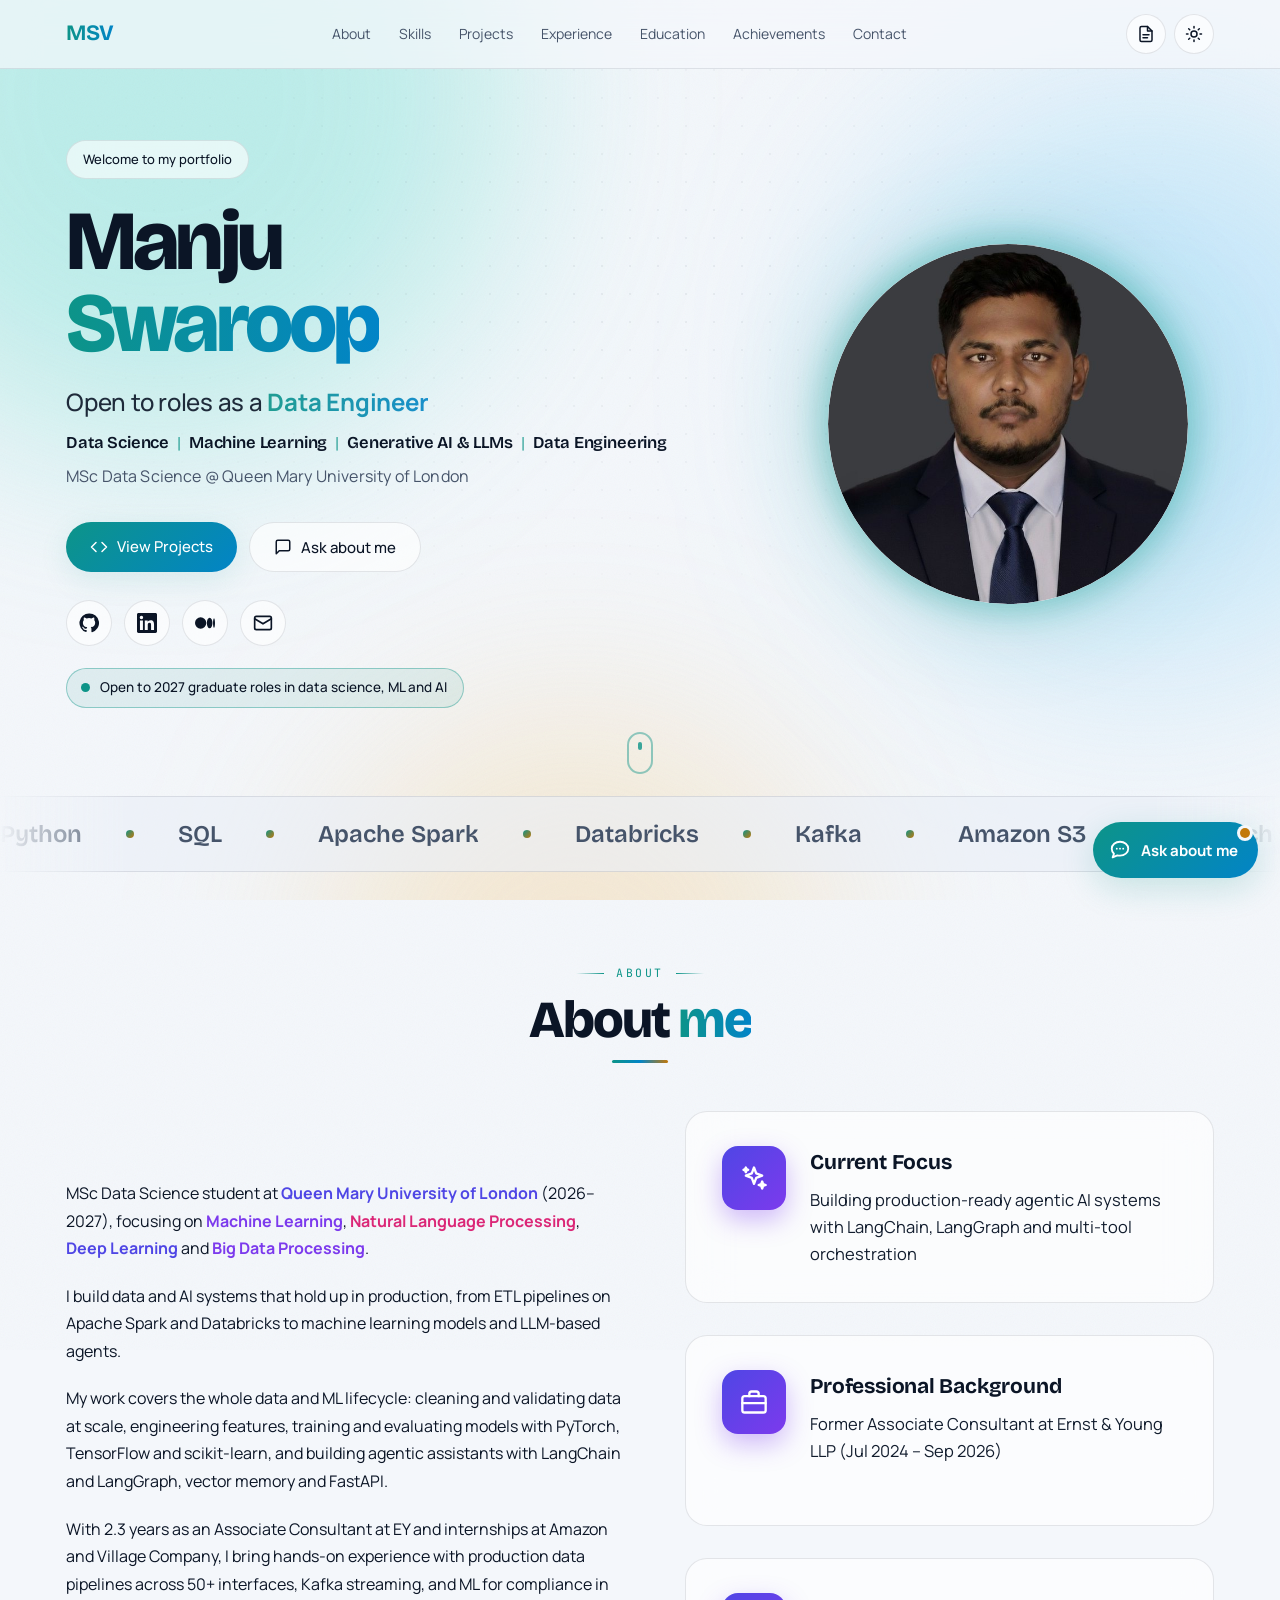
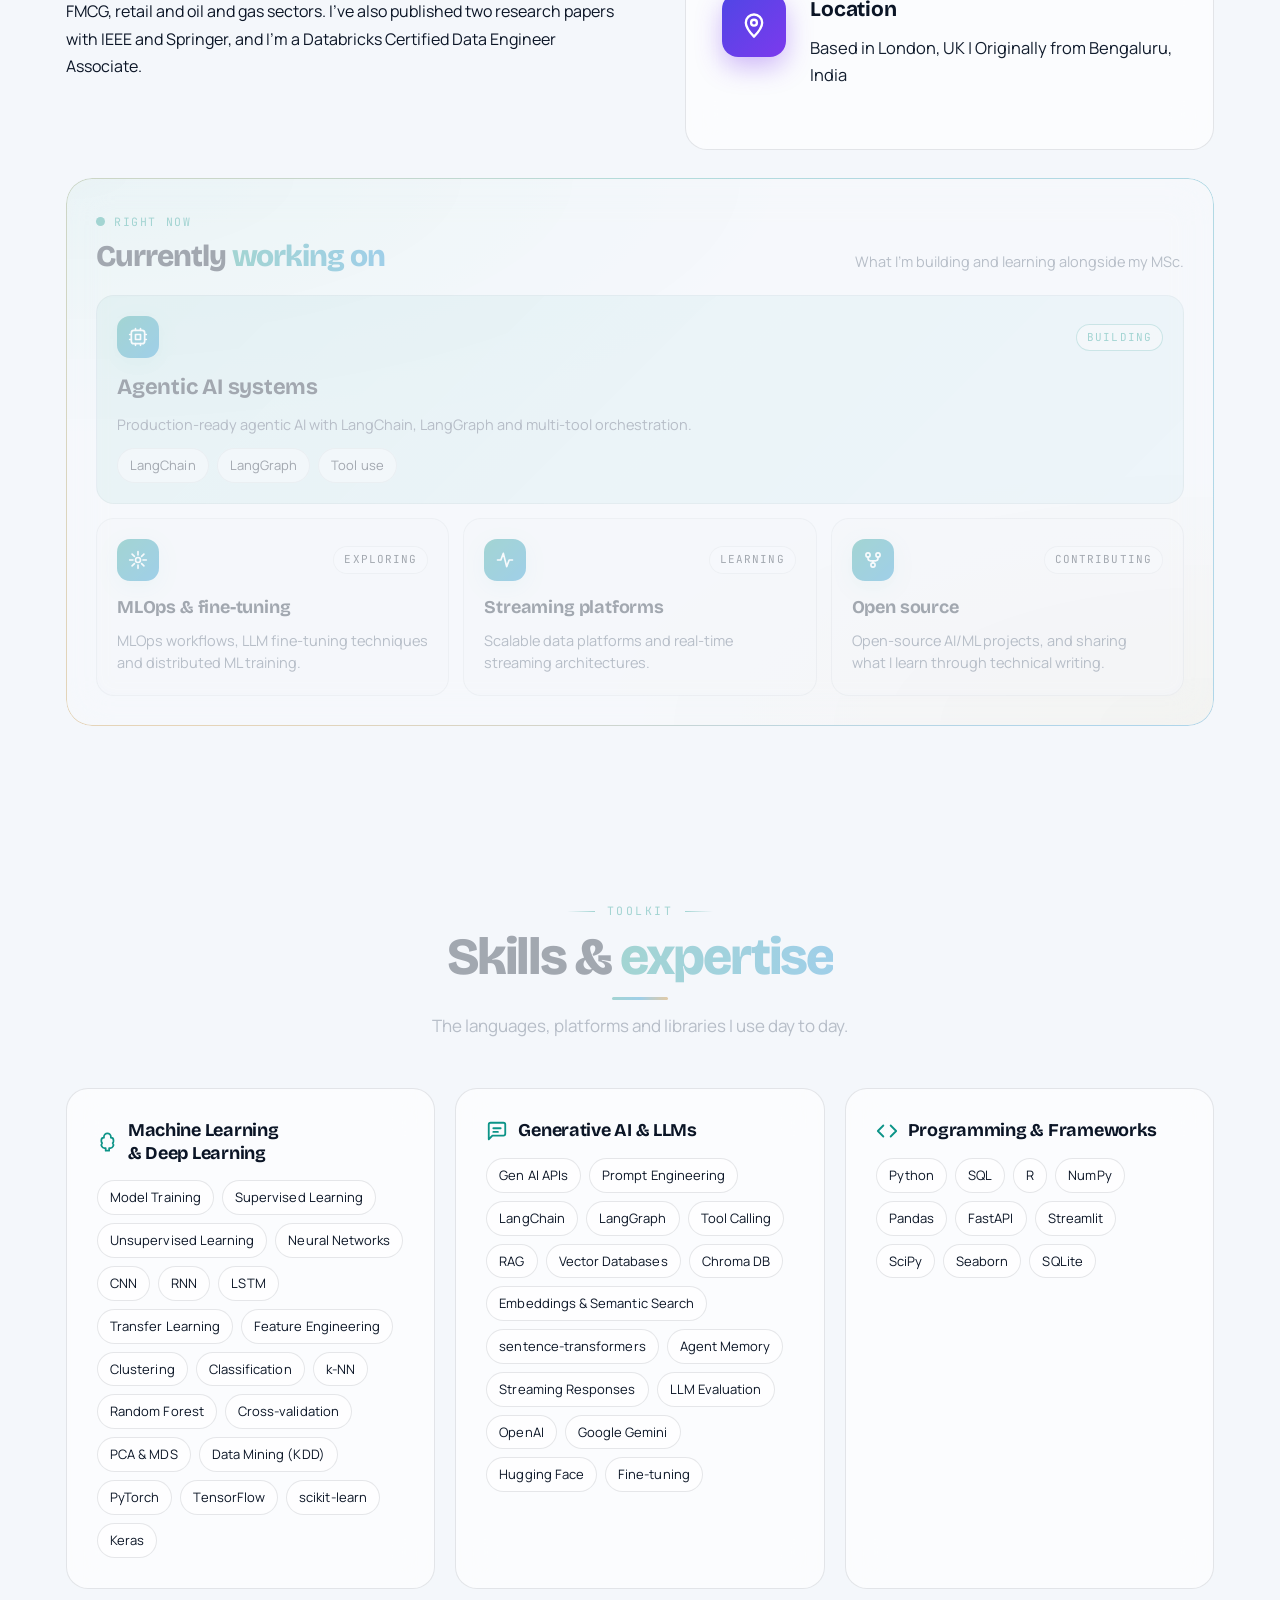
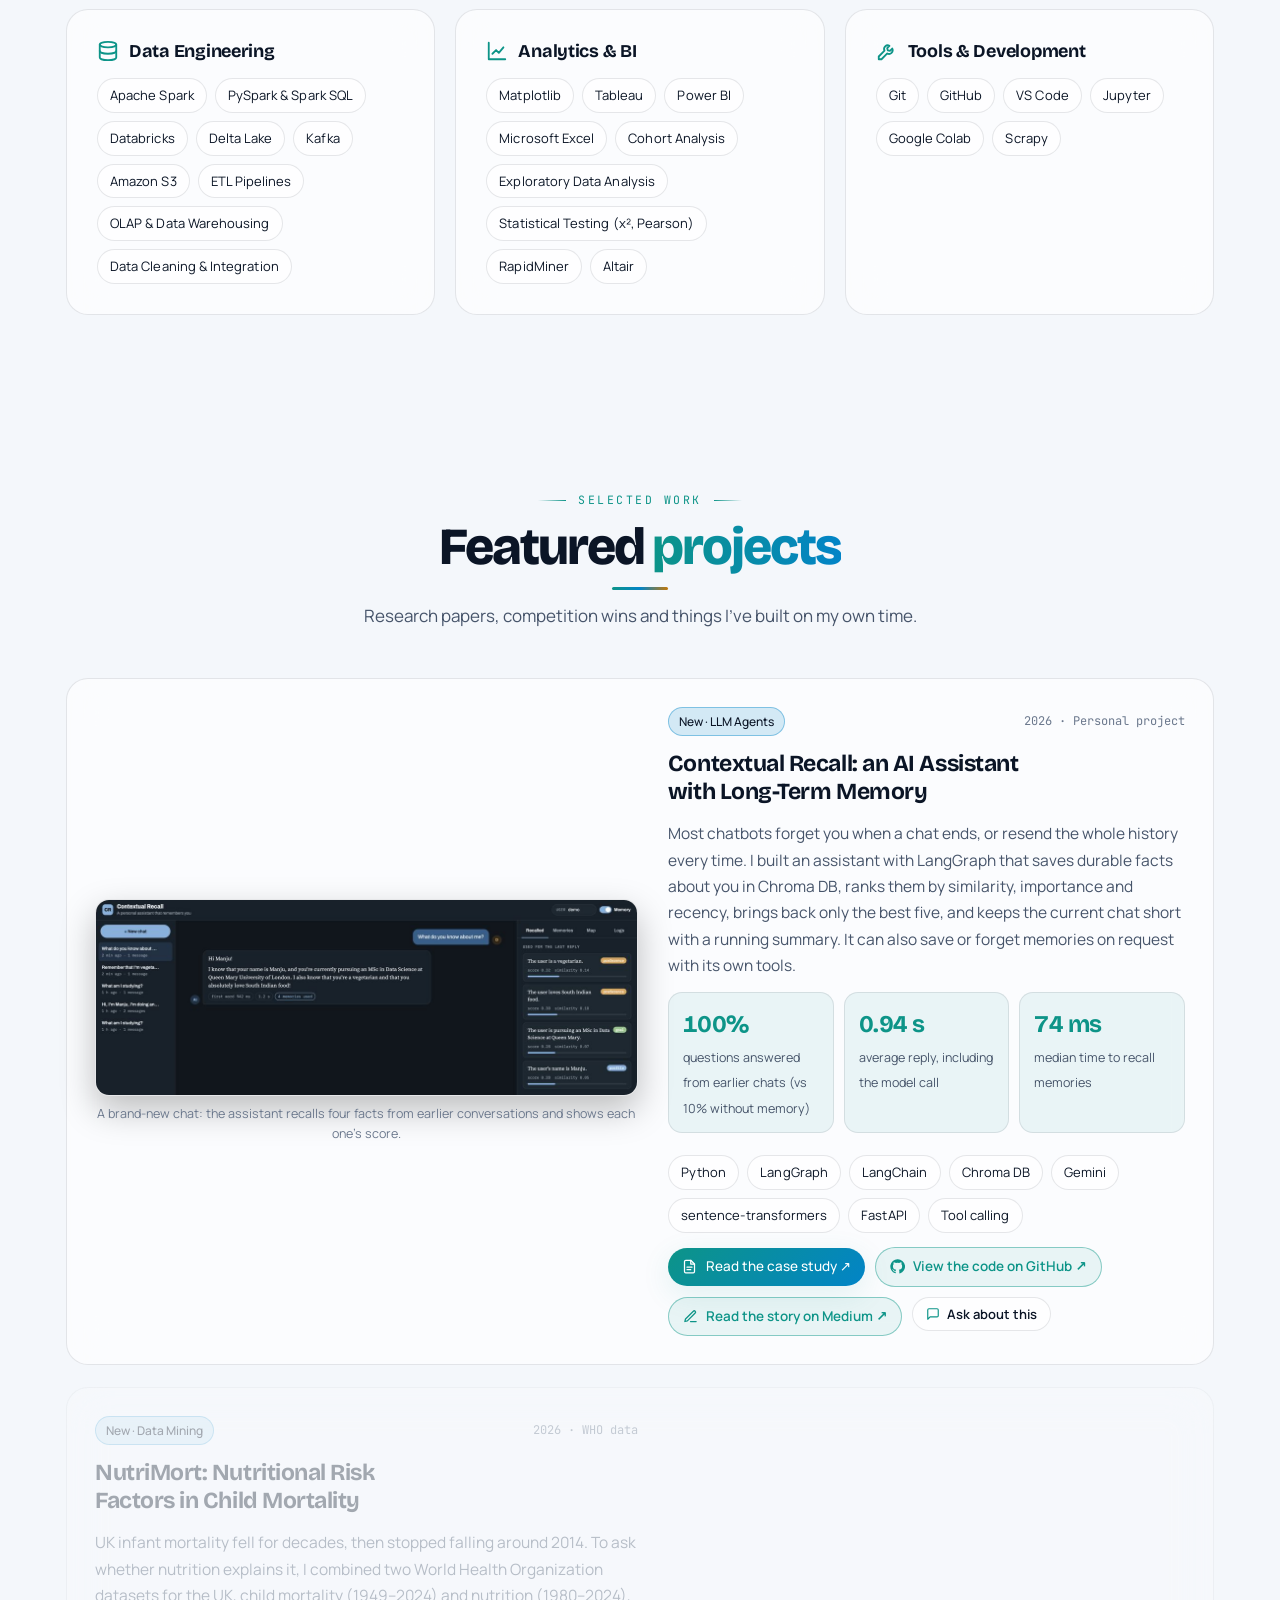
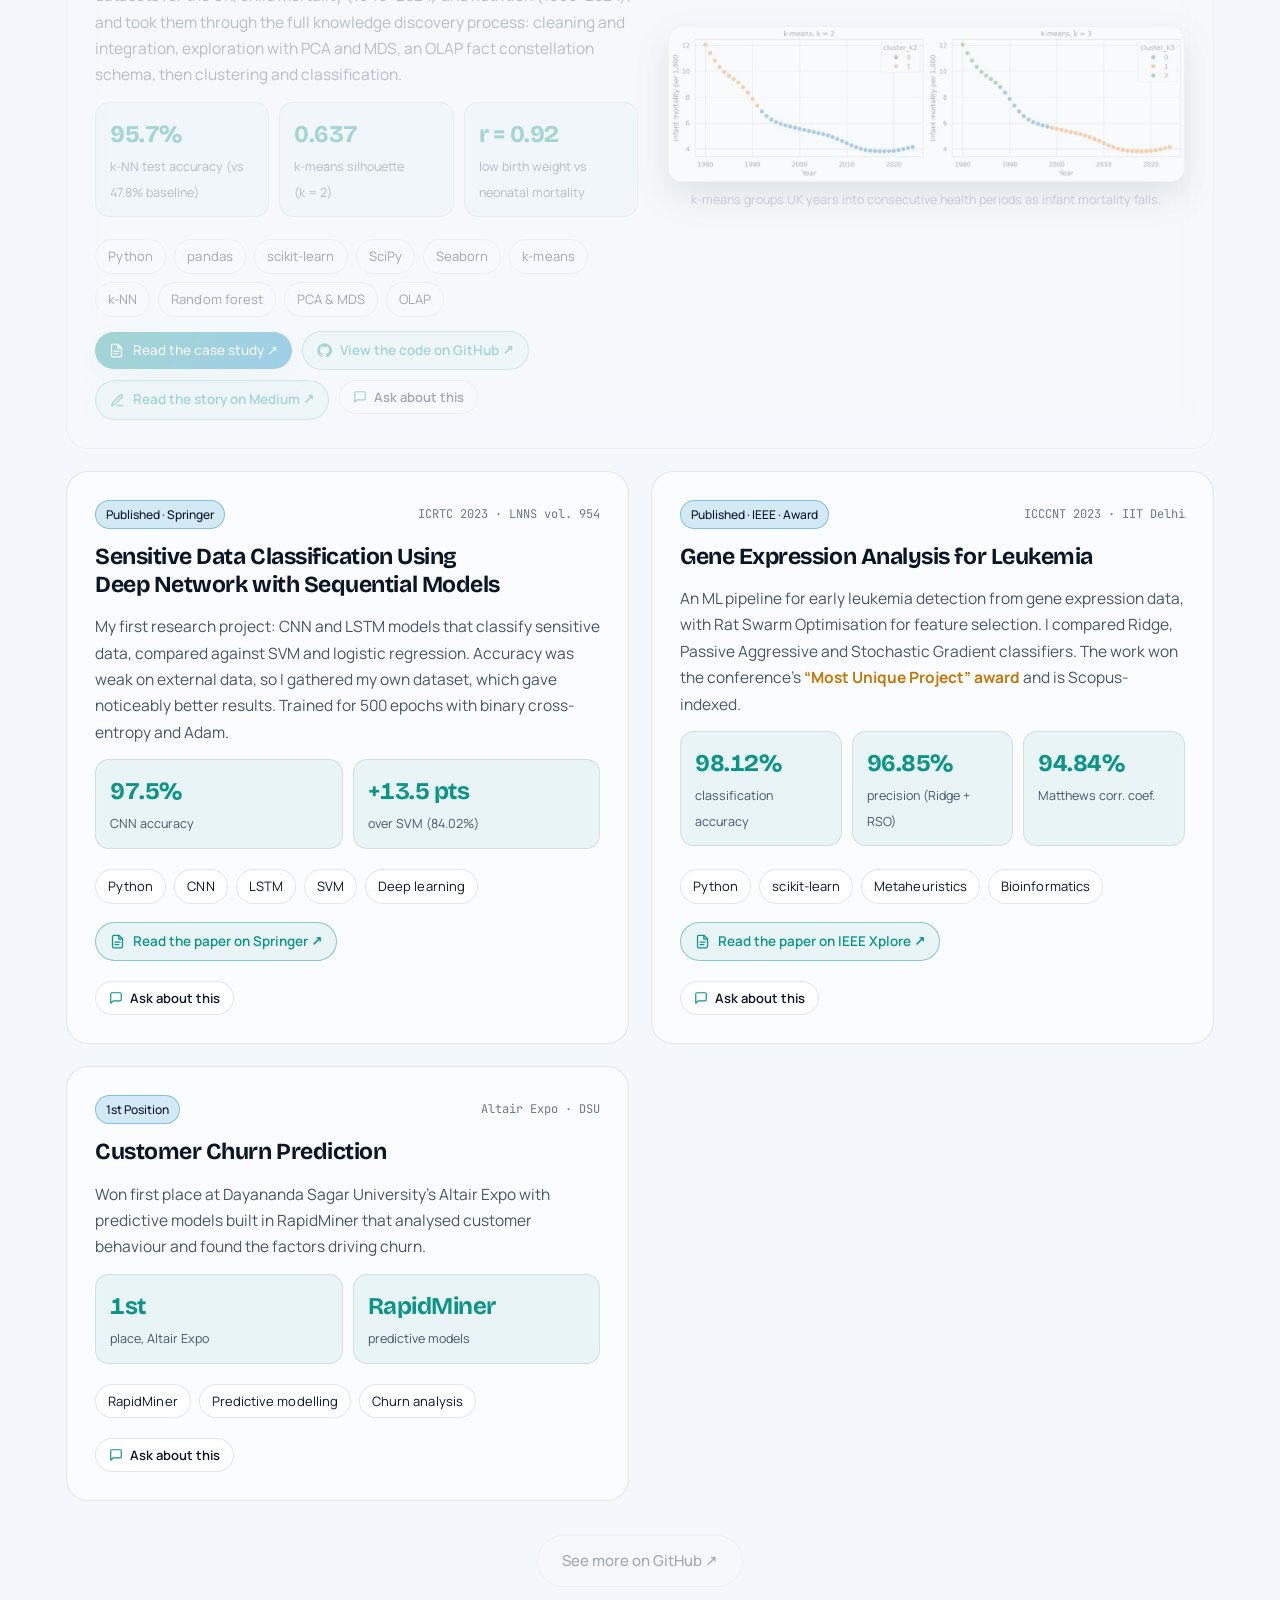
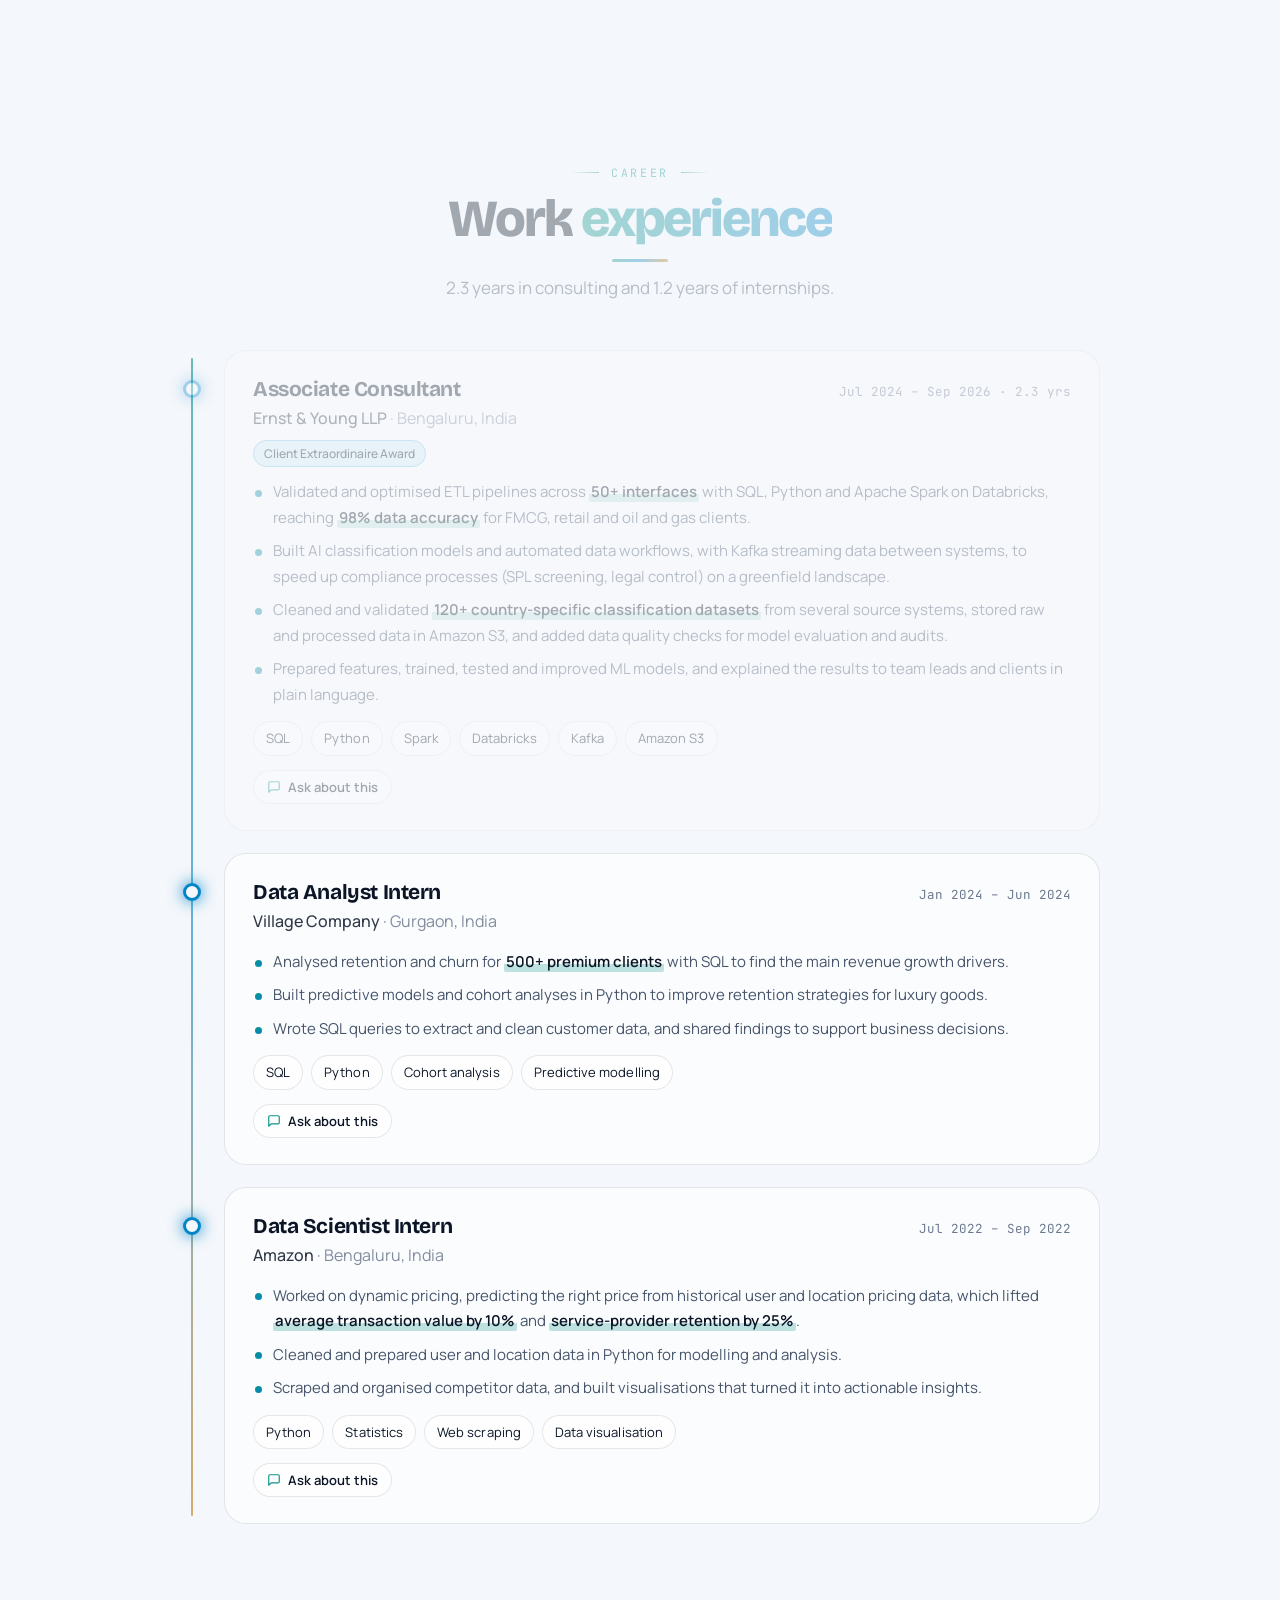
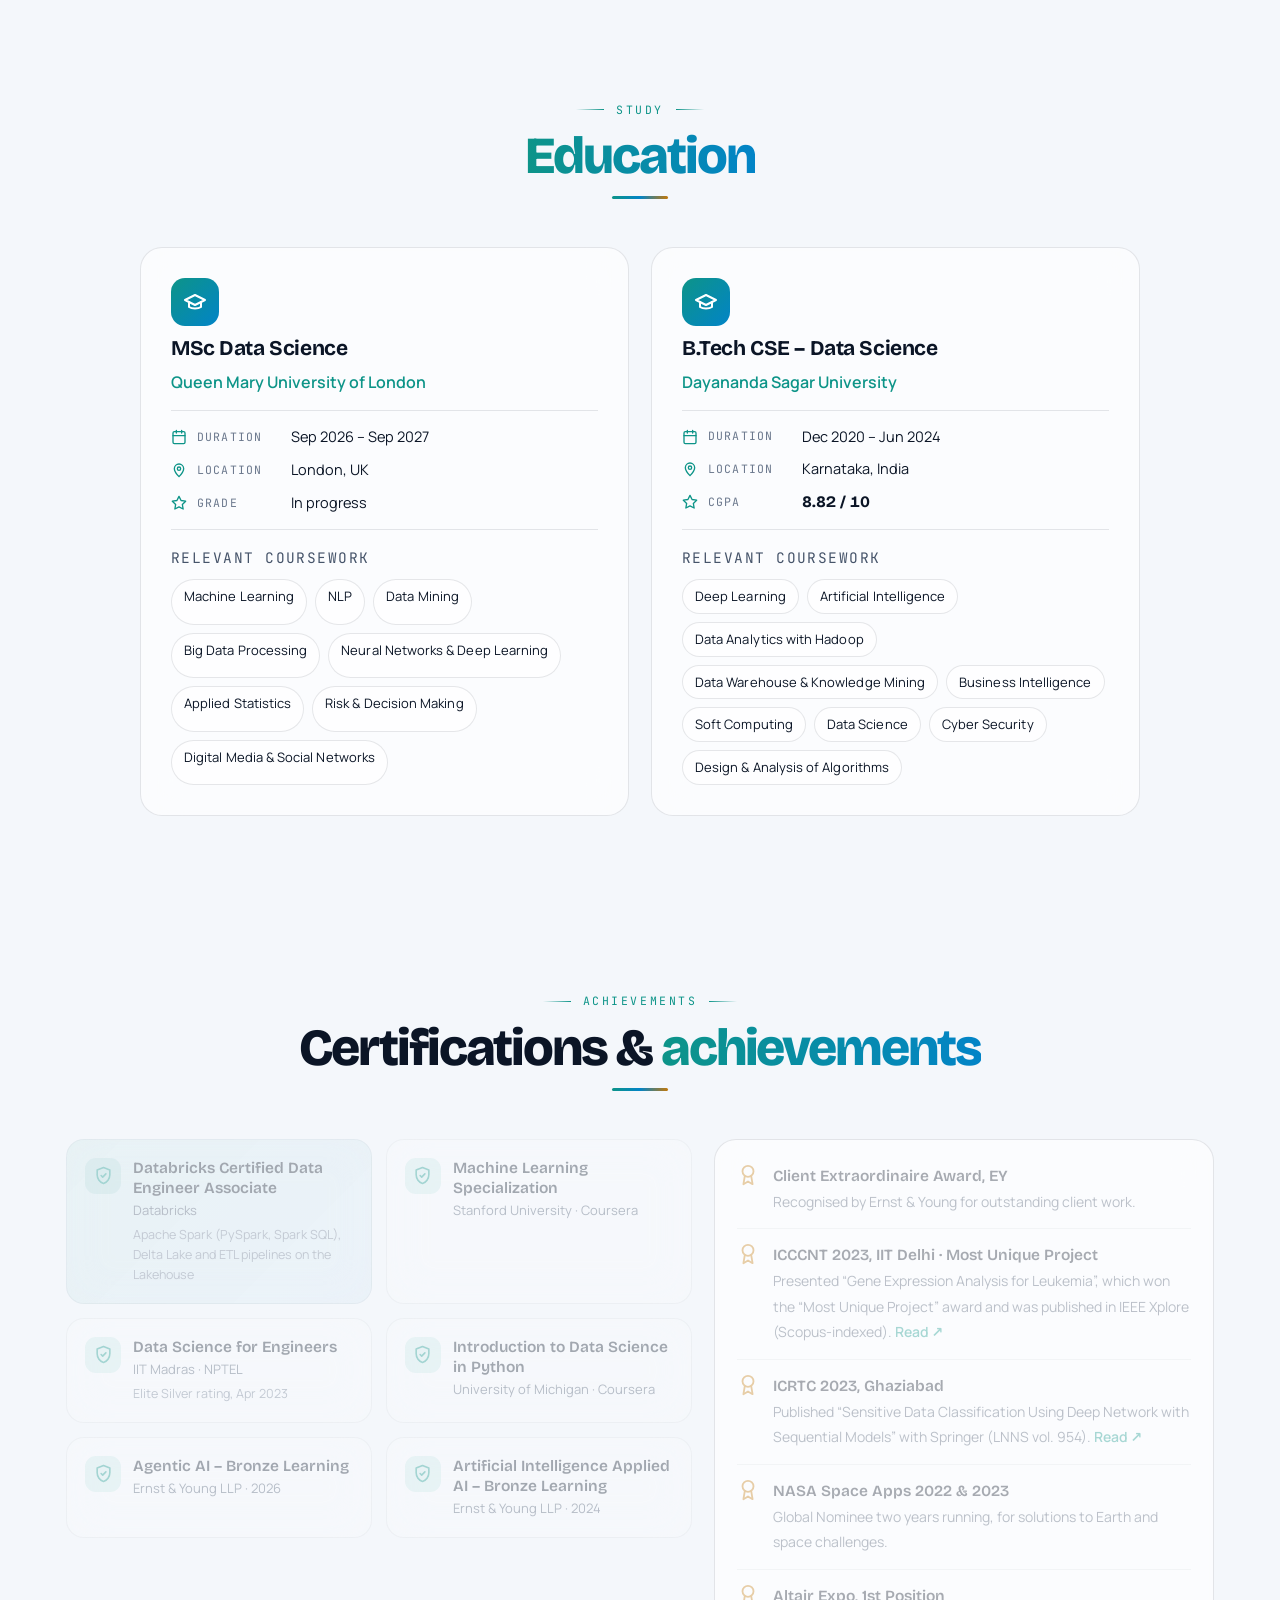
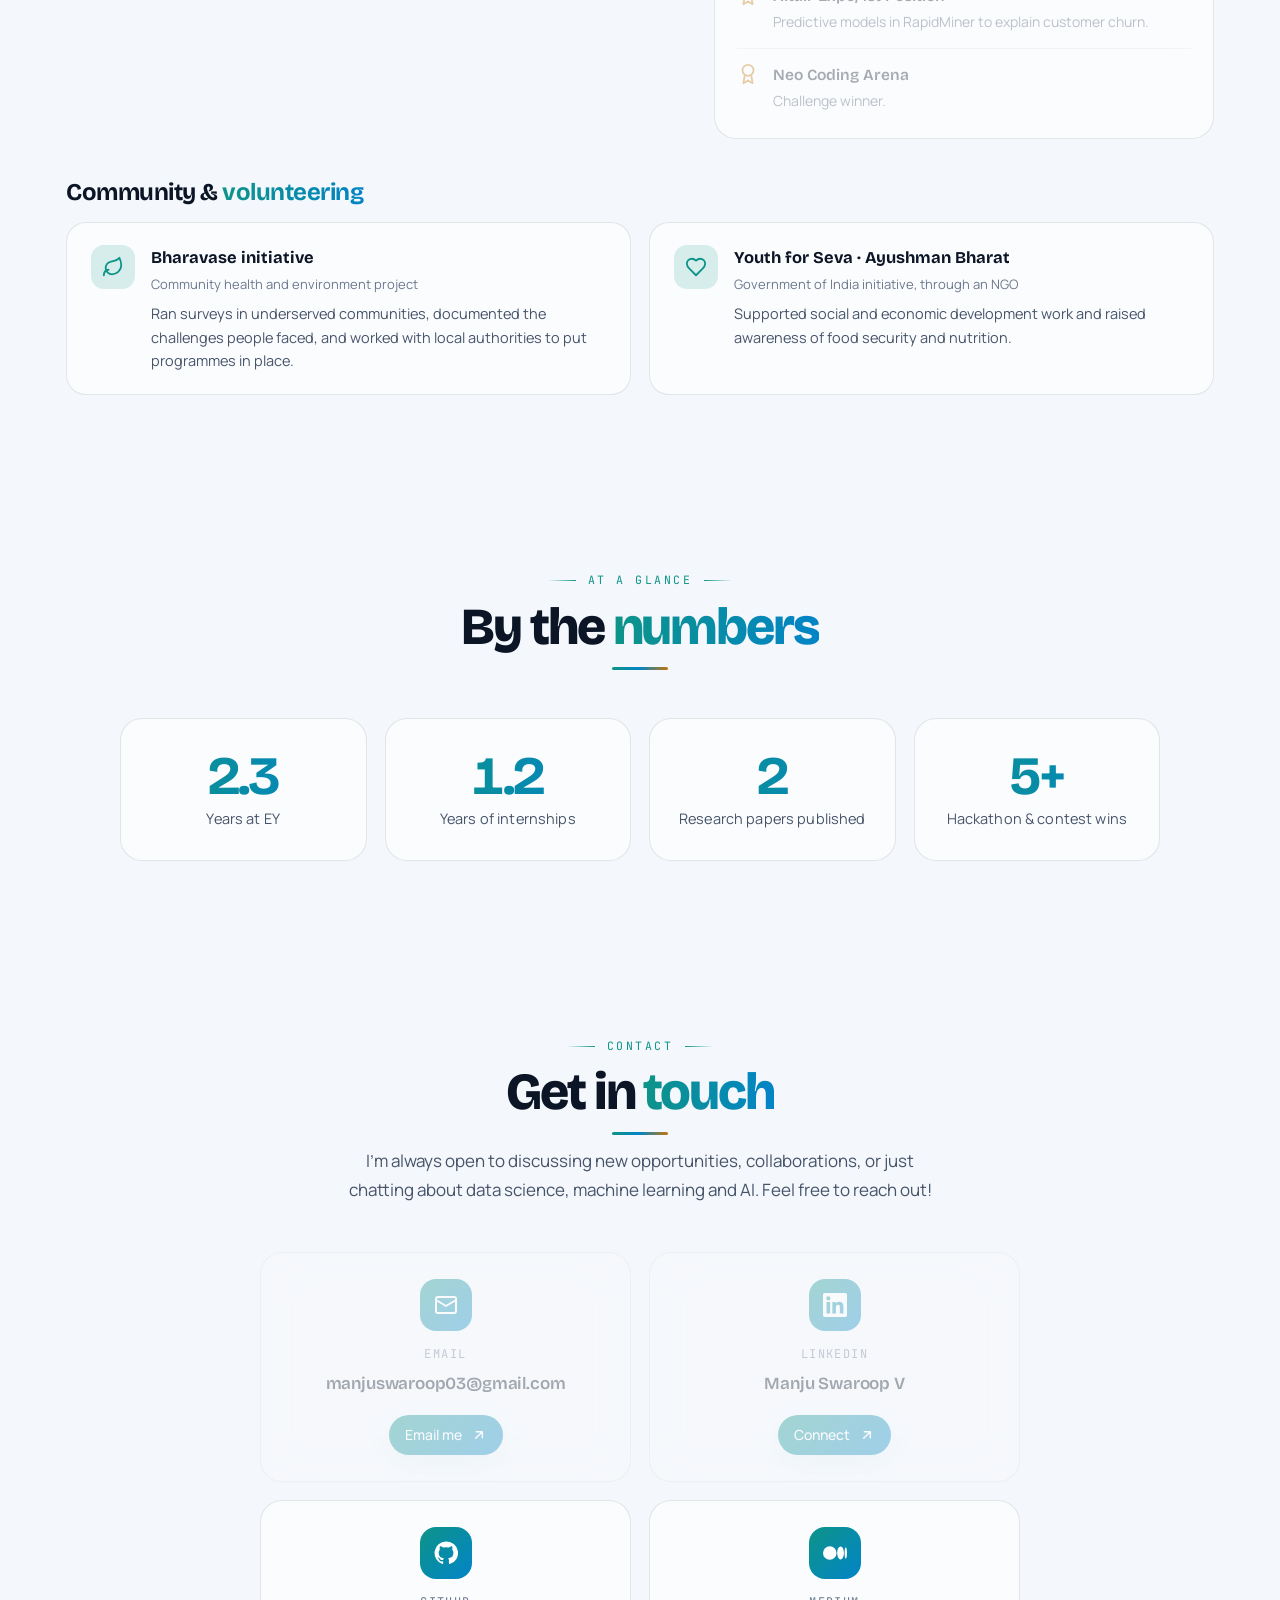
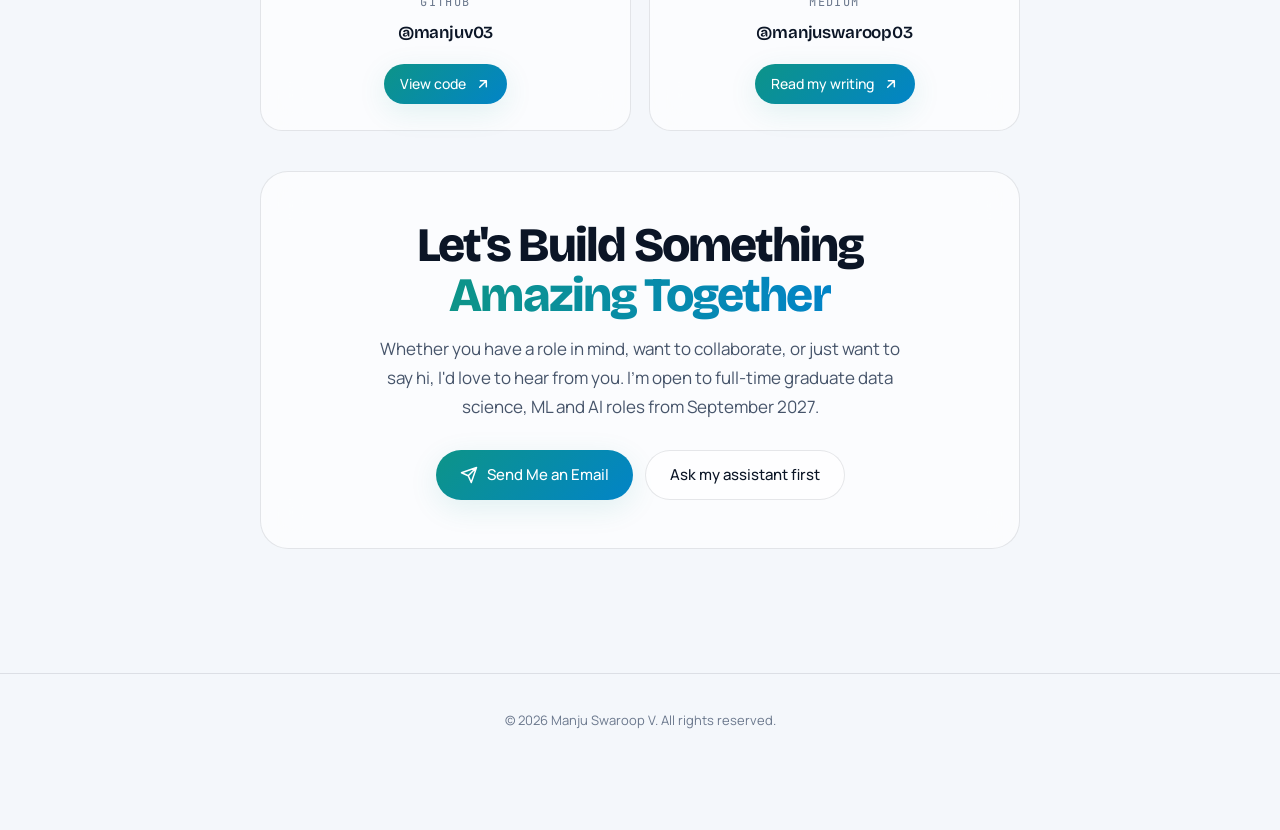
<file: index.html>
<!doctype html>
<html lang="en-GB">
<head>
<meta charset="utf-8">
<meta name="viewport" content="width=device-width, initial-scale=1, viewport-fit=cover">
<meta name="theme-color" content="#060a13">
<meta name="author" content="Manju Swaroop V">
<link rel="canonical" href="https://manjuv03.github.io/">
<meta property="og:type" content="profile">
<meta property="og:site_name" content="Manju Swaroop V">
<meta property="og:url" content="https://manjuv03.github.io/">
<meta property="og:title" content="Manju Swaroop V · Data Scientist, ML & AI">
<meta property="og:description" content="MSc Data Science at Queen Mary University of London. 2.3 years at EY, two published papers and Databricks certified. Open to 2027 graduate roles in data science, ML and AI.">
<meta property="og:image" content="https://manjuv03.github.io/assets/og-card.jpg">
<meta property="og:image:secure_url" content="https://manjuv03.github.io/assets/og-card.jpg">
<meta property="og:image:type" content="image/jpeg">
<meta property="og:image:width" content="1200">
<meta property="og:image:height" content="630">
<meta property="og:image:alt" content="Manju Swaroop: Data Scientist, ML and AI. MSc Data Science, Queen Mary University of London.">
<meta property="og:locale" content="en_GB">
<meta property="profile:first_name" content="Manju Swaroop">
<meta property="profile:last_name" content="V">
<meta name="twitter:card" content="summary_large_image">
<meta name="twitter:title" content="Manju Swaroop V · Data Scientist, ML & AI">
<meta name="twitter:description" content="MSc Data Science at Queen Mary University of London. Open to 2027 graduate roles in data science, ML and AI.">
<meta name="twitter:image" content="https://manjuv03.github.io/assets/og-card.jpg">
<link rel="icon" href="favicon.svg" type="image/svg+xml">
<title>Manju Swaroop V · Portfolio</title>
<meta name="description" content="Portfolio of Manju Swaroop V, MSc Data Science at Queen Mary University of London. Machine learning, LLM applications and data engineering.">
<link rel="preconnect" href="https://fonts.googleapis.com">
<link rel="preconnect" href="https://fonts.gstatic.com" crossorigin>
<link rel="stylesheet" href="https://fonts.googleapis.com/css2?family=Bricolage+Grotesque:opsz,wght@12..96,500;12..96,600;12..96,700;12..96,800&family=Manrope:wght@400;500;600;700&family=JetBrains+Mono:wght@400;500&display=swap">
<link rel="stylesheet" href="css/style.css?v=bf78cc09">

</head>
<body>
<div class="aurora" aria-hidden="true"><i></i><i></i><i></i></div><div class="dots" aria-hidden="true"></div><div class="grain" aria-hidden="true"></div>
<div id="cursor-glow" aria-hidden="true"></div>

<nav class="top" aria-label="Main"><span class="progress" id="progress" aria-hidden="true"></span>
  <div class="wrap">
    <a href="#home" class="logo gradient-text">MSV</a>
    <div class="links" id="links">
      <a href="#about">About</a><a href="#skills">Skills</a><a href="#projects">Projects</a>
      <a href="#experience">Experience</a><a href="#education">Education</a><a href="#achievements">Achievements</a><a href="#contact">Contact</a>
    </div>
    <div class="nav-right">
      <button class="icon-btn" data-resume aria-label="View resume"><svg viewBox="0 0 24 24" fill="none" stroke="currentColor" stroke-width="2" stroke-linecap="round" stroke-linejoin="round"><path d="M14 2H6a2 2 0 0 0-2 2v16a2 2 0 0 0 2 2h12a2 2 0 0 0 2-2V8z"/><path d="M14 2v6h6M8 13h8M8 17h6"/></svg></button>
      <button class="icon-btn" id="theme-btn" aria-label="Switch light or dark mode">
        <svg id="ic-sun" viewBox="0 0 24 24" fill="none" stroke="currentColor" stroke-width="2" stroke-linecap="round"><circle cx="12" cy="12" r="4"/><path d="M12 2v2M12 20v2M4.9 4.9l1.4 1.4M17.7 17.7l1.4 1.4M2 12h2M20 12h2M4.9 19.1l1.4-1.4M17.7 6.3l1.4-1.4"/></svg>
        <svg id="ic-moon" viewBox="0 0 24 24" fill="none" stroke="currentColor" stroke-width="2" stroke-linecap="round" hidden><path d="M21 12.8A9 9 0 1 1 11.2 3a7 7 0 0 0 9.8 9.8z"/></svg>
      </button>
      <button class="icon-btn menu-btn" id="menu-btn" aria-label="Open menu" aria-expanded="false" aria-controls="links">
        <svg viewBox="0 0 24 24" fill="none" stroke="currentColor" stroke-width="2" stroke-linecap="round"><path d="M4 7h16M4 12h16M4 17h16"/></svg>
      </button>
    </div>
  </div>
</nav>

<header class="hero" id="home">
  <div class="wrap hero-grid">
    <div>
      <span class="pill glass">Welcome to my portfolio</span>
      <h1>Manju<br><span class="gradient-text">Swaroop</span></h1>
      <p class="role">Open to roles as <span class="rot" id="rot" aria-live="off"><span class="on"><i class="art">a</i> <b class="gradient-text">Data Scientist</b></span><span><i class="art">a</i> <b class="gradient-text">Data Engineer</b></span><span><i class="art">an</i> <b class="gradient-text">ML Engineer</b></span><span><i class="art">an</i> <b class="gradient-text">AI Engineer</b></span></span></p>
      <p class="focus"><span>Data Science</span><i>|</i><span>Machine Learning</span><i>|</i><span>Generative AI &amp; LLMs</span><i>|</i><span>Data Engineering</span></p>
      <p class="sub">MSc Data Science @ Queen Mary University of London</p>
      <div class="cta">
        <a class="btn solid" href="#projects">
          <svg viewBox="0 0 24 24" fill="none" stroke="currentColor" stroke-width="2" stroke-linecap="round" stroke-linejoin="round"><path d="m16 18 6-6-6-6M8 6l-6 6 6 6"/></svg>View Projects</a>
        <button class="btn ghost" data-chat>
          <svg viewBox="0 0 24 24" fill="none" stroke="currentColor" stroke-width="2" stroke-linecap="round" stroke-linejoin="round"><path d="M21 15a2 2 0 0 1-2 2H7l-4 4V5a2 2 0 0 1 2-2h14a2 2 0 0 1 2 2z"/></svg>Ask about me</button>
      </div>
      <div class="socials">
        <a class="glass" href="https://github.com/manjuv03" target="_blank" rel="noopener" aria-label="GitHub">
          <svg viewBox="0 0 24 24" fill="currentColor"><path d="M12 .5a11.5 11.5 0 0 0-3.64 22.4c.58.1.79-.25.79-.56v-2c-3.2.7-3.88-1.37-3.88-1.37-.52-1.33-1.28-1.69-1.28-1.69-1.05-.71.08-.7.08-.7 1.16.08 1.77 1.19 1.77 1.19 1.03 1.77 2.7 1.26 3.36.96.1-.75.4-1.26.73-1.55-2.55-.29-5.24-1.28-5.24-5.68 0-1.26.45-2.28 1.19-3.09-.12-.29-.52-1.46.11-3.05 0 0 .97-.31 3.17 1.18a11 11 0 0 1 5.77 0c2.2-1.49 3.17-1.18 3.17-1.18.63 1.59.23 2.76.11 3.05.74.81 1.19 1.83 1.19 3.09 0 4.41-2.69 5.38-5.26 5.67.41.36.78 1.06.78 2.14v3.17c0 .31.21.67.8.56A11.5 11.5 0 0 0 12 .5z"/></svg></a>
        <a class="glass" href="https://www.linkedin.com/in/manju-swaroop-v" target="_blank" rel="noopener" aria-label="LinkedIn">
          <svg viewBox="0 0 24 24" fill="currentColor"><path d="M20.45 20.45h-3.56v-5.57c0-1.33-.02-3.04-1.85-3.04-1.85 0-2.14 1.45-2.14 2.94v5.67H9.35V9h3.41v1.56h.05c.48-.9 1.64-1.85 3.37-1.85 3.6 0 4.27 2.37 4.27 5.46v6.28zM5.34 7.43a2.06 2.06 0 1 1 0-4.13 2.06 2.06 0 0 1 0 4.13zM7.12 20.45H3.56V9h3.56v11.45zM22.22 0H1.77C.79 0 0 .77 0 1.73v20.54C0 23.23.79 24 1.77 24h20.45c.98 0 1.78-.77 1.78-1.73V1.73C24 .77 23.2 0 22.22 0z"/></svg></a>
        <a class="glass" href="https://medium.com/@manjuswaroop03" target="_blank" rel="noopener" aria-label="Medium">
          <svg viewBox="0 0 24 24" fill="currentColor"><path d="M13.54 12a6.8 6.8 0 0 1-6.77 6.82A6.8 6.8 0 0 1 0 12a6.8 6.8 0 0 1 6.77-6.82A6.8 6.8 0 0 1 13.54 12zm7.42 0c0 3.54-1.51 6.42-3.38 6.42-1.87 0-3.39-2.88-3.39-6.42s1.52-6.42 3.39-6.42 3.38 2.88 3.38 6.42M24 12c0 3.17-.53 5.75-1.19 5.75-.66 0-1.19-2.58-1.19-5.75s.53-5.75 1.19-5.75C23.47 6.25 24 8.83 24 12z"/></svg></a>
        <a class="glass" href="https://mail.google.com/mail/?view=cm&amp;fs=1&amp;to=manjuswaroop03@gmail.com&amp;su=Hello%20Manju" target="_blank" rel="noopener" aria-label="Email Manju in Gmail">
          <svg viewBox="0 0 24 24" fill="none" stroke="currentColor" stroke-width="2" stroke-linecap="round" stroke-linejoin="round"><rect x="2" y="4" width="20" height="16" rx="2"/><path d="m22 7-10 6L2 7"/></svg></a>
      </div>
      <p class="open-to"><span class="live" aria-hidden="true"></span>Open to 2027 graduate roles in data science, ML and AI</p>
    </div>
    <div class="avatar-wrap">
      <div class="avatar">
        <div class="avatar-inner"><img src="assets/profile.jpg" alt="Portrait of Manju Swaroop V" width="640" height="640"></div>
      </div>
    </div>
  </div>
  <a class="scroll-cue" href="#about" aria-label="Scroll to About"><span></span></a>
</header>

<div class="ribbon" aria-hidden="true"><div class="track"><span>Python</span><span>SQL</span><span>Apache Spark</span><span>Databricks</span><span>Kafka</span><span>Amazon S3</span><span>PyTorch</span><span>TensorFlow</span><span>scikit-learn</span><span>LangChain</span><span>LangGraph</span><span>Hugging Face</span><span>Tableau</span><span>Power BI</span><span>R</span><span>Python</span><span>SQL</span><span>Apache Spark</span><span>Databricks</span><span>Kafka</span><span>Amazon S3</span><span>PyTorch</span><span>TensorFlow</span><span>scikit-learn</span><span>LangChain</span><span>LangGraph</span><span>Hugging Face</span><span>Tableau</span><span>Power BI</span><span>R</span></div></div>

<section class="block" id="about">
  <div class="wrap">
    <div class="head reveal"><span class="kicker">About</span><h2>About <span class="gradient-text">me</span></h2></div>
    <div class="about">
      <div class="about-text reveal">
        <p>MSc Data Science student at <span class="h1">Queen Mary University of London</span> (2026–2027), focusing on <span class="h2">Machine Learning</span>, <span class="h3">Natural Language Processing</span>, <span class="h1">Deep Learning</span> and <span class="h2">Big Data Processing</span>.</p>
        <p>I build data and AI systems that hold up in production, from ETL pipelines on Apache Spark and Databricks to machine learning models and LLM-based agents.</p>
        <p>My work covers the whole data and ML lifecycle: cleaning and validating data at scale, engineering features, training and evaluating models with PyTorch, TensorFlow and scikit-learn, and building agentic assistants with LangChain and LangGraph, vector memory and FastAPI.</p>
        <p>With 2.3 years as an Associate Consultant at EY and internships at Amazon and Village Company, I bring hands-on experience with production data pipelines across 50+ interfaces, Kafka streaming, and ML for compliance in FMCG, retail and oil and gas sectors. I've also published two research papers with IEEE and Springer, and I'm a Databricks Certified Data Engineer Associate.</p>
      </div>
      <div class="facts facts2">
        <div class="fact2 glass hov reveal"><span class="fi"><svg viewBox="0 0 24 24" fill="none" stroke="currentColor" stroke-width="2" stroke-linecap="round" stroke-linejoin="round"><path d="M12 3l1.9 5.1L19 10l-5.1 1.9L12 17l-1.9-5.1L5 10l5.1-1.9z"/><path d="M19 15l.8 2.2L22 18l-2.2.8L19 21l-.8-2.2L16 18l2.2-.8z"/><path d="M5 3l.6 1.4L7 5l-1.4.6L5 7l-.6-1.4L3 5l1.4-.6z"/></svg></span><div><h3>Current Focus</h3><p>Building production-ready agentic AI systems with LangChain, LangGraph and multi-tool orchestration</p></div></div>
        <div class="fact2 glass hov reveal"><span class="fi"><svg viewBox="0 0 24 24" fill="none" stroke="currentColor" stroke-width="2" stroke-linecap="round" stroke-linejoin="round"><rect x="2" y="7" width="20" height="14" rx="2"/><path d="M16 7V5a2 2 0 0 0-2-2h-4a2 2 0 0 0-2 2v2M2 13h20"/></svg></span><div><h3>Professional Background</h3><p>Former Associate Consultant at Ernst &amp; Young LLP (Jul 2024 – Sep 2026)</p></div></div>
        <div class="fact2 glass hov reveal"><span class="fi"><svg viewBox="0 0 24 24" fill="none" stroke="currentColor" stroke-width="2" stroke-linecap="round" stroke-linejoin="round"><path d="M12 22s7-7.4 7-12a7 7 0 1 0-14 0c0 4.6 7 12 7 12z"/><circle cx="12" cy="10" r="2.5"/></svg></span><div><h3>Location</h3><p>Based in London, UK | Originally from Bengaluru, India</p></div></div>
      </div>
    </div>
    <div class="now reveal">
      <div class="now-head">
        <div><span class="now-k"><span class="live" aria-hidden="true"></span>Right now</span><h3>Currently <span class="gradient-text">working on</span></h3></div>
        <p>What I'm building and learning alongside my MSc.</p>
      </div>
      <ul class="now-list">
        <li class="now-item feat"><div class="now-top"><span class="ni"><svg viewBox="0 0 24 24" fill="none" stroke="currentColor" stroke-width="2" stroke-linecap="round" stroke-linejoin="round"><rect x="4" y="4" width="16" height="16" rx="3"/><path d="M9 9h6v6H9zM9 2v2M15 2v2M9 20v2M15 20v2M2 9h2M2 15h2M20 9h2M20 15h2"/></svg></span><span class="st">Building</span></div><b>Agentic AI systems</b><p>Production-ready agentic AI with LangChain, LangGraph and multi-tool orchestration.</p><div class="tags"><span class="tag">LangChain</span><span class="tag">LangGraph</span><span class="tag">Tool use</span></div></li>
        <li class="now-item"><div class="now-top"><span class="ni"><svg viewBox="0 0 24 24" fill="none" stroke="currentColor" stroke-width="2" stroke-linecap="round" stroke-linejoin="round"><path d="M12 2v4M12 18v4M4.9 4.9l2.8 2.8M16.3 16.3l2.8 2.8M2 12h4M18 12h4M4.9 19.1l2.8-2.8M16.3 7.7l2.8-2.8"/><circle cx="12" cy="12" r="3"/></svg></span><span class="st">Exploring</span></div><b>MLOps &amp; fine-tuning</b><p>MLOps workflows, LLM fine-tuning techniques and distributed ML training.</p></li>
        <li class="now-item"><div class="now-top"><span class="ni"><svg viewBox="0 0 24 24" fill="none" stroke="currentColor" stroke-width="2" stroke-linecap="round" stroke-linejoin="round"><path d="M3 12h4l3-8 4 16 3-8h4"/></svg></span><span class="st">Learning</span></div><b>Streaming platforms</b><p>Scalable data platforms and real-time streaming architectures.</p></li>
        <li class="now-item"><div class="now-top"><span class="ni"><svg viewBox="0 0 24 24" fill="none" stroke="currentColor" stroke-width="2" stroke-linecap="round" stroke-linejoin="round"><circle cx="6" cy="6" r="2.5"/><circle cx="18" cy="6" r="2.5"/><circle cx="12" cy="18" r="2.5"/><path d="M6 8.5v1.5a3 3 0 0 0 3 3h6a3 3 0 0 0 3-3V8.5M12 13v2.5"/></svg></span><span class="st">Contributing</span></div><b>Open source</b><p>Open-source AI/ML projects, and sharing what I learn through technical writing.</p></li>
      </ul>
    </div>
  </div>
</section>

<section class="block" id="skills">
  <div class="wrap">
    <div class="head reveal"><span class="kicker">Toolkit</span><h2>Skills &amp; <span class="gradient-text">expertise</span></h2><p>The languages, platforms and libraries I use day to day.</p></div>
    <div class="skills">
      <div class="card glass hov reveal"><h3><svg viewBox="0 0 24 24" fill="none" stroke="currentColor" stroke-width="2" stroke-linecap="round" stroke-linejoin="round"><path d="M12 2a4 4 0 0 1 4 4v1a3 3 0 0 1 3 3v1a3 3 0 0 1-1 2.2A3.5 3.5 0 0 1 15 19h-1v3h-4v-3H9a3.5 3.5 0 0 1-3-5.8A3 3 0 0 1 5 11v-1a3 3 0 0 1 3-3V6a4 4 0 0 1 4-4z"/></svg>Machine Learning &amp; Deep Learning</h3>
        <div class="tags"><span class="tag">Model Training</span><span class="tag">Supervised Learning</span><span class="tag">Unsupervised Learning</span><span class="tag">Neural Networks</span><span class="tag">CNN</span><span class="tag">RNN</span><span class="tag">LSTM</span><span class="tag">Transfer Learning</span><span class="tag">Feature Engineering</span><span class="tag">Clustering</span><span class="tag">Classification</span><span class="tag">k-NN</span><span class="tag">Random Forest</span><span class="tag">Cross-validation</span><span class="tag">PCA &amp; MDS</span><span class="tag">Data Mining (KDD)</span><span class="tag">PyTorch</span><span class="tag">TensorFlow</span><span class="tag">scikit-learn</span><span class="tag">Keras</span></div></div>
      <div class="card glass hov reveal"><h3><svg viewBox="0 0 24 24" fill="none" stroke="currentColor" stroke-width="2" stroke-linecap="round" stroke-linejoin="round"><path d="M21 15a2 2 0 0 1-2 2H7l-4 4V5a2 2 0 0 1 2-2h14a2 2 0 0 1 2 2z"/><path d="M8 9h8M8 13h5"/></svg>Generative AI &amp; LLMs</h3>
        <div class="tags"><span class="tag">Gen AI APIs</span><span class="tag">Prompt Engineering</span><span class="tag">LangChain</span><span class="tag">LangGraph</span><span class="tag">Tool Calling</span><span class="tag">RAG</span><span class="tag">Vector Databases</span><span class="tag">Chroma DB</span><span class="tag">Embeddings &amp; Semantic Search</span><span class="tag">sentence-transformers</span><span class="tag">Agent Memory</span><span class="tag">Streaming Responses</span><span class="tag">LLM Evaluation</span><span class="tag">OpenAI</span><span class="tag">Google Gemini</span><span class="tag">Hugging Face</span><span class="tag">Fine-tuning</span></div></div>
      <div class="card glass hov reveal"><h3><svg viewBox="0 0 24 24" fill="none" stroke="currentColor" stroke-width="2" stroke-linecap="round" stroke-linejoin="round"><path d="m16 18 6-6-6-6M8 6l-6 6 6 6"/></svg>Programming &amp; Frameworks</h3>
        <div class="tags"><span class="tag">Python</span><span class="tag">SQL</span><span class="tag">R</span><span class="tag">NumPy</span><span class="tag">Pandas</span><span class="tag">FastAPI</span><span class="tag">Streamlit</span><span class="tag">SciPy</span><span class="tag">Seaborn</span><span class="tag">SQLite</span></div></div>
      <div class="card glass hov reveal"><h3><svg viewBox="0 0 24 24" fill="none" stroke="currentColor" stroke-width="2" stroke-linecap="round" stroke-linejoin="round"><ellipse cx="12" cy="5" rx="9" ry="3"/><path d="M3 5v14c0 1.7 4 3 9 3s9-1.3 9-3V5"/><path d="M3 12c0 1.7 4 3 9 3s9-1.3 9-3"/></svg>Data Engineering</h3>
        <div class="tags"><span class="tag">Apache Spark</span><span class="tag">PySpark &amp; Spark SQL</span><span class="tag">Databricks</span><span class="tag">Delta Lake</span><span class="tag">Kafka</span><span class="tag">Amazon S3</span><span class="tag">ETL Pipelines</span><span class="tag">OLAP &amp; Data Warehousing</span><span class="tag">Data Cleaning &amp; Integration</span></div></div>
      <div class="card glass hov reveal"><h3><svg viewBox="0 0 24 24" fill="none" stroke="currentColor" stroke-width="2" stroke-linecap="round" stroke-linejoin="round"><path d="M3 3v18h18"/><path d="m7 15 4-4 3 3 5-6"/></svg>Analytics &amp; BI</h3>
        <div class="tags"><span class="tag">Matplotlib</span><span class="tag">Tableau</span><span class="tag">Power BI</span><span class="tag">Microsoft Excel</span><span class="tag">Cohort Analysis</span><span class="tag">Exploratory Data Analysis</span><span class="tag">Statistical Testing (χ², Pearson)</span><span class="tag">RapidMiner</span><span class="tag">Altair</span></div></div>
      <div class="card glass hov reveal"><h3><svg viewBox="0 0 24 24" fill="none" stroke="currentColor" stroke-width="2" stroke-linecap="round" stroke-linejoin="round"><path d="M14.7 6.3a4 4 0 0 0-5.4 5.4L3 18v3h3l6.3-6.3a4 4 0 0 0 5.4-5.4l-2.5 2.5-2.4-.6-.6-2.4z"/></svg>Tools &amp; Development</h3>
        <div class="tags"><span class="tag">Git</span><span class="tag">GitHub</span><span class="tag">VS Code</span><span class="tag">Jupyter</span><span class="tag">Google Colab</span><span class="tag">Scrapy</span></div></div>
    </div>
  </div>
</section>

<section class="block" id="projects">
  <div class="wrap">
    <div class="head reveal"><span class="kicker">Selected work</span><h2>Featured <span class="gradient-text">projects</span></h2><p>Research papers, competition wins and things I've built on my own time.</p></div>
    <div class="projects">
      <article class="proj glass hov reveal wide" id="recall">
        <figure class="pfig"><img id="recall-img" src="assets/contextual-recall.jpg" alt="The assistant in a new chat answering 'What do you know about me?', with a panel listing the four memories it recalled and their scores." loading="lazy" width="1100" height="396">
          <figcaption>A brand-new chat: the assistant recalls four facts from earlier conversations and shows each one's score.</figcaption></figure>
        <div class="pcol">
          <div class="meta"><span class="badge">New · LLM Agents</span><span class="when">2026 · Personal project</span></div>
          <h3>Contextual Recall: an AI Assistant with Long-Term Memory</h3>
          <p>Most chatbots forget you when a chat ends, or resend the whole history every time. I built an assistant with LangGraph that saves durable facts about you in Chroma DB, ranks them by similarity, importance and recency, brings back only the best five, and keeps the current chat short with a running summary. It can also save or forget memories on request with its own tools.</p>
          <div class="metrics"><div><b>100%</b><span>questions answered from earlier chats (vs 10% without memory)</span></div><div><b>0.94&nbsp;s</b><span>average reply, including the model call</span></div><div><b>74&nbsp;ms</b><span>median time to recall memories</span></div></div>
          <div class="tags"><span class="tag">Python</span><span class="tag">LangGraph</span><span class="tag">LangChain</span><span class="tag">Chroma DB</span><span class="tag">Gemini</span><span class="tag">sentence-transformers</span><span class="tag">FastAPI</span><span class="tag">Tool calling</span></div>
          <div class="pbtns"><a class="btn solid sm cs" href="https://manjuv03.github.io/contextual-recall/" target="_blank" rel="noopener"><svg viewBox="0 0 24 24" fill="none" stroke="currentColor" stroke-width="2" stroke-linecap="round" stroke-linejoin="round"><path d="M14 2H6a2 2 0 0 0-2 2v16a2 2 0 0 0 2 2h12a2 2 0 0 0 2-2V8z"/><path d="M14 2v6h6M8 13h8M8 17h6"/></svg>Read the case study ↗</a><a class="paper" href="https://github.com/manjuv03/Personalized-AI-Assistant-with-Contextual-Recall" target="_blank" rel="noopener"><svg viewBox="0 0 24 24" fill="currentColor"><path d="M12 .5a11.5 11.5 0 0 0-3.64 22.4c.58.1.79-.25.79-.56v-2c-3.2.7-3.88-1.37-3.88-1.37-.52-1.33-1.28-1.69-1.28-1.69-1.05-.71.08-.7.08-.7 1.16.08 1.77 1.19 1.77 1.19 1.03 1.77 2.7 1.26 3.36.96.1-.75.4-1.26.73-1.55-2.55-.29-5.24-1.28-5.24-5.68 0-1.26.45-2.28 1.19-3.09-.12-.29-.52-1.46.11-3.05 0 0 .97-.31 3.17 1.18a11 11 0 0 1 5.77 0c2.2-1.49 3.17-1.18 3.17-1.18.63 1.59.23 2.76.11 3.05.74.81 1.19 1.83 1.19 3.09 0 4.41-2.69 5.38-5.26 5.67.41.36.78 1.06.78 2.14v3.17c0 .31.21.67.8.56A11.5 11.5 0 0 0 12 .5z"/></svg>View the code on GitHub ↗</a><a class="paper" href="https://medium.com/@manjuswaroop03/i-gave-my-ai-assistant-a-long-term-memory-without-it-it-answered-10-of-questions-with-it-100-48af933c834a" target="_blank" rel="noopener"><svg viewBox="0 0 24 24" fill="none" stroke="currentColor" stroke-width="2" stroke-linecap="round" stroke-linejoin="round"><path d="M12 20h9"/><path d="M16.5 3.5a2.1 2.1 0 0 1 3 3L7 19l-4 1 1-4z"/></svg>Read the story on Medium ↗</a>
          <button type="button" class="ask-this" data-ask="Tell me about his AI assistant project" data-key="genai"><svg viewBox="0 0 24 24" fill="none" stroke="currentColor" stroke-width="2" stroke-linecap="round" stroke-linejoin="round"><path d="M21 15a2 2 0 0 1-2 2H7l-4 4V5a2 2 0 0 1 2-2h14a2 2 0 0 1 2 2z"/></svg>Ask about this</button></div>
        </div>
      </article>
      <article class="proj glass hov reveal wide" id="nutrimort">
        <div class="pcol">
          <div class="meta"><span class="badge">New · Data Mining</span><span class="when">2026 · WHO data</span></div>
          <h3>NutriMort: Nutritional Risk Factors in Child Mortality</h3>
          <p>UK infant mortality fell for decades, then stopped falling around 2014. To ask whether nutrition explains it, I combined two World Health Organization datasets for the UK, child mortality (1949–2024) and nutrition (1980–2024), and took them through the full knowledge discovery process: cleaning and integration, exploration with PCA and MDS, an OLAP fact constellation schema, then clustering and classification.</p>
          <div class="metrics"><div><b>95.7%</b><span>k-NN test accuracy (vs 47.8% baseline)</span></div><div><b>0.637</b><span>k-means silhouette (k&nbsp;=&nbsp;2)</span></div><div><b>r&nbsp;=&nbsp;0.92</b><span>low birth weight vs neonatal mortality</span></div></div>
          <div class="tags"><span class="tag">Python</span><span class="tag">pandas</span><span class="tag">scikit-learn</span><span class="tag">SciPy</span><span class="tag">Seaborn</span><span class="tag">k-means</span><span class="tag">k-NN</span><span class="tag">Random forest</span><span class="tag">PCA &amp; MDS</span><span class="tag">OLAP</span></div>
          <div class="pbtns"><a class="btn solid sm cs" href="https://manjuv03.github.io/nutrimort/" target="_blank" rel="noopener"><svg viewBox="0 0 24 24" fill="none" stroke="currentColor" stroke-width="2" stroke-linecap="round" stroke-linejoin="round"><path d="M14 2H6a2 2 0 0 0-2 2v16a2 2 0 0 0 2 2h12a2 2 0 0 0 2-2V8z"/><path d="M14 2v6h6M8 13h8M8 17h6"/></svg>Read the case study ↗</a><a class="paper" href="https://github.com/manjuv03/NutriMort" target="_blank" rel="noopener"><svg viewBox="0 0 24 24" fill="currentColor"><path d="M12 .5a11.5 11.5 0 0 0-3.64 22.4c.58.1.79-.25.79-.56v-2c-3.2.7-3.88-1.37-3.88-1.37-.52-1.33-1.28-1.69-1.28-1.69-1.05-.71.08-.7.08-.7 1.16.08 1.77 1.19 1.77 1.19 1.03 1.77 2.7 1.26 3.36.96.1-.75.4-1.26.73-1.55-2.55-.29-5.24-1.28-5.24-5.68 0-1.26.45-2.28 1.19-3.09-.12-.29-.52-1.46.11-3.05 0 0 .97-.31 3.17 1.18a11 11 0 0 1 5.77 0c2.2-1.49 3.17-1.18 3.17-1.18.63 1.59.23 2.76.11 3.05.74.81 1.19 1.83 1.19 3.09 0 4.41-2.69 5.38-5.26 5.67.41.36.78 1.06.78 2.14v3.17c0 .31.21.67.8.56A11.5 11.5 0 0 0 12 .5z"/></svg>View the code on GitHub ↗</a><a class="paper" href="https://medium.com/@manjuswaroop03/my-model-scored-95-7-then-a-model-that-only-knew-the-year-nearly-matched-it-cc8ef0c4a84b" target="_blank" rel="noopener"><svg viewBox="0 0 24 24" fill="none" stroke="currentColor" stroke-width="2" stroke-linecap="round" stroke-linejoin="round"><path d="M12 20h9"/><path d="M16.5 3.5a2.1 2.1 0 0 1 3 3L7 19l-4 1 1-4z"/></svg>Read the story on Medium ↗</a>
          <button type="button" class="ask-this" data-ask="Tell me about NutriMort" data-key="nutrimort"><svg viewBox="0 0 24 24" fill="none" stroke="currentColor" stroke-width="2" stroke-linecap="round" stroke-linejoin="round"><path d="M21 15a2 2 0 0 1-2 2H7l-4 4V5a2 2 0 0 1 2-2h14a2 2 0 0 1 2 2z"/></svg>Ask about this</button></div>
        </div>
        <figure class="pfig"><img id="nutrimort-img" src="assets/nutrimort-clusters.jpg" alt="Infant mortality per 1,000 in the UK from 1980 to 2024, coloured by k-means cluster: with two clusters the years split at 1991/1992, with three at 1987/1988 and 1998/1999." loading="lazy" width="1200" height="359">
          <figcaption>k-means groups UK years into consecutive health periods as infant mortality falls.</figcaption></figure>
      </article>
      <article class="proj glass hov reveal">
        <div class="meta"><span class="badge">Published · Springer</span><span class="when">ICRTC 2023 · LNNS vol. 954</span></div>
        <h3>Sensitive Data Classification Using Deep Network with Sequential Models</h3>
        <p>My first research project: CNN and LSTM models that classify sensitive data, compared against SVM and logistic regression. Accuracy was weak on external data, so I gathered my own dataset, which gave noticeably better results. Trained for 500 epochs with binary cross-entropy and Adam.</p>
        <div class="metrics"><div><b>97.5%</b><span>CNN accuracy</span></div><div><b>+13.5 pts</b><span>over SVM (84.02%)</span></div></div>
        <div class="tags"><span class="tag">Python</span><span class="tag">CNN</span><span class="tag">LSTM</span><span class="tag">SVM</span><span class="tag">Deep learning</span></div>
        <a class="paper" href="https://link.springer.com/chapter/10.1007/978-981-97-1724-8_34" target="_blank" rel="noopener"><svg viewBox="0 0 24 24" fill="none" stroke="currentColor" stroke-width="2" stroke-linecap="round" stroke-linejoin="round"><path d="M14 2H6a2 2 0 0 0-2 2v16a2 2 0 0 0 2 2h12a2 2 0 0 0 2-2V8z"/><path d="M14 2v6h6M8 13h8M8 17h6"/></svg>Read the paper on Springer ↗</a>
        <button type="button" class="ask-this" data-ask="Tell me about the sensitive data paper" data-key="paper_sdc"><svg viewBox="0 0 24 24" fill="none" stroke="currentColor" stroke-width="2" stroke-linecap="round" stroke-linejoin="round"><path d="M21 15a2 2 0 0 1-2 2H7l-4 4V5a2 2 0 0 1 2-2h14a2 2 0 0 1 2 2z"/></svg>Ask about this</button>
      </article>
      <article class="proj glass hov reveal">
        <div class="meta"><span class="badge">Published · IEEE · Award</span><span class="when">ICCCNT 2023 · IIT Delhi</span></div>
        <h3>Gene Expression Analysis for Leukemia</h3>
        <p>An ML pipeline for early leukemia detection from gene expression data, with Rat Swarm Optimisation for feature selection. I compared Ridge, Passive Aggressive and Stochastic Gradient classifiers. The work won the conference's <b class="award-inline">“Most Unique Project” award</b> and is Scopus-indexed.</p>
        <div class="metrics"><div><b>98.12%</b><span>classification accuracy</span></div><div><b>96.85%</b><span>precision (Ridge + RSO)</span></div><div><b>94.84%</b><span>Matthews corr. coef.</span></div></div>
        <div class="tags"><span class="tag">Python</span><span class="tag">scikit-learn</span><span class="tag">Metaheuristics</span><span class="tag">Bioinformatics</span></div>
        <a class="paper" href="https://ieeexplore.ieee.org/document/10307762" target="_blank" rel="noopener"><svg viewBox="0 0 24 24" fill="none" stroke="currentColor" stroke-width="2" stroke-linecap="round" stroke-linejoin="round"><path d="M14 2H6a2 2 0 0 0-2 2v16a2 2 0 0 0 2 2h12a2 2 0 0 0 2-2V8z"/><path d="M14 2v6h6M8 13h8M8 17h6"/></svg>Read the paper on IEEE Xplore ↗</a>
        <button type="button" class="ask-this" data-ask="Tell me about the leukemia paper" data-key="paper_gene"><svg viewBox="0 0 24 24" fill="none" stroke="currentColor" stroke-width="2" stroke-linecap="round" stroke-linejoin="round"><path d="M21 15a2 2 0 0 1-2 2H7l-4 4V5a2 2 0 0 1 2-2h14a2 2 0 0 1 2 2z"/></svg>Ask about this</button>
      </article>
      <article class="proj glass hov reveal">
        <div class="meta"><span class="badge">1st Position</span><span class="when">Altair Expo · DSU</span></div>
        <h3>Customer Churn Prediction</h3>
        <p>Won first place at Dayananda Sagar University's Altair Expo with predictive models built in RapidMiner that analysed customer behaviour and found the factors driving churn.</p>
        
        <div class="metrics"><div><b>1st</b><span>place, Altair Expo</span></div><div><b>RapidMiner</b><span>predictive models</span></div></div>
        <div class="tags"><span class="tag">RapidMiner</span><span class="tag">Predictive modelling</span><span class="tag">Churn analysis</span></div>
        <button type="button" class="ask-this" data-ask="Tell me about the churn prediction project" data-key="churn"><svg viewBox="0 0 24 24" fill="none" stroke="currentColor" stroke-width="2" stroke-linecap="round" stroke-linejoin="round"><path d="M21 15a2 2 0 0 1-2 2H7l-4 4V5a2 2 0 0 1 2-2h14a2 2 0 0 1 2 2z"/></svg>Ask about this</button>
      </article>
    </div>
    <div style="text-align:center;margin-top:34px" class="reveal"><a class="btn ghost" href="https://github.com/manjuv03" target="_blank" rel="noopener">See more on GitHub ↗</a></div>
  </div>
</section>

<section class="block" id="experience">
  <div class="wrap">
    <div class="head reveal"><span class="kicker">Career</span><h2>Work <span class="gradient-text">experience</span></h2><p>2.3 years in consulting and 1.2 years of internships.</p></div>
    <div class="timeline">
      <div class="job reveal"><span class="dot"></span><div class="card glass hov">
        <div class="job-top"><h3>Associate Consultant</h3><span class="dates">Jul 2024 – Sep 2026 · 2.3 yrs</span></div>
        <p class="org">Ernst &amp; Young LLP <span>· Bengaluru, India</span></p>
        <p class="award-pill"><span class="badge">Client Extraordinaire Award</span></p>
        <ul><li>Validated and optimised ETL pipelines across <b>50+ interfaces</b> with SQL, Python and Apache Spark on Databricks, reaching <b>98% data accuracy</b> for FMCG, retail and oil and gas clients.</li><li>Built AI classification models and automated data workflows, with Kafka streaming data between systems, to speed up compliance processes (SPL screening, legal control) on a greenfield landscape.</li><li>Cleaned and validated <b>120+ country-specific classification datasets</b> from several source systems, stored raw and processed data in Amazon S3, and added data quality checks for model evaluation and audits.</li><li>Prepared features, trained, tested and improved ML models, and explained the results to team leads and clients in plain language.</li></ul>
        <div class="tags job-tags"><span class="tag">SQL</span><span class="tag">Python</span><span class="tag">Spark</span><span class="tag">Databricks</span><span class="tag">Kafka</span><span class="tag">Amazon S3</span></div>
        <button type="button" class="ask-this" data-ask="What did he do at EY?" data-key="ey"><svg viewBox="0 0 24 24" fill="none" stroke="currentColor" stroke-width="2" stroke-linecap="round" stroke-linejoin="round"><path d="M21 15a2 2 0 0 1-2 2H7l-4 4V5a2 2 0 0 1 2-2h14a2 2 0 0 1 2 2z"/></svg>Ask about this</button></div></div>
      <div class="job reveal"><span class="dot"></span><div class="card glass hov">
        <div class="job-top"><h3>Data Analyst Intern</h3><span class="dates">Jan 2024 – Jun 2024</span></div>
        <p class="org">Village Company <span>· Gurgaon, India</span></p>
        <ul><li>Analysed retention and churn for <b>500+ premium clients</b> with SQL to find the main revenue growth drivers.</li><li>Built predictive models and cohort analyses in Python to improve retention strategies for luxury goods.</li><li>Wrote SQL queries to extract and clean customer data, and shared findings to support business decisions.</li></ul>
        <div class="tags job-tags"><span class="tag">SQL</span><span class="tag">Python</span><span class="tag">Cohort analysis</span><span class="tag">Predictive modelling</span></div>
        <button type="button" class="ask-this" data-ask="What did he do at Village Company?" data-key="village"><svg viewBox="0 0 24 24" fill="none" stroke="currentColor" stroke-width="2" stroke-linecap="round" stroke-linejoin="round"><path d="M21 15a2 2 0 0 1-2 2H7l-4 4V5a2 2 0 0 1 2-2h14a2 2 0 0 1 2 2z"/></svg>Ask about this</button></div></div>
      <div class="job reveal"><span class="dot"></span><div class="card glass hov">
        <div class="job-top"><h3>Data Scientist Intern</h3><span class="dates">Jul 2022 – Sep 2022</span></div>
        <p class="org">Amazon <span>· Bengaluru, India</span></p>
        <ul><li>Worked on dynamic pricing, predicting the right price from historical user and location pricing data, which lifted <b>average transaction value by 10%</b> and <b>service-provider retention by 25%</b>.</li><li>Cleaned and prepared user and location data in Python for modelling and analysis.</li><li>Scraped and organised competitor data, and built visualisations that turned it into actionable insights.</li></ul>
        <div class="tags job-tags"><span class="tag">Python</span><span class="tag">Statistics</span><span class="tag">Web scraping</span><span class="tag">Data visualisation</span></div>
        <button type="button" class="ask-this" data-ask="What did he do at Amazon?" data-key="amazon"><svg viewBox="0 0 24 24" fill="none" stroke="currentColor" stroke-width="2" stroke-linecap="round" stroke-linejoin="round"><path d="M21 15a2 2 0 0 1-2 2H7l-4 4V5a2 2 0 0 1 2-2h14a2 2 0 0 1 2 2z"/></svg>Ask about this</button></div></div>
    </div>
  </div>
</section>

<section class="block" id="education">
  <div class="wrap">
    <div class="head reveal"><span class="kicker">Study</span><h2><span class="gradient-text">Education</span></h2></div>
    <div class="edu">
      <div class="card glass hov reveal">
        <div class="icon"><svg viewBox="0 0 24 24" fill="none" stroke="currentColor" stroke-width="2" stroke-linecap="round" stroke-linejoin="round"><path d="M22 10 12 5 2 10l10 5 10-5z"/><path d="M6 12v5c3 2 9 2 12 0v-5"/></svg></div>
        <h3>MSc Data Science</h3>
        <p class="school">Queen Mary University of London</p>
        <ul class="edu-meta">
          <li><svg viewBox="0 0 24 24" fill="none" stroke="currentColor" stroke-width="2" stroke-linecap="round" stroke-linejoin="round"><rect x="3" y="4" width="18" height="18" rx="2"/><path d="M16 2v4M8 2v4M3 10h18"/></svg><span class="k">Duration</span><span class="v">Sep 2026 – Sep 2027</span></li>
          <li><svg viewBox="0 0 24 24" fill="none" stroke="currentColor" stroke-width="2" stroke-linecap="round" stroke-linejoin="round"><path d="M12 22s7-7.4 7-12a7 7 0 1 0-14 0c0 4.6 7 12 7 12z"/><circle cx="12" cy="10" r="2.5"/></svg><span class="k">Location</span><span class="v">London, UK</span></li>
          <li><svg viewBox="0 0 24 24" fill="none" stroke="currentColor" stroke-width="2" stroke-linecap="round" stroke-linejoin="round"><path d="m12 2 3.1 6.3 6.9 1-5 4.9 1.2 6.8L12 17.8 5.8 21l1.2-6.8-5-4.9 6.9-1z"/></svg><span class="k">Grade</span><span class="v">In progress</span></li>
        </ul>
        <p class="note">Relevant Coursework</p>
        <div class="tags"><span class="tag">Machine Learning</span><span class="tag">NLP</span><span class="tag">Data Mining</span><span class="tag">Big Data Processing</span><span class="tag">Neural Networks &amp; Deep Learning</span><span class="tag">Applied Statistics</span><span class="tag">Risk &amp; Decision Making</span><span class="tag">Digital Media &amp; Social Networks</span></div>
      </div>
      <div class="card glass hov reveal">
        <div class="icon"><svg viewBox="0 0 24 24" fill="none" stroke="currentColor" stroke-width="2" stroke-linecap="round" stroke-linejoin="round"><path d="M22 10 12 5 2 10l10 5 10-5z"/><path d="M6 12v5c3 2 9 2 12 0v-5"/></svg></div>
        <h3>B.Tech CSE – Data Science</h3>
        <p class="school">Dayananda Sagar University</p>
        <ul class="edu-meta">
          <li><svg viewBox="0 0 24 24" fill="none" stroke="currentColor" stroke-width="2" stroke-linecap="round" stroke-linejoin="round"><rect x="3" y="4" width="18" height="18" rx="2"/><path d="M16 2v4M8 2v4M3 10h18"/></svg><span class="k">Duration</span><span class="v">Dec 2020 – Jun 2024</span></li>
          <li><svg viewBox="0 0 24 24" fill="none" stroke="currentColor" stroke-width="2" stroke-linecap="round" stroke-linejoin="round"><path d="M12 22s7-7.4 7-12a7 7 0 1 0-14 0c0 4.6 7 12 7 12z"/><circle cx="12" cy="10" r="2.5"/></svg><span class="k">Location</span><span class="v">Karnataka, India</span></li>
          <li><svg viewBox="0 0 24 24" fill="none" stroke="currentColor" stroke-width="2" stroke-linecap="round" stroke-linejoin="round"><path d="m12 2 3.1 6.3 6.9 1-5 4.9 1.2 6.8L12 17.8 5.8 21l1.2-6.8-5-4.9 6.9-1z"/></svg><span class="k">CGPA</span><span class="v"><b>8.82 / 10</b></span></li>
        </ul>
        <p class="note">Relevant Coursework</p>
        <div class="tags"><span class="tag">Deep Learning</span><span class="tag">Artificial Intelligence</span><span class="tag">Data Analytics with Hadoop</span><span class="tag">Data Warehouse &amp; Knowledge Mining</span><span class="tag">Business Intelligence</span><span class="tag">Soft Computing</span><span class="tag">Data Science</span><span class="tag">Cyber Security</span><span class="tag">Design &amp; Analysis of Algorithms</span></div>
      </div>
    </div>
  </div>
</section>

<section class="block" id="achievements">
  <div class="wrap">
    <div class="head reveal"><span class="kicker">Achievements</span><h2>Certifications &amp; <span class="gradient-text">achievements</span></h2></div>
    <div class="cred">
      <div class="certs">
        <div class="cert glass hov reveal star"><span class="ci"><svg viewBox="0 0 24 24" fill="none" stroke="currentColor" stroke-width="2" stroke-linecap="round" stroke-linejoin="round"><path d="M9 12l2 2 4-4"/><path d="M12 2 4 5v6c0 5 3.4 9.7 8 11 4.6-1.3 8-6 8-11V5z"/></svg></span><div><b>Databricks Certified Data Engineer Associate</b><span class="by">Databricks</span><span class="nt">Apache Spark (PySpark, Spark SQL), Delta Lake and ETL pipelines on the Lakehouse</span></div></div>
        <div class="cert glass hov reveal"><span class="ci"><svg viewBox="0 0 24 24" fill="none" stroke="currentColor" stroke-width="2" stroke-linecap="round" stroke-linejoin="round"><path d="M9 12l2 2 4-4"/><path d="M12 2 4 5v6c0 5 3.4 9.7 8 11 4.6-1.3 8-6 8-11V5z"/></svg></span><div><b>Machine Learning Specialization</b><span class="by">Stanford University · Coursera</span></div></div>
        <div class="cert glass hov reveal"><span class="ci"><svg viewBox="0 0 24 24" fill="none" stroke="currentColor" stroke-width="2" stroke-linecap="round" stroke-linejoin="round"><path d="M9 12l2 2 4-4"/><path d="M12 2 4 5v6c0 5 3.4 9.7 8 11 4.6-1.3 8-6 8-11V5z"/></svg></span><div><b>Data Science for Engineers</b><span class="by">IIT Madras · NPTEL</span><span class="nt">Elite Silver rating, Apr 2023</span></div></div>
        <div class="cert glass hov reveal"><span class="ci"><svg viewBox="0 0 24 24" fill="none" stroke="currentColor" stroke-width="2" stroke-linecap="round" stroke-linejoin="round"><path d="M9 12l2 2 4-4"/><path d="M12 2 4 5v6c0 5 3.4 9.7 8 11 4.6-1.3 8-6 8-11V5z"/></svg></span><div><b>Introduction to Data Science in Python</b><span class="by">University of Michigan · Coursera</span></div></div>
        <div class="cert glass hov reveal"><span class="ci"><svg viewBox="0 0 24 24" fill="none" stroke="currentColor" stroke-width="2" stroke-linecap="round" stroke-linejoin="round"><path d="M9 12l2 2 4-4"/><path d="M12 2 4 5v6c0 5 3.4 9.7 8 11 4.6-1.3 8-6 8-11V5z"/></svg></span><div><b>Agentic AI – Bronze Learning</b><span class="by">Ernst &amp; Young LLP · 2026</span></div></div>
        <div class="cert glass hov reveal"><span class="ci"><svg viewBox="0 0 24 24" fill="none" stroke="currentColor" stroke-width="2" stroke-linecap="round" stroke-linejoin="round"><path d="M9 12l2 2 4-4"/><path d="M12 2 4 5v6c0 5 3.4 9.7 8 11 4.6-1.3 8-6 8-11V5z"/></svg></span><div><b>Artificial Intelligence Applied AI – Bronze Learning</b><span class="by">Ernst &amp; Young LLP · 2024</span></div></div>
      </div>
      <ul class="awards glass">
        <li class="reveal"><span class="ai"><svg viewBox="0 0 24 24" fill="none" stroke="currentColor" stroke-width="2" stroke-linecap="round" stroke-linejoin="round"><circle cx="12" cy="8" r="6"/><path d="M15.5 13.2 17 22l-5-3-5 3 1.5-8.8"/></svg></span><div><b>Client Extraordinaire Award, EY</b><span>Recognised by Ernst &amp; Young for outstanding client work.</span></div></li>
        <li class="reveal"><span class="ai"><svg viewBox="0 0 24 24" fill="none" stroke="currentColor" stroke-width="2" stroke-linecap="round" stroke-linejoin="round"><circle cx="12" cy="8" r="6"/><path d="M15.5 13.2 17 22l-5-3-5 3 1.5-8.8"/></svg></span><div><b>ICCCNT 2023, IIT Delhi · Most Unique Project</b><span>Presented “Gene Expression Analysis for Leukemia”, which won the “Most Unique Project” award and was published in IEEE Xplore (Scopus-indexed). <a href="https://ieeexplore.ieee.org/document/10307762" target="_blank" rel="noopener">Read ↗</a></span></div></li>
        <li class="reveal"><span class="ai"><svg viewBox="0 0 24 24" fill="none" stroke="currentColor" stroke-width="2" stroke-linecap="round" stroke-linejoin="round"><circle cx="12" cy="8" r="6"/><path d="M15.5 13.2 17 22l-5-3-5 3 1.5-8.8"/></svg></span><div><b>ICRTC 2023, Ghaziabad</b><span>Published “Sensitive Data Classification Using Deep Network with Sequential Models” with Springer (LNNS vol. 954). <a href="https://link.springer.com/chapter/10.1007/978-981-97-1724-8_34" target="_blank" rel="noopener">Read ↗</a></span></div></li>
        <li class="reveal"><span class="ai"><svg viewBox="0 0 24 24" fill="none" stroke="currentColor" stroke-width="2" stroke-linecap="round" stroke-linejoin="round"><circle cx="12" cy="8" r="6"/><path d="M15.5 13.2 17 22l-5-3-5 3 1.5-8.8"/></svg></span><div><b>NASA Space Apps 2022 &amp; 2023</b><span>Global Nominee two years running, for solutions to Earth and space challenges.</span></div></li>
        <li class="reveal"><span class="ai"><svg viewBox="0 0 24 24" fill="none" stroke="currentColor" stroke-width="2" stroke-linecap="round" stroke-linejoin="round"><circle cx="12" cy="8" r="6"/><path d="M15.5 13.2 17 22l-5-3-5 3 1.5-8.8"/></svg></span><div><b>Altair Expo, 1st Position</b><span>Predictive models in RapidMiner to explain customer churn.</span></div></li>
        <li class="reveal"><span class="ai"><svg viewBox="0 0 24 24" fill="none" stroke="currentColor" stroke-width="2" stroke-linecap="round" stroke-linejoin="round"><circle cx="12" cy="8" r="6"/><path d="M15.5 13.2 17 22l-5-3-5 3 1.5-8.8"/></svg></span><div><b>Neo Coding Arena</b><span>Challenge winner.</span></div></li>
      </ul>
    </div>
    <div class="vol reveal">
      <h3 class="vol-h">Community &amp; <span class="gradient-text">volunteering</span></h3>
      <div class="vol-grid">
        <div class="vcard glass hov"><span class="vi"><svg viewBox="0 0 24 24" fill="none" stroke="currentColor" stroke-width="2" stroke-linecap="round" stroke-linejoin="round"><path d="M11 20A7 7 0 0 1 9.8 6.1C15.5 5 17 4.5 19 2c1 2 2 4.2 2 8 0 5.5-4.8 10-10 10z"/><path d="M2 21c0-3 1.9-5.4 5.1-6"/></svg></span>
          <div><b>Bharavase initiative</b><span class="vorg">Community health and environment project</span>
          <p>Ran surveys in underserved communities, documented the challenges people faced, and worked with local authorities to put programmes in place.</p></div></div>
        <div class="vcard glass hov"><span class="vi"><svg viewBox="0 0 24 24" fill="none" stroke="currentColor" stroke-width="2" stroke-linecap="round" stroke-linejoin="round"><path d="M19 14c1.5-1.5 3-3.2 3-5.5A5.5 5.5 0 0 0 16.5 3c-1.8 0-3 .5-4.5 2-1.5-1.5-2.7-2-4.5-2A5.5 5.5 0 0 0 2 8.5c0 2.3 1.5 4 3 5.5l7 7z"/></svg></span>
          <div><b>Youth for Seva · Ayushman Bharat</b><span class="vorg">Government of India initiative, through an NGO</span>
          <p>Supported social and economic development work and raised awareness of food security and nutrition.</p></div></div>
      </div>
    </div>
  </div>
</section>

<section class="block" id="stats" aria-label="Highlights">
  <div class="wrap">
    <div class="head reveal"><span class="kicker">At a glance</span><h2>By the <span class="gradient-text">numbers</span></h2></div>
    <div class="stats">
      <div class="stat glass hov reveal"><b class="gradient-text" data-count="2.3" data-dec="1">2.3</b><span>Years at EY</span></div>
      <div class="stat glass hov reveal"><b class="gradient-text" data-count="1.2" data-dec="1">1.2</b><span>Years of internships</span></div>
      <div class="stat glass hov reveal"><b class="gradient-text" data-count="2">2</b><span>Research papers published</span></div>
      <div class="stat glass hov reveal"><b class="gradient-text" data-count="5" data-suffix="+">5+</b><span>Hackathon &amp; contest wins</span></div>
    </div>
  </div>
</section>

<section class="block" id="contact">
  <div class="wrap">
    <div class="head reveal"><span class="kicker">Contact</span><h2>Get in <span class="gradient-text">touch</span></h2>
      <p>I'm always open to discussing new opportunities, collaborations, or just chatting about data science, machine learning and AI. Feel free to reach out!</p></div>
    <div class="reach">
      <a class="reach-card glass hov reveal" href="https://mail.google.com/mail/?view=cm&amp;fs=1&amp;to=manjuswaroop03@gmail.com&amp;su=Hello%20Manju" target="_blank" rel="noopener"><span class="ri"><svg viewBox="0 0 24 24" fill="none" stroke="currentColor" stroke-width="2" stroke-linecap="round" stroke-linejoin="round"><rect x="2" y="4" width="20" height="16" rx="2"/><path d="m22 7-10 6L2 7"/></svg></span><span class="l">Email</span><span class="rv">manjuswaroop03@gmail.com</span><span class="btn solid sm">Email me<svg viewBox="0 0 24 24" fill="none" stroke="currentColor" stroke-width="2.2" stroke-linecap="round" stroke-linejoin="round"><path d="M7 17 17 7M8 7h9v9"/></svg></span></a>
      <a class="reach-card glass hov reveal" href="https://www.linkedin.com/in/manju-swaroop-v" target="_blank" rel="noopener"><span class="ri"><svg viewBox="0 0 24 24" fill="currentColor"><path d="M20.45 20.45h-3.56v-5.57c0-1.33-.02-3.04-1.85-3.04-1.85 0-2.14 1.45-2.14 2.94v5.67H9.35V9h3.41v1.56h.05c.48-.9 1.64-1.85 3.37-1.85 3.6 0 4.27 2.37 4.27 5.46v6.28zM5.34 7.43a2.06 2.06 0 1 1 0-4.13 2.06 2.06 0 0 1 0 4.13zM7.12 20.45H3.56V9h3.56v11.45zM22.22 0H1.77C.79 0 0 .77 0 1.73v20.54C0 23.23.79 24 1.77 24h20.45c.98 0 1.78-.77 1.78-1.73V1.73C24 .77 23.2 0 22.22 0z"/></svg></span><span class="l">LinkedIn</span><span class="rv">Manju Swaroop V</span><span class="btn solid sm">Connect<svg viewBox="0 0 24 24" fill="none" stroke="currentColor" stroke-width="2.2" stroke-linecap="round" stroke-linejoin="round"><path d="M7 17 17 7M8 7h9v9"/></svg></span></a>
      <a class="reach-card glass hov reveal" href="https://github.com/manjuv03" target="_blank" rel="noopener"><span class="ri"><svg viewBox="0 0 24 24" fill="currentColor"><path d="M12 .5a11.5 11.5 0 0 0-3.64 22.4c.58.1.79-.25.79-.56v-2c-3.2.7-3.88-1.37-3.88-1.37-.52-1.33-1.28-1.69-1.28-1.69-1.05-.71.08-.7.08-.7 1.16.08 1.77 1.19 1.77 1.19 1.03 1.77 2.7 1.26 3.36.96.1-.75.4-1.26.73-1.55-2.55-.29-5.24-1.28-5.24-5.68 0-1.26.45-2.28 1.19-3.09-.12-.29-.52-1.46.11-3.05 0 0 .97-.31 3.17 1.18a11 11 0 0 1 5.77 0c2.2-1.49 3.17-1.18 3.17-1.18.63 1.59.23 2.76.11 3.05.74.81 1.19 1.83 1.19 3.09 0 4.41-2.69 5.38-5.26 5.67.41.36.78 1.06.78 2.14v3.17c0 .31.21.67.8.56A11.5 11.5 0 0 0 12 .5z"/></svg></span><span class="l">GitHub</span><span class="rv">@manjuv03</span><span class="btn solid sm">View code<svg viewBox="0 0 24 24" fill="none" stroke="currentColor" stroke-width="2.2" stroke-linecap="round" stroke-linejoin="round"><path d="M7 17 17 7M8 7h9v9"/></svg></span></a>
      <a class="reach-card glass hov reveal" href="https://medium.com/@manjuswaroop03" target="_blank" rel="noopener"><span class="ri"><svg viewBox="0 0 24 24" fill="currentColor"><path d="M13.54 12a6.8 6.8 0 0 1-6.77 6.82A6.8 6.8 0 0 1 0 12a6.8 6.8 0 0 1 6.77-6.82A6.8 6.8 0 0 1 13.54 12zm7.42 0c0 3.54-1.51 6.42-3.38 6.42-1.87 0-3.39-2.88-3.39-6.42s1.52-6.42 3.39-6.42 3.38 2.88 3.38 6.42M24 12c0 3.17-.53 5.75-1.19 5.75-.66 0-1.19-2.58-1.19-5.75s.53-5.75 1.19-5.75C23.47 6.25 24 8.83 24 12z"/></svg></span><span class="l">Medium</span><span class="rv">@manjuswaroop03</span><span class="btn solid sm">Read my writing<svg viewBox="0 0 24 24" fill="none" stroke="currentColor" stroke-width="2.2" stroke-linecap="round" stroke-linejoin="round"><path d="M7 17 17 7M8 7h9v9"/></svg></span></a>
    </div>
    <div class="contact glass reveal">
      <h2>Let's Build Something <span class="gradient-text">Amazing Together</span></h2>
      <p>Whether you have a role in mind, want to collaborate, or just want to say hi, I'd love to hear from you. I'm open to full-time graduate data science, ML and AI roles from September 2027.</p>
      <div class="cta" style="justify-content:center;margin-bottom:0"><a class="btn solid" href="https://mail.google.com/mail/?view=cm&amp;fs=1&amp;to=manjuswaroop03@gmail.com&amp;su=Hello%20Manju" target="_blank" rel="noopener"><svg viewBox="0 0 24 24" fill="none" stroke="currentColor" stroke-width="2" stroke-linecap="round" stroke-linejoin="round"><path d="M22 2 11 13M22 2l-7 20-4-9-9-4z"/></svg>Send Me an Email</a>
        <button class="btn ghost" data-chat>Ask my assistant first</button></div>
    </div>
  </div>
</section>

<footer><div class="wrap f-bottom"><p>© 2026 Manju Swaroop V. All rights reserved.</p></div></footer>

<div class="modal" id="resume-modal" role="dialog" aria-modal="true" aria-labelledby="resume-title" hidden>
  <div class="modal-box">
    <div class="modal-bar">
      <h3 id="resume-title">Resume · Manju Swaroop V</h3>
      <a class="btn solid" id="resume-dl" href="assets/Manju_Swaroop_CV.pdf" download="Manju_Swaroop_CV.pdf"><svg viewBox="0 0 24 24" fill="none" stroke="currentColor" stroke-width="2" stroke-linecap="round" stroke-linejoin="round"><path d="M21 15v4a2 2 0 0 1-2 2H5a2 2 0 0 1-2-2v-4M7 10l5 5 5-5M12 15V3"/></svg>Download PDF</a>
      <button class="icon-btn" id="resume-close" aria-label="Close resume"><svg viewBox="0 0 24 24" fill="none" stroke="currentColor" stroke-width="2" stroke-linecap="round"><path d="M18 6 6 18M6 6l12 12"/></svg></button>
      <p class="dl-note" id="dl-note" hidden></p>
    </div>
    <div class="modal-body"><img alt="One-page resume of Manju Swaroop V: profile, skills, experience at EY, Village Company and Amazon, education at Queen Mary University of London and Dayananda Sagar University, projects and publications." src="assets/resume-preview.png"></div>
  </div>
</div>

<div class="nudge" id="nudge" role="status" hidden><button type="button" class="nudge-go"><span class="nav-dot"></span>Recruiter? Get my 30-second pitch.</button><button type="button" class="nudge-x" aria-label="Dismiss">×</button></div>
<button id="chat-fab" aria-keyshortcuts="/" title="Ask about Manju (press / to open or close)" aria-label="Ask about Manju" aria-expanded="false" aria-controls="chat"><span class="ping"></span><span class="fab-open"><svg viewBox="0 0 24 24" fill="none" stroke="currentColor" stroke-width="2" stroke-linecap="round" stroke-linejoin="round"><path d="M12 3c5 0 9 3.4 9 7.6 0 4.2-4 7.6-9 7.6-1 0-2-.1-2.9-.4L4 20l1.4-3.9C4 14.8 3 12.8 3 10.6 3 6.4 7 3 12 3z"/><path d="M8.5 10.5h.01M12 10.5h.01M15.5 10.5h.01"/></svg><span class="lbl">Ask about me</span></span><span class="fab-close"><svg viewBox="0 0 24 24" fill="none" stroke="currentColor" stroke-width="2.4" stroke-linecap="round"><path d="M18 6 6 18M6 6l12 12"/></svg><span class="lbl">Close assistant</span></span></button>
<div class="chat" id="chat" role="dialog" aria-label="Chat about Manju" hidden>
  <div class="chat-head"><span class="spark"><svg viewBox="0 0 24 24" fill="none" stroke="currentColor" stroke-width="2" stroke-linecap="round" stroke-linejoin="round"><path d="M12 3l1.9 5.1L19 10l-5.1 1.9L12 17l-1.9-5.1L5 10l5.1-1.9z"/><path d="M19 15l.8 2.2L22 18l-2.2.8L19 21l-.8-2.2L16 18l2.2-.8z"/><path d="M5 3l.6 1.4L7 5l-1.4.6L5 7l-.6-1.4L3 5l1.4-.6z"/></svg></span><div><b>Ask about Manju</b><small><span class="on"></span>Experience, projects, skills and more</small></div>
    <button class="icon-btn x" id="chat-close" aria-label="Close chat"><svg viewBox="0 0 24 24" fill="none" stroke="currentColor" stroke-width="2" stroke-linecap="round"><path d="M18 6 6 18M6 6l12 12"/></svg></button></div>
  <div class="chat-log" id="chat-log"><div class="brow"><span class="bav" aria-hidden="true">MSV</span><div class="bcol"><span class="bname">Manju’s assistant</span><div class="msg bot">Hi! I’m Manju’s assistant. Ask me about his experience, projects, research or when he can start, or tap the pitch for a quick summary.</div></div></div></div>
  <div class="chat-tools">
    <div class="tool-row"><button type="button" id="pitch-btn" class="pitch"><svg viewBox="0 0 24 24" fill="none" stroke="currentColor" stroke-width="2" stroke-linecap="round" stroke-linejoin="round"><path d="M13 2 4 14h7l-1 8 9-12h-7z"/></svg>30-second pitch</button><button type="button" class="tool2" data-key="journey" id="journey-btn"><svg viewBox="0 0 24 24" fill="none" stroke="currentColor" stroke-width="2" stroke-linecap="round" stroke-linejoin="round"><path d="M3 17l6-6 4 4 8-8"/><path d="M14 7h7v7"/></svg>Career journey</button></div>
  </div>
  <div class="chips" id="chips"><button>What did he do at EY?</button><button>Tell me about his research</button><button>What projects has he built?</button><button>What certifications does he have?</button></div>
  <div class="topic-menu" id="topic-menu" role="menu" hidden><span class="tm-h">Browse topics</span><div class="tm-grid"><button type="button" role="menuitem" data-topic="journey">Career journey</button><button type="button" role="menuitem" data-topic="exp">Experience</button><button type="button" role="menuitem" data-topic="research">Research</button><button type="button" role="menuitem" data-topic="projects">Projects</button><button type="button" role="menuitem" data-topic="skills">Skills</button><button type="button" role="menuitem" data-topic="edu">Education</button><button type="button" role="menuitem" data-topic="certs">Certifications</button><button type="button" role="menuitem" data-topic="awards">Awards</button><button type="button" role="menuitem" data-topic="volunteer">Volunteering</button><button type="button" role="menuitem" data-topic="contact">Contact</button></div><div class="tm-roles" id="tm-roles"><span class="tm-h">Role fit</span><div class="tm-grid"><button type="button" role="menuitem" data-role="role_ds">Data Scientist</button><button type="button" role="menuitem" data-role="role_ml">ML Engineer</button><button type="button" role="menuitem" data-role="role_ai">AI Engineer</button><button type="button" role="menuitem" data-role="role_de">Data Engineer</button></div></div></div>
  <div class="mic-hint" id="mic-hint" role="status" aria-live="polite" hidden></div>
  <form class="chat-form" id="chat-form"><button type="button" class="cf-icon" id="topics-btn" aria-label="Browse topics" aria-haspopup="menu" aria-expanded="false" aria-controls="topic-menu"><svg viewBox="0 0 24 24" fill="none" stroke="currentColor" stroke-width="2" stroke-linecap="round" stroke-linejoin="round"><rect x="3" y="3" width="7" height="7" rx="1.5"/><rect x="14" y="3" width="7" height="7" rx="1.5"/><rect x="3" y="14" width="7" height="7" rx="1.5"/><rect x="14" y="14" width="7" height="7" rx="1.5"/></svg></button><input id="chat-input" type="text" placeholder="Ask a question…" autocomplete="off" maxlength="500" aria-label="Your question"><button type="button" class="cf-icon" id="mic-btn" aria-label="Ask with your voice" aria-pressed="false" hidden><svg viewBox="0 0 24 24" fill="none" stroke="currentColor" stroke-width="2" stroke-linecap="round" stroke-linejoin="round"><rect x="9" y="2" width="6" height="12" rx="3"/><path d="M5 10a7 7 0 0 0 14 0M12 17v5M8 22h8"/></svg></button><button type="submit" aria-label="Send"><svg viewBox="0 0 24 24" fill="none" stroke="currentColor" stroke-width="2.2" stroke-linecap="round" stroke-linejoin="round"><path d="M22 2 11 13M22 2l-7 20-4-9-9-4z"/></svg></button></form>
</div>


<button id="top-btn" class="off" aria-label="Back to top"><svg viewBox="0 0 24 24" fill="none" stroke="currentColor" stroke-width="2.4" stroke-linecap="round" stroke-linejoin="round"><path d="m18 15-6-6-6 6"/></svg></button>

<script src="js/main.js?v=17f3faab" defer></script>

</body>
</html>
</file>
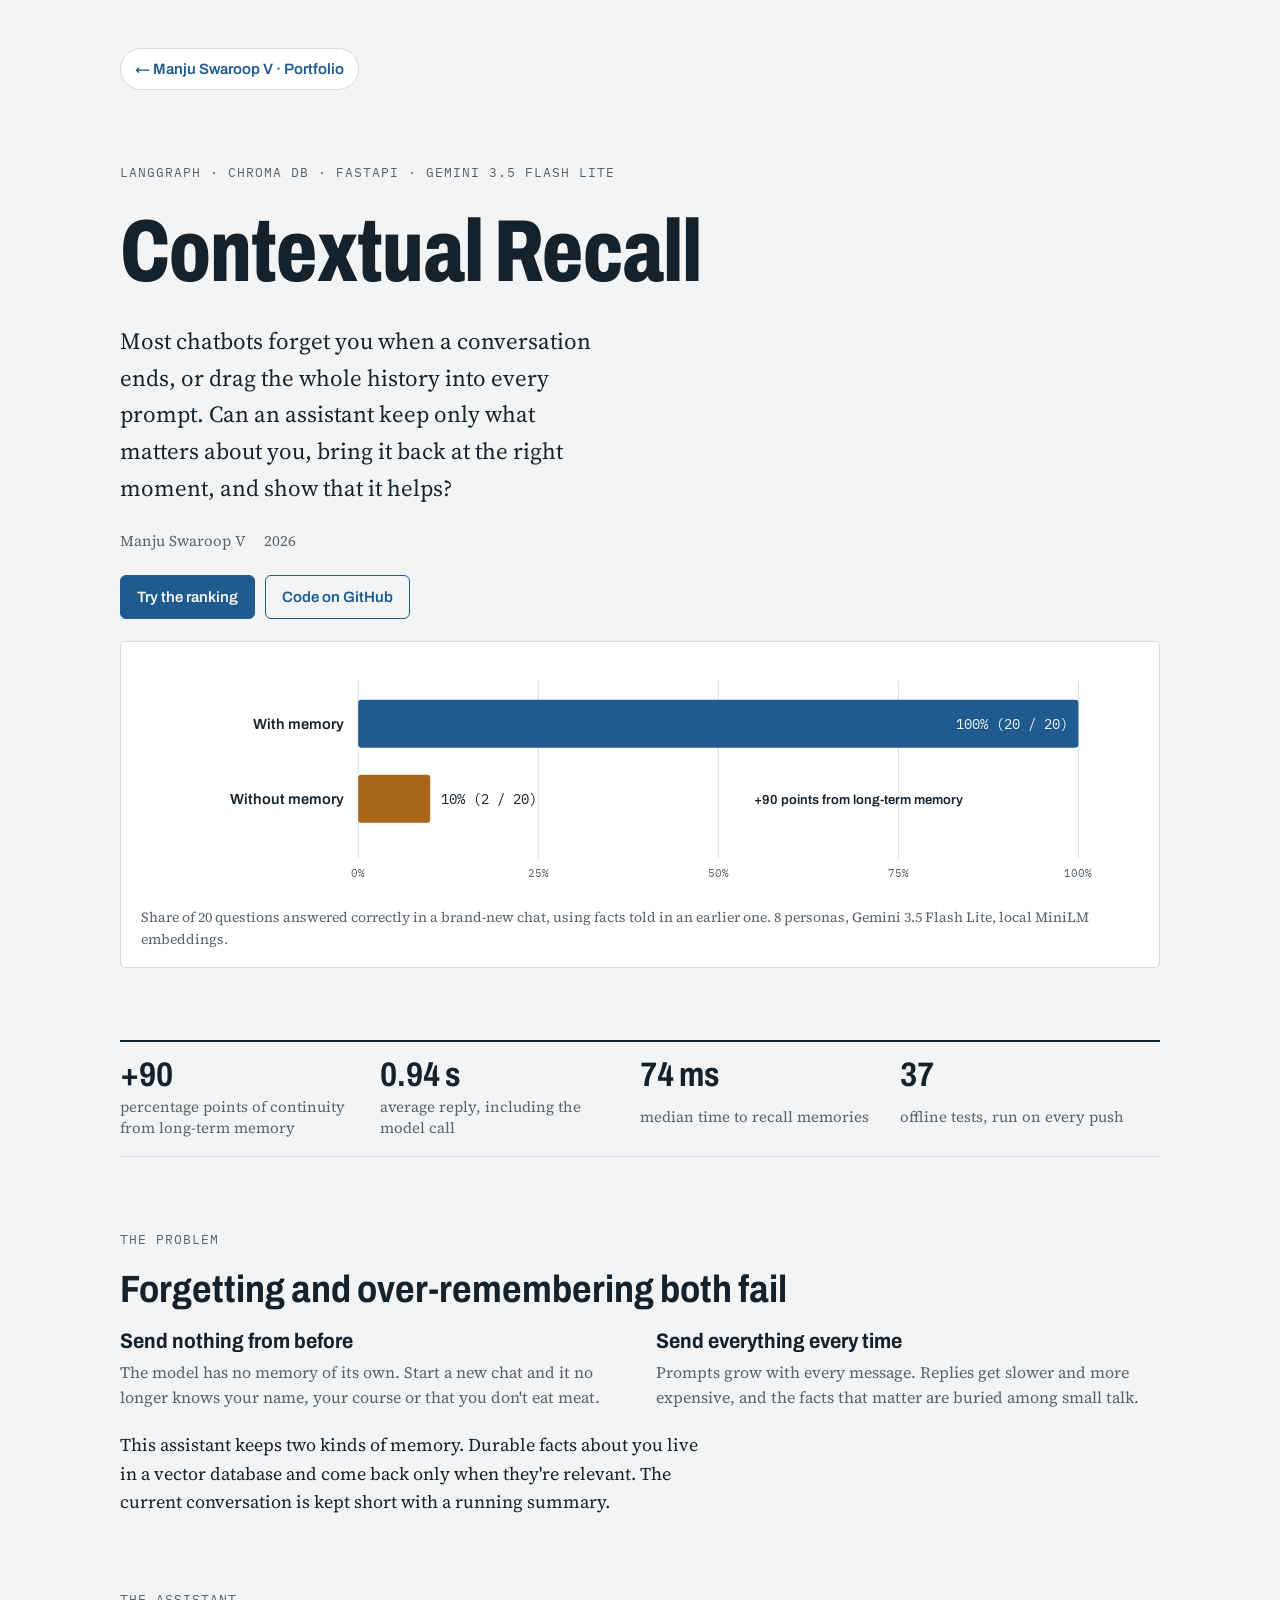
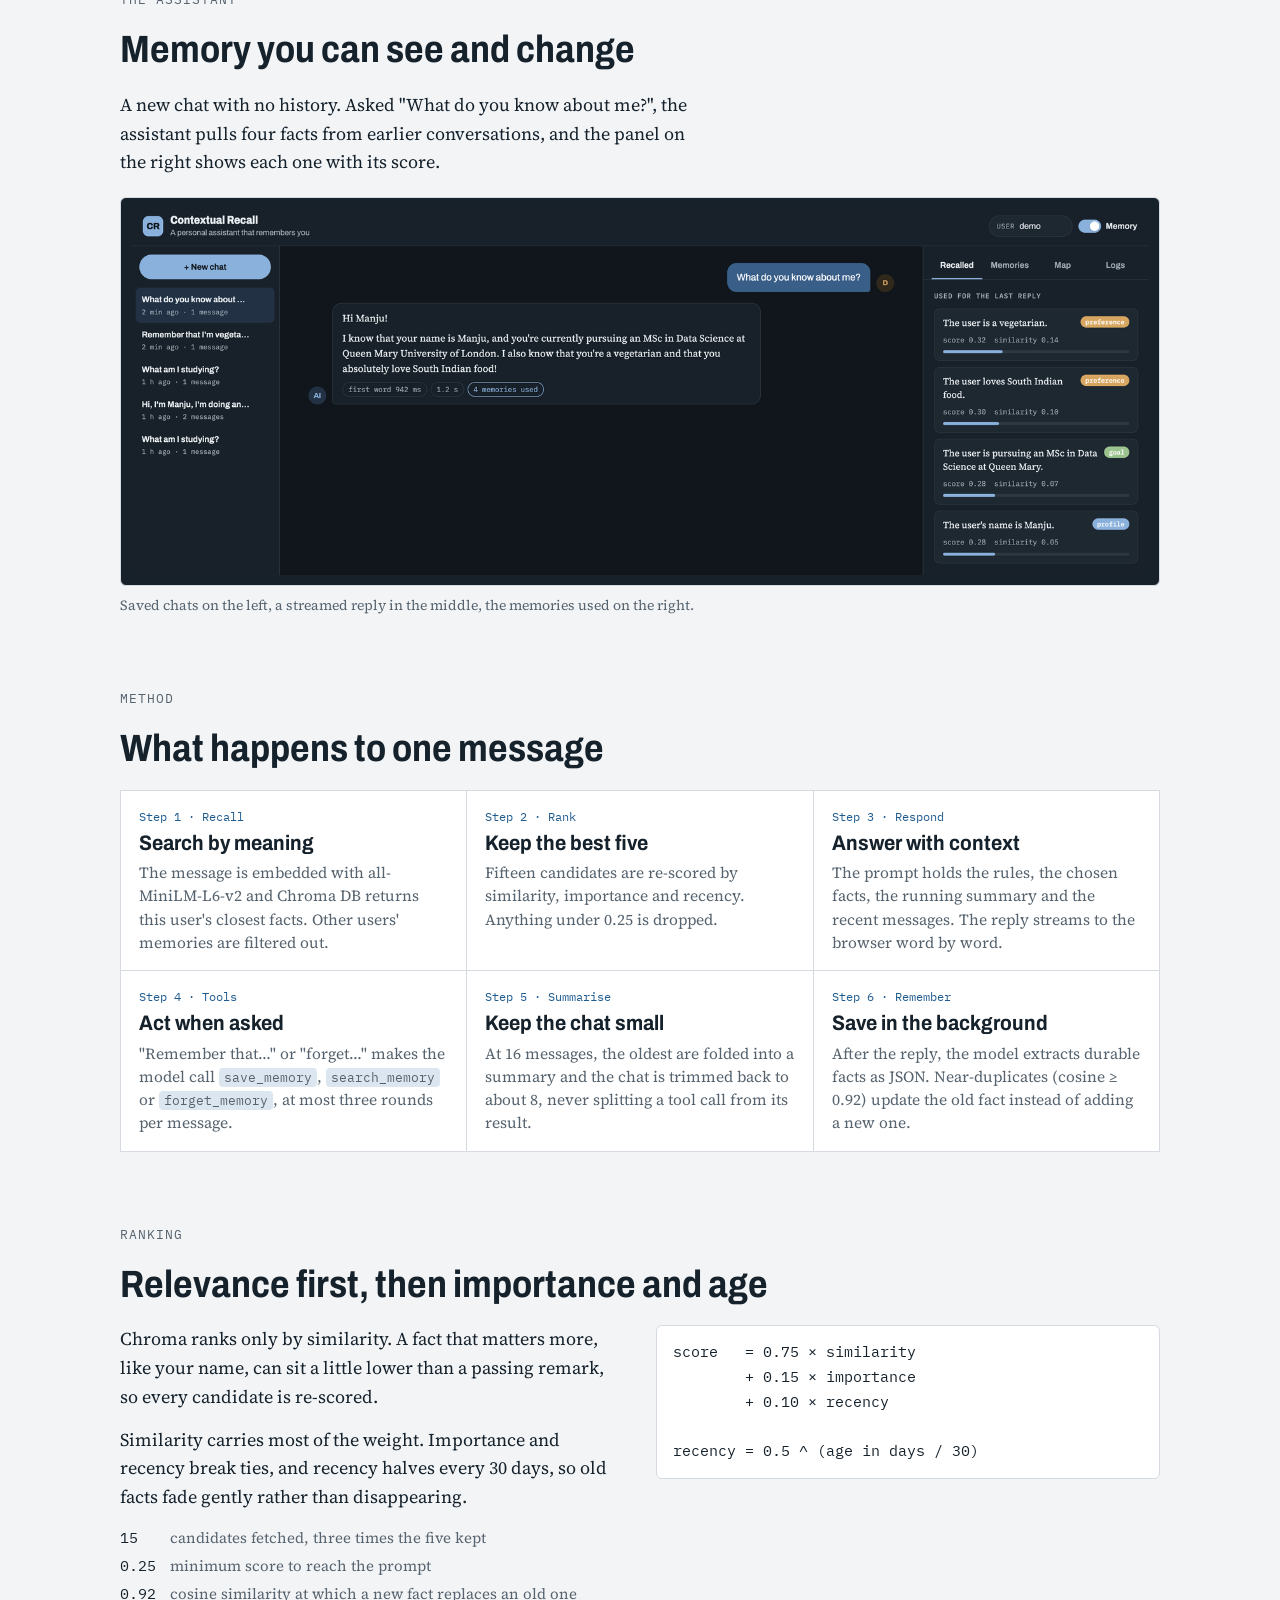
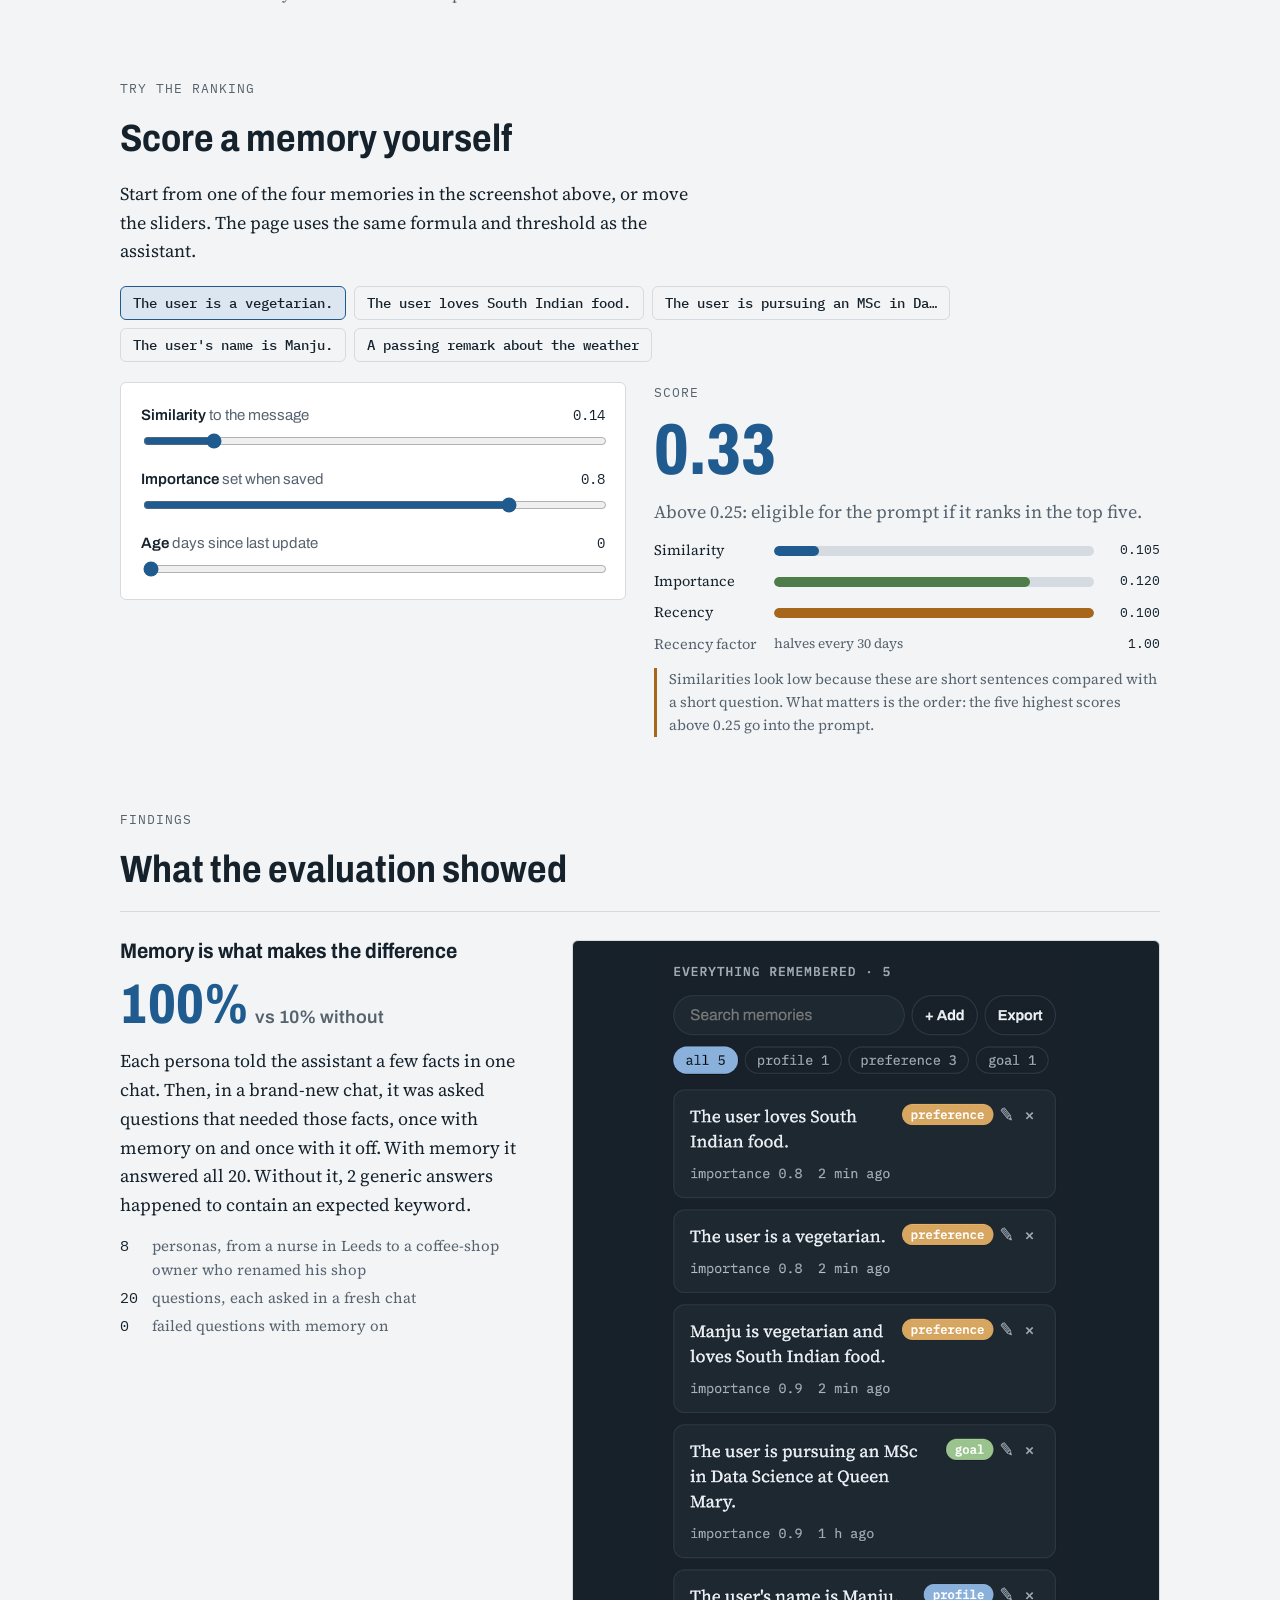
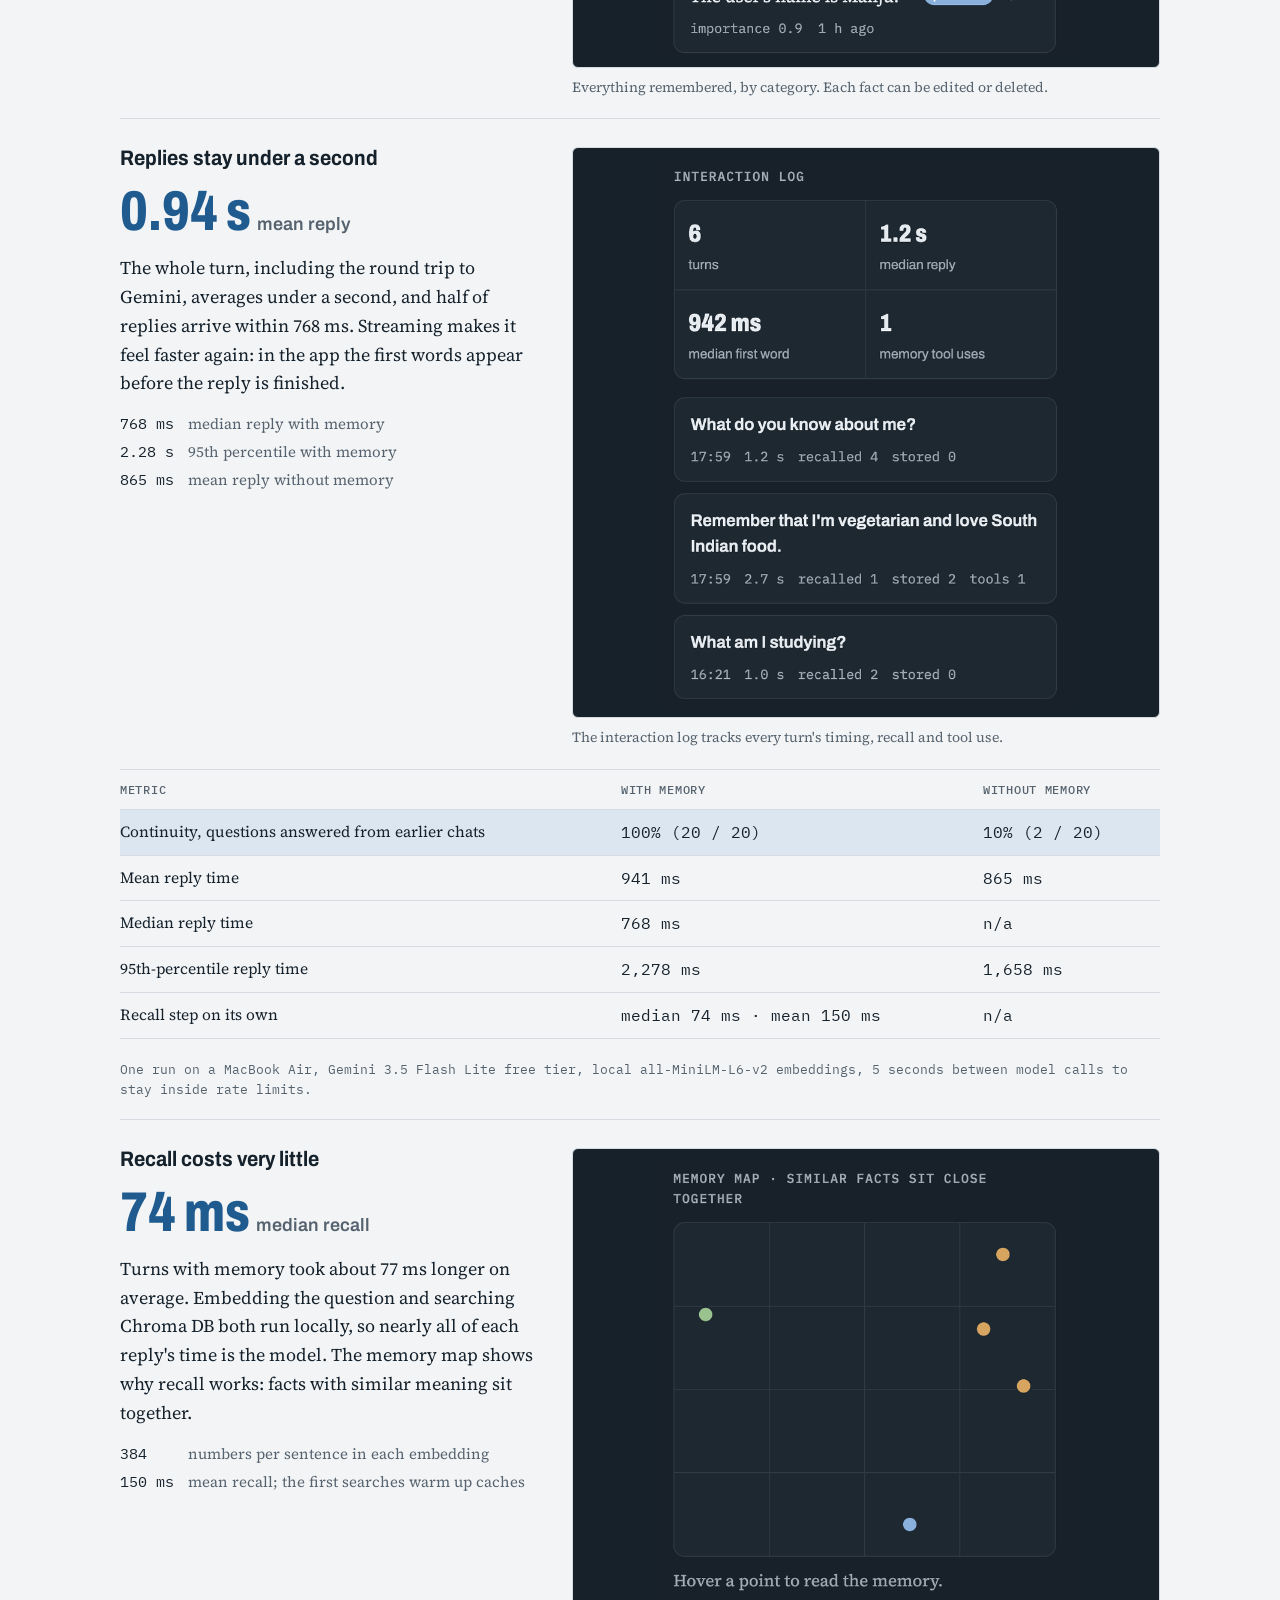
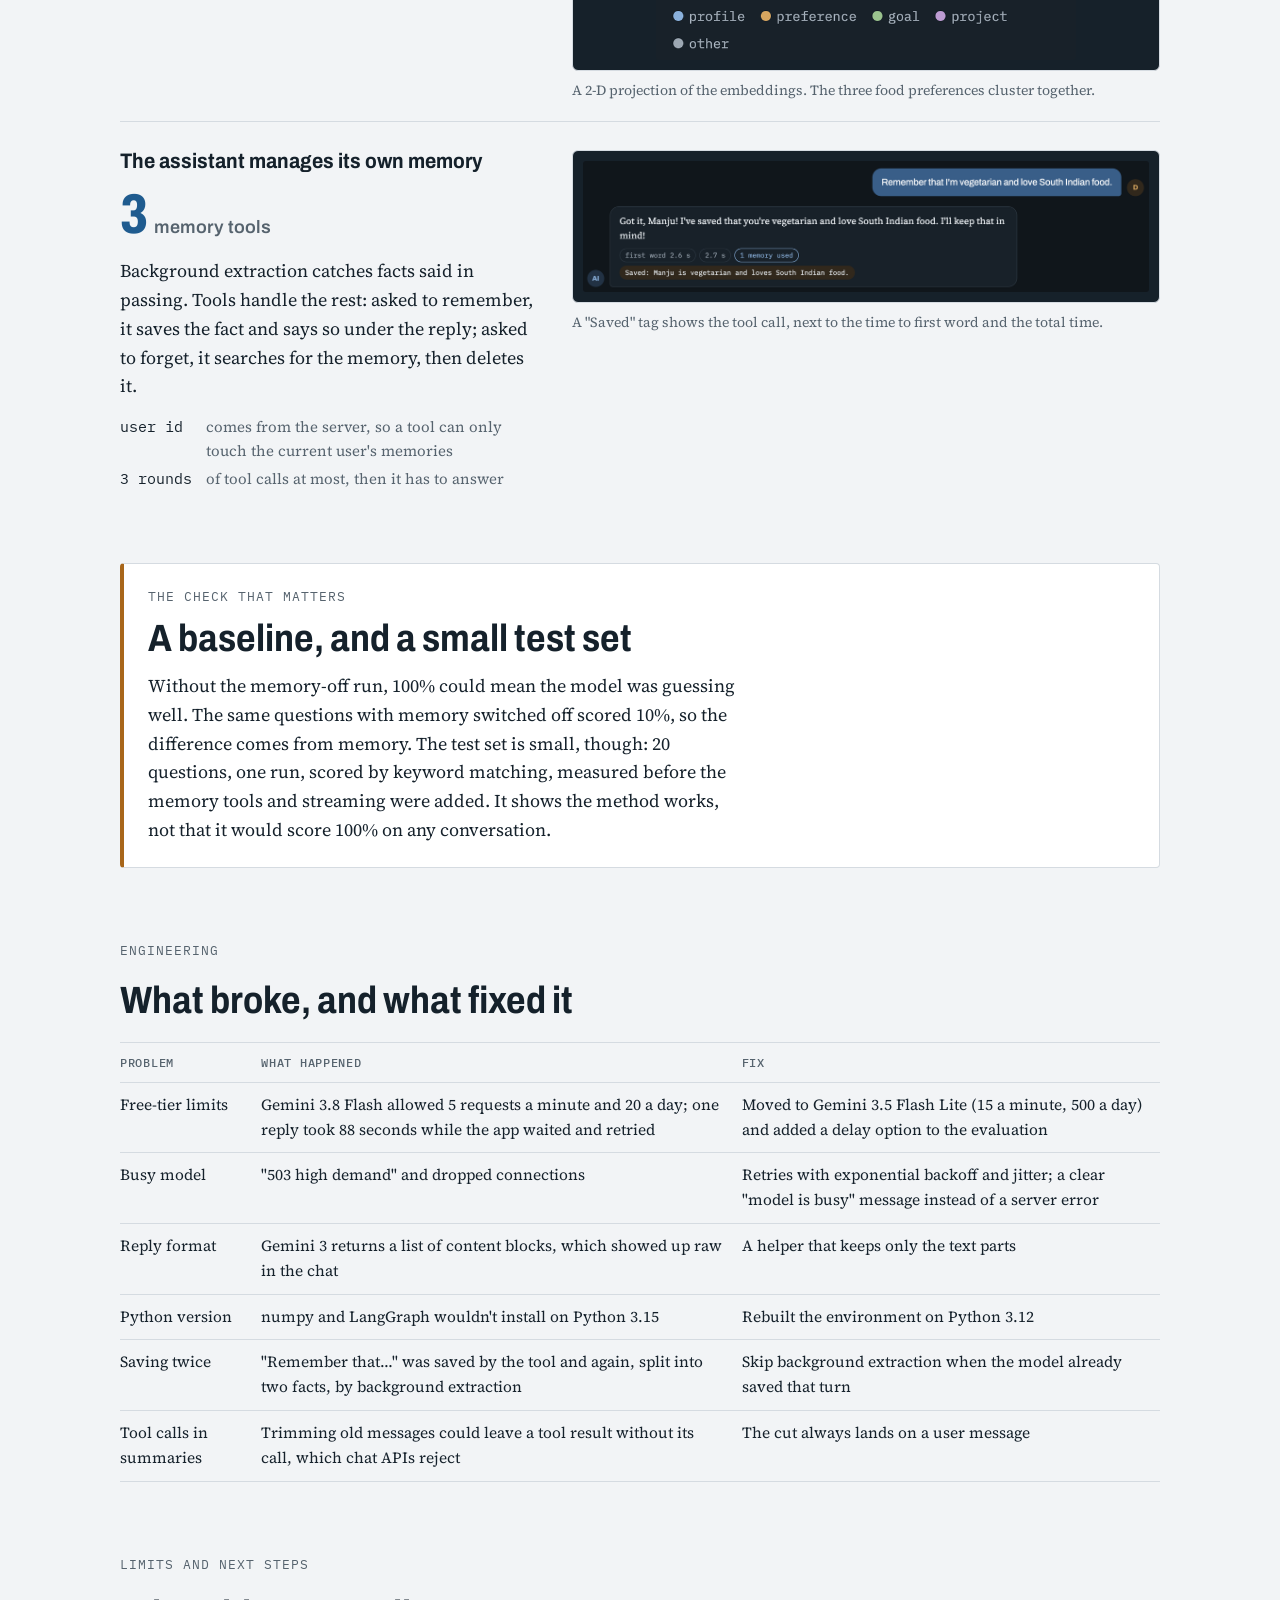
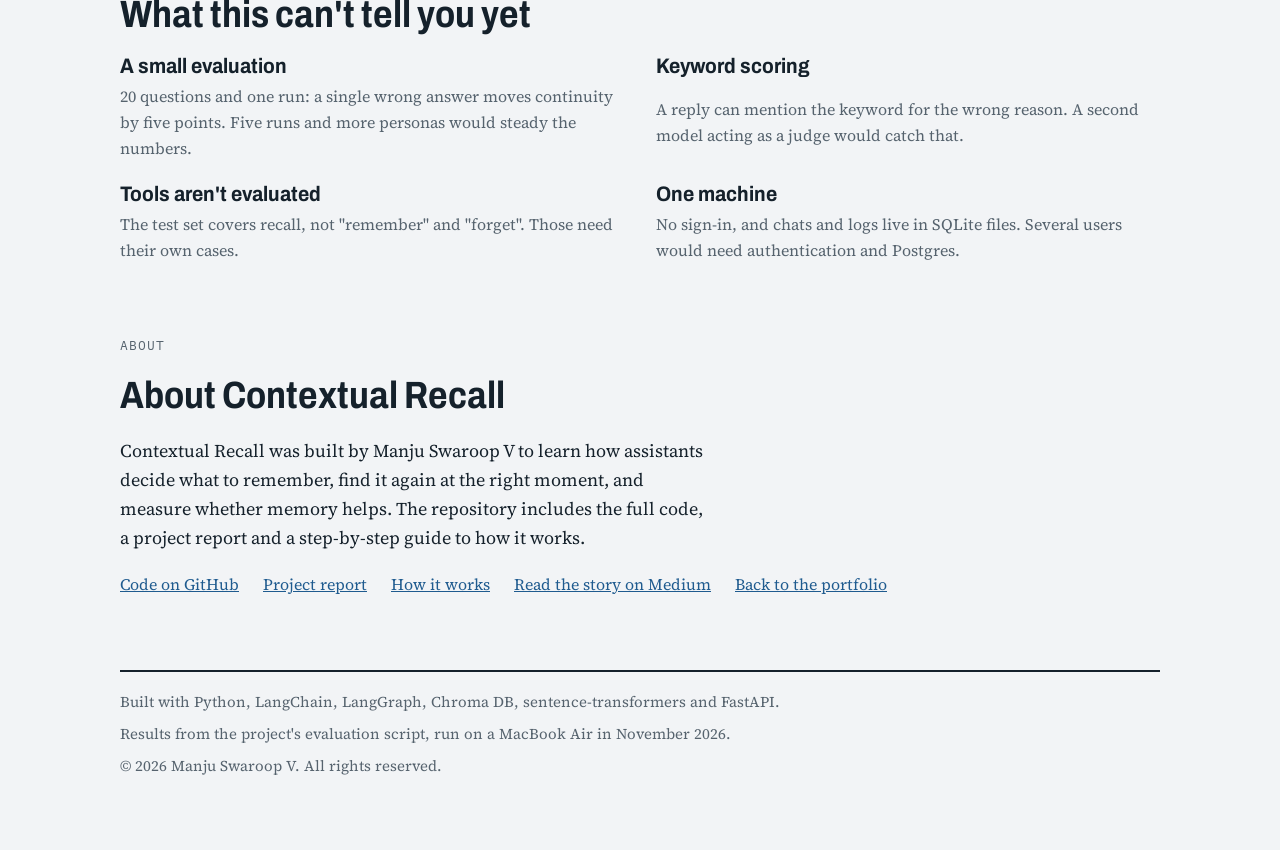
<file: contextual-recall/index.html>
<!doctype html>
<html lang="en-GB">
<head>
<meta charset="utf-8">
<meta name="viewport" content="width=device-width, initial-scale=1, viewport-fit=cover">
<title>Contextual Recall · Manju Swaroop V</title>
<meta name="description" content="Contextual Recall: an AI assistant with long-term memory, built with LangGraph, Chroma DB and FastAPI by Manju Swaroop V. 100% of questions answered from earlier chats vs 10% without memory.">
<meta name="author" content="Manju Swaroop V">
<link rel="canonical" href="https://manjuv03.github.io/contextual-recall/">
<meta property="og:type" content="article">
<meta property="og:title" content="Contextual Recall · An AI assistant with long-term memory">
<meta property="og:description" content="Can an assistant keep only what matters about you and bring it back at the right moment? A LangGraph and Chroma DB project by Manju Swaroop V.">
<meta property="og:url" content="https://manjuv03.github.io/contextual-recall/">
<meta property="og:image" content="https://manjuv03.github.io/assets/og-card.jpg">
<meta name="twitter:card" content="summary_large_image">
<link rel="icon" href="../favicon.svg" type="image/svg+xml">
<style>:root{color-scheme:light;box-sizing:border-box;padding-top:env(safe-area-inset-top,0px);padding-bottom:env(safe-area-inset-bottom,0px)}html{scroll-padding-top:env(safe-area-inset-top,0px)}body{margin:0;padding:0;font:14px -apple-system,BlinkMacSystemFont,sans-serif;background:#fff;color:#000}img{max-width:100%}[hidden]:not([hidden=until-found i]){display:none!important}</style>
<link rel="preconnect" href="https://fonts.googleapis.com">
<link rel="preconnect" href="https://fonts.gstatic.com" crossorigin>
<link rel="stylesheet" href="https://fonts.googleapis.com/css2?family=Archivo:wdth,wght@62..125,400..800&family=Source+Serif+4:opsz,wght@8..60,400;8..60,600&family=IBM+Plex+Mono:wght@400;500&display=swap">
<title>Contextual Recall</title>
<style>
/* Layout: the same single reading column as the NutriMort case study, with wide plates for screenshots; the hero is a real chart of the outcome. */
:root{
  --bg:#f2f4f6; --surface:#ffffff; --ink:#15212b; --muted:#56636e; --rule:#d5dbe1;
  --accent:#1f5b8f; --accent-soft:#dbe6f0; --warm:#a8661a; --plate:#16212a; --c3:#4f7d4a; --c4:#7a4f8f;
  --display:"Archivo","Helvetica Neue",Arial,sans-serif;
  --body:"Source Serif 4",Georgia,"Times New Roman",serif;
  --mono:"IBM Plex Mono",ui-monospace,Menlo,Consolas,monospace;
}
@media (prefers-color-scheme:dark){:root:not([data-theme="light"]){
  --bg:#0f161c; --surface:#16212a; --ink:#e6ecf1; --muted:#9aa8b4; --rule:#2a3843;
  --accent:#7fb2e0; --accent-soft:#1d3346; --warm:#e0a352; --plate:#0f161c; --c3:#8fc488; --c4:#c39ad6; color-scheme:dark}}
:root[data-theme="dark"]{
  --bg:#0f161c; --surface:#16212a; --ink:#e6ecf1; --muted:#9aa8b4; --rule:#2a3843;
  --accent:#7fb2e0; --accent-soft:#1d3346; --warm:#e0a352; --plate:#0f161c; --c3:#8fc488; --c4:#c39ad6; color-scheme:dark}

body{background:var(--bg);color:var(--ink);font-family:var(--body);font-size:18px;line-height:1.6;
  padding-left:max(16px,env(safe-area-inset-left,0px));padding-right:max(16px,env(safe-area-inset-right,0px))}
.wrap{max-width:1040px;margin:0 auto;display:grid;gap:72px;padding-block:48px 72px}
.col{max-width:66ch}
h1,h2,h3{font-family:var(--display);text-wrap:balance;margin:0;line-height:1.1}
h1{font-size:clamp(44px,8vw,88px);font-weight:800;font-stretch:72%;letter-spacing:-.01em}
h2{font-size:clamp(28px,4vw,38px);font-weight:700;font-stretch:85%}
h3{font-size:21px;font-weight:700;font-stretch:90%}
p{margin:0}
.label{font-family:var(--mono);font-size:12.5px;letter-spacing:.08em;text-transform:uppercase;color:var(--muted)}
.num{font-family:var(--mono);font-variant-numeric:tabular-nums}
a{color:var(--accent)}
a:focus-visible{outline:2px solid var(--accent);outline-offset:2px}
section{display:grid;gap:20px}
.wrap>*,section>*,.hero>*{min-width:0}
code{font-family:var(--mono);font-size:.84em;background:var(--accent-soft);padding:1px 5px;border-radius:4px}

/* hero */
.hero{display:grid;gap:22px}
.hero .lede{font-size:clamp(19px,2.2vw,23px);max-width:44ch;color:var(--ink)}
.byline{display:flex;flex-wrap:wrap;gap:6px 18px;color:var(--muted);font-size:15px}
.chart{background:var(--surface);border:1px solid var(--rule);border-radius:6px;padding:18px 18px 8px;overflow-x:auto}
.chart svg{display:block;width:100%;min-width:560px;height:auto}
.chart .cap{font-size:14px;color:var(--muted);padding:6px 2px 8px}
.axis text{font-family:var(--mono);font-size:11px;fill:var(--muted)}
.axis line{stroke:var(--rule)}
.blab{font-family:var(--display);font-size:14px;font-weight:600;fill:var(--ink)}
.bval{font-family:var(--mono);font-size:13px;fill:var(--ink)}
.mark text{font-family:var(--display);font-size:12.5px;font-weight:600;fill:var(--ink)}
.mark line{stroke:var(--warm);stroke-dasharray:3 3;stroke-width:1.4}

/* facts strip */
.facts{display:grid;grid-template-columns:repeat(auto-fit,minmax(180px,1fr));gap:0;border-top:2px solid var(--ink);border-bottom:1px solid var(--rule)}
.fact{padding:16px 16px 18px 0;display:grid;gap:4px}
.fact b{font-family:var(--display);font-size:34px;font-weight:700;font-stretch:80%;line-height:1}
.fact span{font-size:15px;color:var(--muted);line-height:1.4}

/* tables */
.tbl{overflow-x:auto;border-top:1px solid var(--rule)}
table{border-collapse:collapse;width:100%;min-width:560px;font-size:15.5px}
th,td{text-align:left;padding:10px 14px 10px 0;border-bottom:1px solid var(--rule);vertical-align:top}
th{font-family:var(--mono);font-size:12px;letter-spacing:.06em;text-transform:uppercase;color:var(--muted);font-weight:500}
td.n{font-family:var(--mono);font-variant-numeric:tabular-nums;white-space:nowrap}
tr.on td{background:var(--accent-soft)}

/* pipeline (a real sequence) */
.pipe{list-style:none;margin:0;padding:0;display:grid;grid-template-columns:repeat(3,minmax(0,1fr));gap:1px;background:var(--rule);border:1px solid var(--rule)}
.pipe li{background:var(--surface);padding:16px 18px;display:grid;gap:6px;align-content:start}
.pipe .step{font-family:var(--mono);font-size:12px;color:var(--accent)}
.pipe p{font-size:15.5px;line-height:1.5;color:var(--muted)}

/* findings */
.finding{display:grid;grid-template-columns:minmax(0,5fr) minmax(0,7fr);gap:32px;align-items:start;padding-top:28px;border-top:1px solid var(--rule)}
.finding .txt{display:grid;gap:14px;min-width:0}
.big{font-family:var(--display);font-weight:800;font-stretch:75%;font-size:56px;line-height:1;color:var(--accent)}
.big small{font-size:18px;font-weight:600;font-stretch:100%;color:var(--muted);margin-left:6px}
figure{margin:0;display:grid;gap:8px;min-width:0}
figure .plate{background:var(--plate);border:1px solid var(--rule);border-radius:6px;padding:10px}
figure img{display:block;width:100%;height:auto;border-radius:3px}
figure.narrow img{max-width:360px;margin:0 auto}
figcaption{font-size:14px;color:var(--muted)}
.stats{display:grid;grid-template-columns:auto 1fr;gap:4px 14px;font-size:15px;margin:0}
.stats dt{font-family:var(--mono);font-variant-numeric:tabular-nums;color:var(--ink)}
.stats dd{margin:0;color:var(--muted)}
.two{display:grid;grid-template-columns:minmax(0,1fr) minmax(0,1fr);gap:32px;align-items:start}
.three{display:grid;grid-template-columns:repeat(3,minmax(0,1fr));gap:24px;align-items:start}

/* caveat */
.caveat{background:var(--surface);border:1px solid var(--rule);border-left:4px solid var(--warm);border-radius:4px;padding:22px 24px;display:grid;gap:12px}
.limits{display:grid;grid-template-columns:repeat(2,minmax(0,1fr));gap:22px 32px}
.limits div{display:grid;gap:6px}
.limits p{font-size:16px;color:var(--muted)}
.links{display:flex;flex-wrap:wrap;gap:10px 24px;font-size:16px}

/* score lab */
.jump{display:flex;flex-wrap:wrap;gap:10px}
.jump a,.presets button{font-family:var(--display);font-weight:600;font-size:15px;padding:9px 16px;border-radius:6px;border:1px solid var(--accent);color:var(--accent);background:transparent;text-decoration:none;cursor:pointer}
.jump a:first-child{background:var(--accent);color:var(--bg)}
.presets{display:flex;flex-wrap:wrap;gap:8px}
.presets button{font-family:var(--mono);font-weight:500;font-size:13.5px;padding:7px 12px;border-color:var(--rule);color:var(--ink)}
.presets button:hover,.presets button[aria-pressed="true"]{border-color:var(--accent)}
.presets button[aria-pressed="true"]{background:var(--accent-soft)}
button:focus-visible,input:focus-visible{outline:2px solid var(--accent);outline-offset:2px}
.lab2{display:grid;grid-template-columns:minmax(0,1fr) minmax(0,1fr);gap:28px;align-items:start}
.sliders{display:grid;gap:16px;background:var(--surface);border:1px solid var(--rule);border-radius:6px;padding:20px}
.srow{display:grid;grid-template-columns:1fr auto;gap:4px 12px;align-items:baseline}
.srow label{font-family:var(--display);font-weight:600;font-size:15px}
.srow .unit{color:var(--muted);font-weight:400}
.srow output{font-family:var(--mono);font-size:14px}
.srow input{grid-column:1/-1;width:100%;accent-color:var(--accent)}
.result{display:grid;gap:12px;min-width:0}
.verdict{font-family:var(--display);font-weight:800;font-stretch:72%;font-size:72px;line-height:1;font-variant-numeric:tabular-nums}
.verdict.is-in{color:var(--accent)}.verdict.is-out{color:var(--warm)}
.muted{color:var(--muted)}
.note{font-size:14.5px;color:var(--muted);border-left:3px solid var(--warm);padding-left:12px}
.parts{display:grid;gap:8px}
.part{display:grid;grid-template-columns:110px minmax(0,1fr) 56px;gap:10px;align-items:center;font-size:14.5px}
.part .track{height:10px;background:var(--rule);border-radius:5px;overflow:hidden}
.part .track i{display:block;height:100%;border-radius:5px}
.part .v{font-family:var(--mono);font-size:13px;text-align:right}
.formula{font-family:var(--mono);font-size:14.5px;background:var(--surface);border:1px solid var(--rule);border-radius:6px;padding:14px 16px;overflow-x:auto;white-space:pre;line-height:1.7}
footer{border-top:2px solid var(--ink);padding-top:18px;display:grid;gap:8px;font-size:15px;color:var(--muted)}

@media (max-width:760px){
  .pipe,.limits,.two,.lab2,.three{grid-template-columns:1fr}
  .verdict{font-size:56px}
  .finding{grid-template-columns:1fr;gap:18px}
  body{font-size:17px}
}

.back{display:inline-flex;align-items:center;gap:8px;font-family:var(--display);font-weight:600;font-size:15px;text-decoration:none;color:var(--accent);
  padding:8px 14px;border:1px solid var(--rule);border-radius:999px;background:var(--surface);width:fit-content}
.back:hover{border-color:var(--accent)}
</style>
</head>
<body>

<div class="wrap">
<a class="back" href="../">&larr; Manju Swaroop V &middot; Portfolio</a>

<header class="hero">
  <div class="label">LangGraph · Chroma DB · FastAPI · Gemini 3.5 Flash Lite</div>
  <h1>Contextual Recall</h1>
  <p class="lede">Most chatbots forget you when a conversation ends, or drag the whole history into every prompt. Can an assistant keep only what matters about you, bring it back at the right moment, and show that it helps?</p>
  <div class="byline"><span>Manju Swaroop V</span><span>2026</span></div>
  <nav class="jump" aria-label="Explore"><a href="#score">Try the ranking</a><a href="https://github.com/manjuv03/Personalized-AI-Assistant-with-Contextual-Recall" target="_blank" rel="noopener">Code on GitHub</a></nav>

  <div class="chart" role="img" aria-label="Bar chart: with long-term memory the assistant answered 100 percent of 20 questions from earlier conversations; without it, 10 percent.">
    <svg id="hero" viewBox="0 0 960 230" preserveAspectRatio="xMidYMid meet"></svg>
    <div class="cap">Share of 20 questions answered correctly in a brand-new chat, using facts told in an earlier one. 8 personas, Gemini 3.5 Flash Lite, local MiniLM embeddings.</div>
  </div>
</header>

<div class="facts">
  <div class="fact"><b class="num">+90</b><span>percentage points of continuity from long-term memory</span></div>
  <div class="fact"><b class="num">0.94 s</b><span>average reply, including the model call</span></div>
  <div class="fact"><b class="num">74 ms</b><span>median time to recall memories</span></div>
  <div class="fact"><b class="num">37</b><span>offline tests, run on every push</span></div>
</div>

<section>
  <div class="label">The problem</div>
  <h2>Forgetting and over-remembering both fail</h2>
  <div class="limits">
    <div><h3>Send nothing from before</h3><p>The model has no memory of its own. Start a new chat and it no longer knows your name, your course or that you don't eat meat.</p></div>
    <div><h3>Send everything every time</h3><p>Prompts grow with every message. Replies get slower and more expensive, and the facts that matter are buried among small talk.</p></div>
  </div>
  <p class="col">This assistant keeps two kinds of memory. Durable facts about you live in a vector database and come back only when they're relevant. The current conversation is kept short with a running summary.</p>
</section>

<section>
  <div class="label">The assistant</div>
  <h2>Memory you can see and change</h2>
  <p class="col">A new chat with no history. Asked "What do you know about me?", the assistant pulls four facts from earlier conversations, and the panel on the right shows each one with its score.</p>
  <figure>
    <div class="plate"><img src="shots/app-overview.png" alt="The assistant answering 'What do you know about me?' in a new chat. The right-hand panel lists the four memories it used: vegetarian, loves South Indian food, MSc in Data Science at Queen Mary, and the user's name, each with a score." loading="lazy"></div>
    <figcaption>Saved chats on the left, a streamed reply in the middle, the memories used on the right.</figcaption>
  </figure>
</section>

<section>
  <div class="label">Method</div>
  <h2>What happens to one message</h2>
  <ol class="pipe">
    <li><span class="step">Step 1 · Recall</span><h3>Search by meaning</h3><p>The message is embedded with all-MiniLM-L6-v2 and Chroma DB returns this user's closest facts. Other users' memories are filtered out.</p></li>
    <li><span class="step">Step 2 · Rank</span><h3>Keep the best five</h3><p>Fifteen candidates are re-scored by similarity, importance and recency. Anything under 0.25 is dropped.</p></li>
    <li><span class="step">Step 3 · Respond</span><h3>Answer with context</h3><p>The prompt holds the rules, the chosen facts, the running summary and the recent messages. The reply streams to the browser word by word.</p></li>
    <li><span class="step">Step 4 · Tools</span><h3>Act when asked</h3><p>"Remember that…" or "forget…" makes the model call <code>save_memory</code>, <code>search_memory</code> or <code>forget_memory</code>, at most three rounds per message.</p></li>
    <li><span class="step">Step 5 · Summarise</span><h3>Keep the chat small</h3><p>At 16 messages, the oldest are folded into a summary and the chat is trimmed back to about 8, never splitting a tool call from its result.</p></li>
    <li><span class="step">Step 6 · Remember</span><h3>Save in the background</h3><p>After the reply, the model extracts durable facts as JSON. Near-duplicates (cosine ≥ 0.92) update the old fact instead of adding a new one.</p></li>
  </ol>
</section>

<section>
  <div class="label">Ranking</div>
  <h2>Relevance first, then importance and age</h2>
  <div class="two">
    <div style="display:grid;gap:14px">
      <p>Chroma ranks only by similarity. A fact that matters more, like your name, can sit a little lower than a passing remark, so every candidate is re-scored.</p>
      <p>Similarity carries most of the weight. Importance and recency break ties, and recency halves every 30 days, so old facts fade gently rather than disappearing.</p>
      <dl class="stats">
        <dt>15</dt><dd>candidates fetched, three times the five kept</dd>
        <dt>0.25</dt><dd>minimum score to reach the prompt</dd>
        <dt>0.92</dt><dd>cosine similarity at which a new fact replaces an old one</dd>
      </dl>
    </div>
    <div class="formula">score   = 0.75 × similarity
        + 0.15 × importance
        + 0.10 × recency

recency = 0.5 ^ (age in days / 30)</div>
  </div>
</section>

<section id="score">
  <div class="label">Try the ranking</div>
  <h2>Score a memory yourself</h2>
  <p class="col">Start from one of the four memories in the screenshot above, or move the sliders. The page uses the same formula and threshold as the assistant.</p>
  <div class="presets" id="presets" role="group" aria-label="Start from a memory in the app"></div>
  <div class="lab2">
    <form class="sliders" id="sliders" onsubmit="return false">
      <div class="srow"><label for="s-sim">Similarity <span class="unit">to the message</span></label><output id="o-sim" for="s-sim">0.14</output><input id="s-sim" type="range" min="0" max="1" step="0.01" value="0.14"></div>
      <div class="srow"><label for="s-imp">Importance <span class="unit">set when saved</span></label><output id="o-imp" for="s-imp">0.8</output><input id="s-imp" type="range" min="0" max="1" step="0.1" value="0.8"></div>
      <div class="srow"><label for="s-age">Age <span class="unit">days since last update</span></label><output id="o-age" for="s-age">0</output><input id="s-age" type="range" min="0" max="180" step="1" value="0"></div>
    </form>
    <div class="result" aria-live="polite">
      <div class="label">Score</div>
      <div class="verdict is-in" id="verdict">0.33</div>
      <p id="status" class="muted"></p>
      <div class="parts" id="parts"></div>
      <p class="note">Similarities look low because these are short sentences compared with a short question. What matters is the order: the five highest scores above 0.25 go into the prompt.</p>
    </div>
  </div>
</section>

<section>
  <div class="label">Findings</div>
  <h2>What the evaluation showed</h2>

  <article class="finding">
    <div class="txt">
      <h3>Memory is what makes the difference</h3>
      <div class="big num">100%<small>vs 10% without</small></div>
      <p>Each persona told the assistant a few facts in one chat. Then, in a brand-new chat, it was asked questions that needed those facts, once with memory on and once with it off. With memory it answered all 20. Without it, 2 generic answers happened to contain an expected keyword.</p>
      <dl class="stats">
        <dt>8</dt><dd>personas, from a nurse in Leeds to a coffee-shop owner who renamed his shop</dd>
        <dt>20</dt><dd>questions, each asked in a fresh chat</dd>
        <dt>0</dt><dd>failed questions with memory on</dd>
      </dl>
    </div>
    <figure>
      <div class="plate"><img src="shots/memories.png" alt="Memories panel listing five facts with category tags (preference, goal, profile), search, filters, add, edit and delete controls." loading="lazy" style="max-width:420px;margin:0 auto"></div>
      <figcaption>Everything remembered, by category. Each fact can be edited or deleted.</figcaption>
    </figure>
  </article>

  <article class="finding">
    <div class="txt">
      <h3>Replies stay under a second</h3>
      <div class="big num">0.94 s<small>mean reply</small></div>
      <p>The whole turn, including the round trip to Gemini, averages under a second, and half of replies arrive within 768 ms. Streaming makes it feel faster again: in the app the first words appear before the reply is finished.</p>
      <dl class="stats">
        <dt>768 ms</dt><dd>median reply with memory</dd>
        <dt>2.28 s</dt><dd>95th percentile with memory</dd>
        <dt>865 ms</dt><dd>mean reply without memory</dd>
      </dl>
    </div>
    <figure>
      <div class="plate"><img src="shots/logs.png" alt="Logs panel: 6 turns, median reply 1.2 seconds, median first word 942 milliseconds, 1 memory tool use, followed by individual turns with timings." loading="lazy" style="max-width:420px;margin:0 auto"></div>
      <figcaption>The interaction log tracks every turn's timing, recall and tool use.</figcaption>
    </figure>
  </article>

  <div class="tbl">
    <table>
      <thead><tr><th>Metric</th><th>With memory</th><th>Without memory</th></tr></thead>
      <tbody>
        <tr class="on"><td>Continuity, questions answered from earlier chats</td><td class="n">100% (20 / 20)</td><td class="n">10% (2 / 20)</td></tr>
        <tr><td>Mean reply time</td><td class="n">941 ms</td><td class="n">865 ms</td></tr>
        <tr><td>Median reply time</td><td class="n">768 ms</td><td class="n">n/a</td></tr>
        <tr><td>95th-percentile reply time</td><td class="n">2,278 ms</td><td class="n">1,658 ms</td></tr>
        <tr><td>Recall step on its own</td><td class="n">median 74 ms · mean 150 ms</td><td class="n">n/a</td></tr>
      </tbody>
    </table>
  </div>
  <p class="label" style="text-transform:none;letter-spacing:0">One run on a MacBook Air, Gemini 3.5 Flash Lite free tier, local all-MiniLM-L6-v2 embeddings, 5 seconds between model calls to stay inside rate limits.</p>

  <article class="finding">
    <div class="txt">
      <h3>Recall costs very little</h3>
      <div class="big num">74 ms<small>median recall</small></div>
      <p>Turns with memory took about 77 ms longer on average. Embedding the question and searching Chroma DB both run locally, so nearly all of each reply's time is the model. The memory map shows why recall works: facts with similar meaning sit together.</p>
      <dl class="stats">
        <dt>384</dt><dd>numbers per sentence in each embedding</dd>
        <dt>150 ms</dt><dd>mean recall; the first searches warm up caches</dd>
      </dl>
    </div>
    <figure>
      <div class="plate"><img src="shots/memory-map.png" alt="Memory map: three orange preference points about food cluster on the right, the green MSc goal sits apart on the left and the blue name point at the bottom." loading="lazy" style="max-width:420px;margin:0 auto"></div>
      <figcaption>A 2-D projection of the embeddings. The three food preferences cluster together.</figcaption>
    </figure>
  </article>

  <article class="finding">
    <div class="txt">
      <h3>The assistant manages its own memory</h3>
      <div class="big num">3<small>memory tools</small></div>
      <p>Background extraction catches facts said in passing. Tools handle the rest: asked to remember, it saves the fact and says so under the reply; asked to forget, it searches for the memory, then deletes it.</p>
      <dl class="stats">
        <dt>user id</dt><dd>comes from the server, so a tool can only touch the current user's memories</dd>
        <dt>3 rounds</dt><dd>of tool calls at most, then it has to answer</dd>
      </dl>
    </div>
    <figure>
      <div class="plate"><img src="shots/memory-tool.png" alt="Asked 'Remember that I'm vegetarian and love South Indian food', the assistant replies and a tag below says 'Saved: Manju is vegetarian and loves South Indian food.'" loading="lazy"></div>
      <figcaption>A "Saved" tag shows the tool call, next to the time to first word and the total time.</figcaption>
    </figure>
  </article>
</section>

<section class="caveat">
  <div class="label">The check that matters</div>
  <h2>A baseline, and a small test set</h2>
  <p class="col">Without the memory-off run, 100% could mean the model was guessing well. The same questions with memory switched off scored 10%, so the difference comes from memory. The test set is small, though: 20 questions, one run, scored by keyword matching, measured before the memory tools and streaming were added. It shows the method works, not that it would score 100% on any conversation.</p>
</section>

<section>
  <div class="label">Engineering</div>
  <h2>What broke, and what fixed it</h2>
  <div class="tbl">
    <table>
      <thead><tr><th>Problem</th><th>What happened</th><th>Fix</th></tr></thead>
      <tbody>
        <tr><td>Free-tier limits</td><td>Gemini 3.8 Flash allowed 5 requests a minute and 20 a day; one reply took 88 seconds while the app waited and retried</td><td>Moved to Gemini 3.5 Flash Lite (15 a minute, 500 a day) and added a delay option to the evaluation</td></tr>
        <tr><td>Busy model</td><td>"503 high demand" and dropped connections</td><td>Retries with exponential backoff and jitter; a clear "model is busy" message instead of a server error</td></tr>
        <tr><td>Reply format</td><td>Gemini 3 returns a list of content blocks, which showed up raw in the chat</td><td>A helper that keeps only the text parts</td></tr>
        <tr><td>Python version</td><td>numpy and LangGraph wouldn't install on Python 3.15</td><td>Rebuilt the environment on Python 3.12</td></tr>
        <tr><td>Saving twice</td><td>"Remember that…" was saved by the tool and again, split into two facts, by background extraction</td><td>Skip background extraction when the model already saved that turn</td></tr>
        <tr><td>Tool calls in summaries</td><td>Trimming old messages could leave a tool result without its call, which chat APIs reject</td><td>The cut always lands on a user message</td></tr>
      </tbody>
    </table>
  </div>
</section>

<section>
  <div class="label">Limits and next steps</div>
  <h2>What this can't tell you yet</h2>
  <div class="limits">
    <div><h3>A small evaluation</h3><p>20 questions and one run: a single wrong answer moves continuity by five points. Five runs and more personas would steady the numbers.</p></div>
    <div><h3>Keyword scoring</h3><p>A reply can mention the keyword for the wrong reason. A second model acting as a judge would catch that.</p></div>
    <div><h3>Tools aren't evaluated</h3><p>The test set covers recall, not "remember" and "forget". Those need their own cases.</p></div>
    <div><h3>One machine</h3><p>No sign-in, and chats and logs live in SQLite files. Several users would need authentication and Postgres.</p></div>
  </div>
</section>

<section>
  <div class="label">About</div>
  <h2>About Contextual Recall</h2>
  <p class="col">Contextual Recall was built by Manju Swaroop V to learn how assistants decide what to remember, find it again at the right moment, and measure whether memory helps. The repository includes the full code, a project report and a step-by-step guide to how it works.</p>
  <div class="links">
    <a href="https://github.com/manjuv03/Personalized-AI-Assistant-with-Contextual-Recall" target="_blank" rel="noopener">Code on GitHub</a>
    <a href="https://github.com/manjuv03/Personalized-AI-Assistant-with-Contextual-Recall/blob/main/PROJECT_REPORT.md" target="_blank" rel="noopener">Project report</a>
    <a href="https://github.com/manjuv03/Personalized-AI-Assistant-with-Contextual-Recall/blob/main/HOW_IT_WORKS.md" target="_blank" rel="noopener">How it works</a>
    <a href="https://medium.com/@manjuswaroop03/i-gave-my-ai-assistant-a-long-term-memory-without-it-it-answered-10-of-questions-with-it-100-48af933c834a" target="_blank" rel="noopener">Read the story on Medium</a>
    <a href="../">Back to the portfolio</a>
  </div>
</section>

<footer>
  <span>Built with Python, LangChain, LangGraph, Chroma DB, sentence-transformers and FastAPI.</span>
  <span>Results from the project's evaluation script, run on a MacBook Air in November 2026.</span>
  <span>© 2026 Manju Swaroop V. All rights reserved.</span>
</footer>

</div>

<script>
(function(){
  // Hero: continuity with vs without memory, on a 0–100% scale.
  var ns="http://www.w3.org/2000/svg",svg=document.getElementById('hero');
  var W=960,L=210,R=60,T=20,B=40,H=230,bh=46;
  function X(v){return L+v/100*(W-L-R)}
  function el(n,a,p){var e=document.createElementNS(ns,n);for(var k in a)e.setAttribute(k,a[k]);(p||svg).appendChild(e);return e}
  var ax=el('g',{class:'axis'});
  [0,25,50,75,100].forEach(function(v){
    el('line',{x1:X(v),x2:X(v),y1:T,y2:H-B},ax);
    var t=el('text',{x:X(v),y:H-B+18,'text-anchor':'middle'},ax);t.textContent=v+'%';
  });
  var rows=[['With memory',100,'var(--accent)'],['Without memory',10,'var(--warm)']];
  rows.forEach(function(r,i){
    var y=T+18+i*(bh+26);
    var l=el('text',{class:'blab',x:L-14,y:y+bh/2+5,'text-anchor':'end'});l.textContent=r[0];
    el('rect',{x:X(0),y:y,width:X(r[1])-X(0),height:bh,rx:3,fill:r[2]});
    var v=el('text',{class:'bval',x:r[1]>90?X(r[1])-10:X(r[1])+10,y:y+bh/2+5,'text-anchor':r[1]>90?'end':'start',fill:r[1]>90?'var(--bg)':'var(--ink)'});
    v.textContent=r[1]+'%  ('+(r[1]/5)+' / 20)';
    if(r[1]>90)v.setAttribute('style','fill:var(--bg)');
  });
  var m=el('g',{class:'mark'});
  var t=el('text',{x:X(55),y:T+18+(bh+26)+bh/2+5,'text-anchor':'start'},m);t.textContent='+90 points from long-term memory';
})();

(function(){
  // Score lab: the same formula and threshold as app/memory/long_term.py.
  var P=[
    {k:'The user is a vegetarian.',sim:0.14,imp:0.8,age:0},
    {k:'The user loves South Indian food.',sim:0.10,imp:0.8,age:0},
    {k:'The user is pursuing an MSc in Data Science at Queen Mary.',sim:0.07,imp:0.9,age:0},
    {k:"The user's name is Manju.",sim:0.05,imp:0.9,age:0},
    {k:'A passing remark about the weather',sim:0.30,imp:0.2,age:90}
  ];
  var $=function(id){return document.getElementById(id)};
  var pre=$('presets');
  P.forEach(function(p,i){
    var b=document.createElement('button');b.type='button';b.textContent=p.k.length>34?p.k.slice(0,33)+'…':p.k;b.title=p.k;
    b.setAttribute('aria-pressed',i===0?'true':'false');
    b.addEventListener('click',function(){
      $('s-sim').value=p.sim;$('s-imp').value=p.imp;$('s-age').value=p.age;
      [].forEach.call(pre.children,function(c,j){c.setAttribute('aria-pressed',j===i?'true':'false')});
      draw();
    });
    pre.appendChild(b);
  });
  function draw(){
    var sim=+$('s-sim').value,imp=+$('s-imp').value,age=+$('s-age').value;
    var rec=Math.pow(0.5,age/30);
    var parts=[['Similarity',0.75*sim,0.75,'var(--accent)'],['Importance',0.15*imp,0.15,'var(--c3)'],['Recency',0.10*rec,0.10,'var(--warm)']];
    var score=parts.reduce(function(s,p){return s+p[1]},0);
    $('o-sim').textContent=sim.toFixed(2);$('o-imp').textContent=imp.toFixed(1);$('o-age').textContent=age;
    var v=$('verdict');v.textContent=score.toFixed(2);v.className='verdict '+(score>=0.25?'is-in':'is-out');
    $('status').textContent=score>=0.25?'Above 0.25: eligible for the prompt if it ranks in the top five.':'Below 0.25: dropped before the prompt.';
    $('parts').innerHTML=parts.map(function(p){
      return '<div class="part"><span>'+p[0]+'</span><span class="track"><i style="width:'+(p[1]/p[2]*100).toFixed(1)+'%;background:'+p[3]+'"></i></span><span class="v">'+p[1].toFixed(3)+'</span></div>';
    }).join('')+'<div class="part"><span class="muted">Recency factor</span><span class="muted" style="font-size:13.5px">halves every 30 days</span><span class="v">'+rec.toFixed(2)+'</span></div>';
  }
  ['s-sim','s-imp','s-age'].forEach(function(id){
    $(id).addEventListener('input',function(){[].forEach.call(pre.children,function(c){c.setAttribute('aria-pressed','false')});draw()});
  });
  draw();
})();
</script>

</body>
</html>
</file>
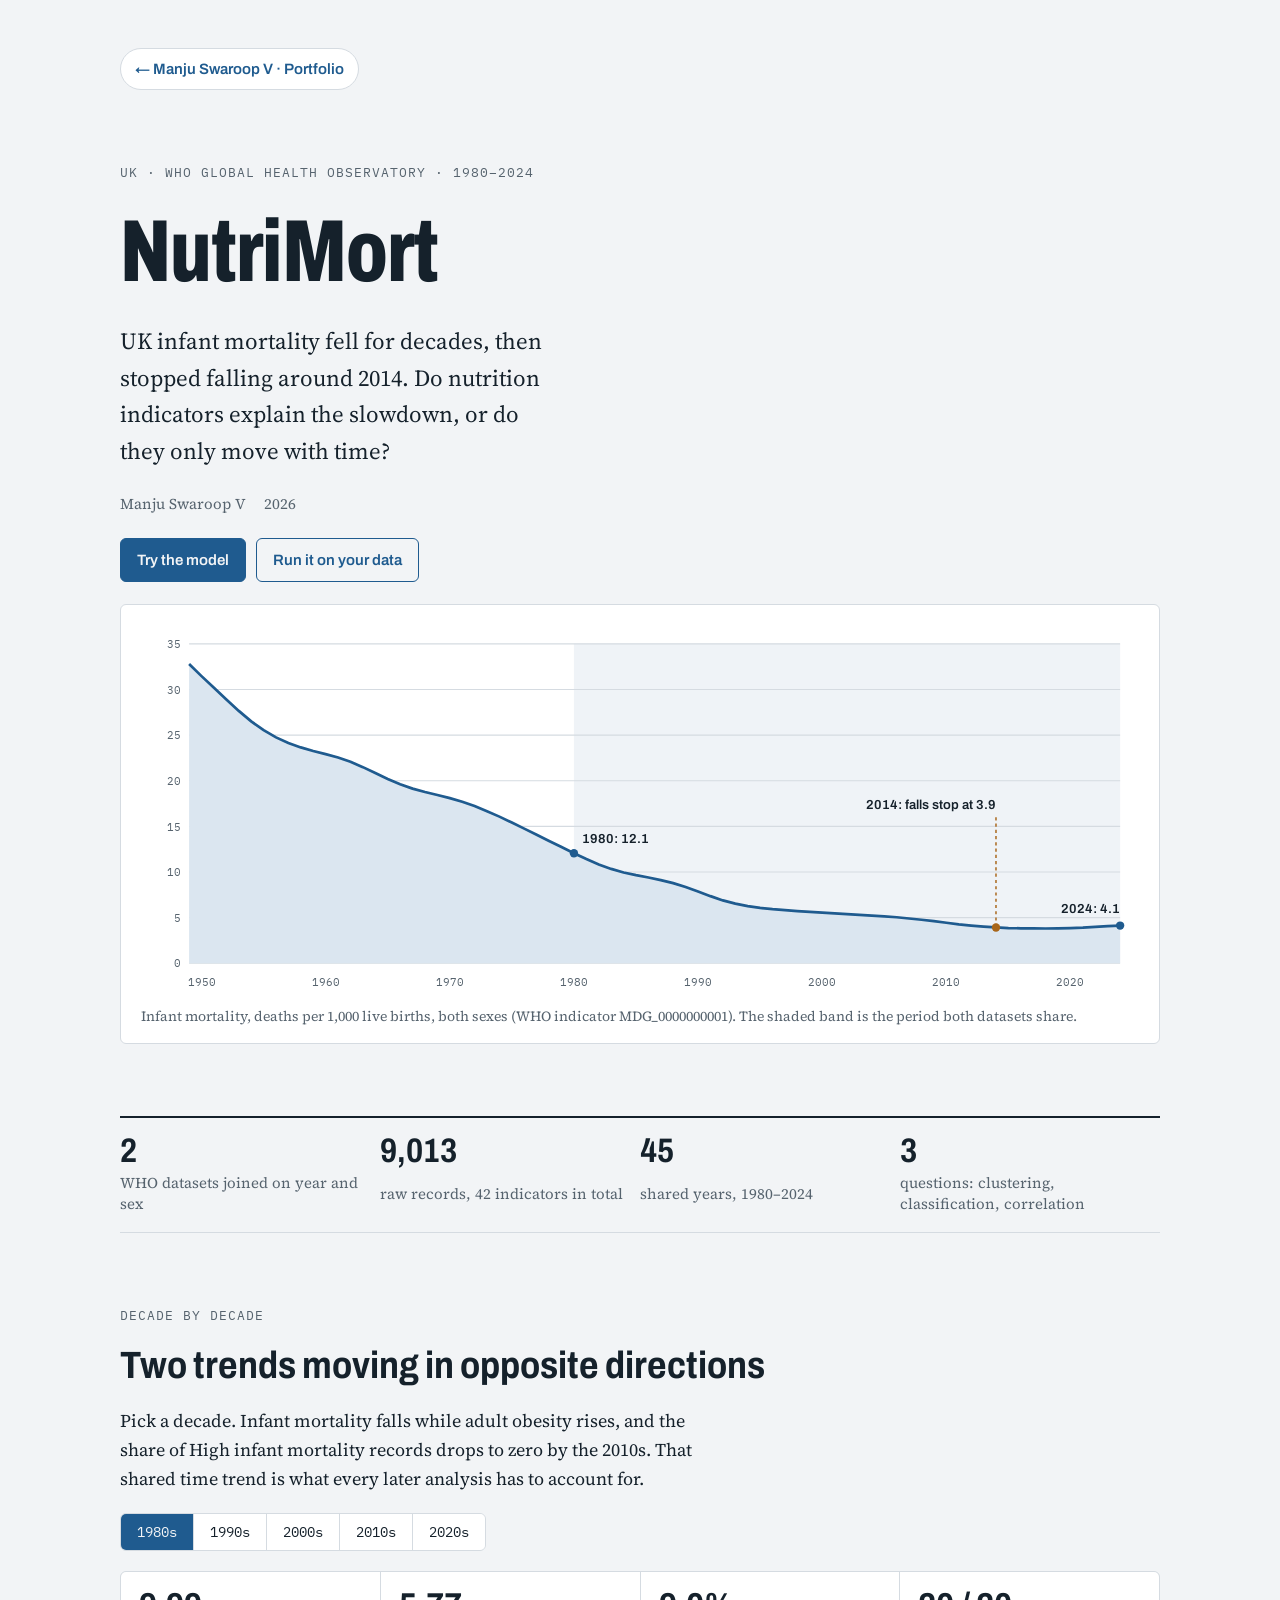
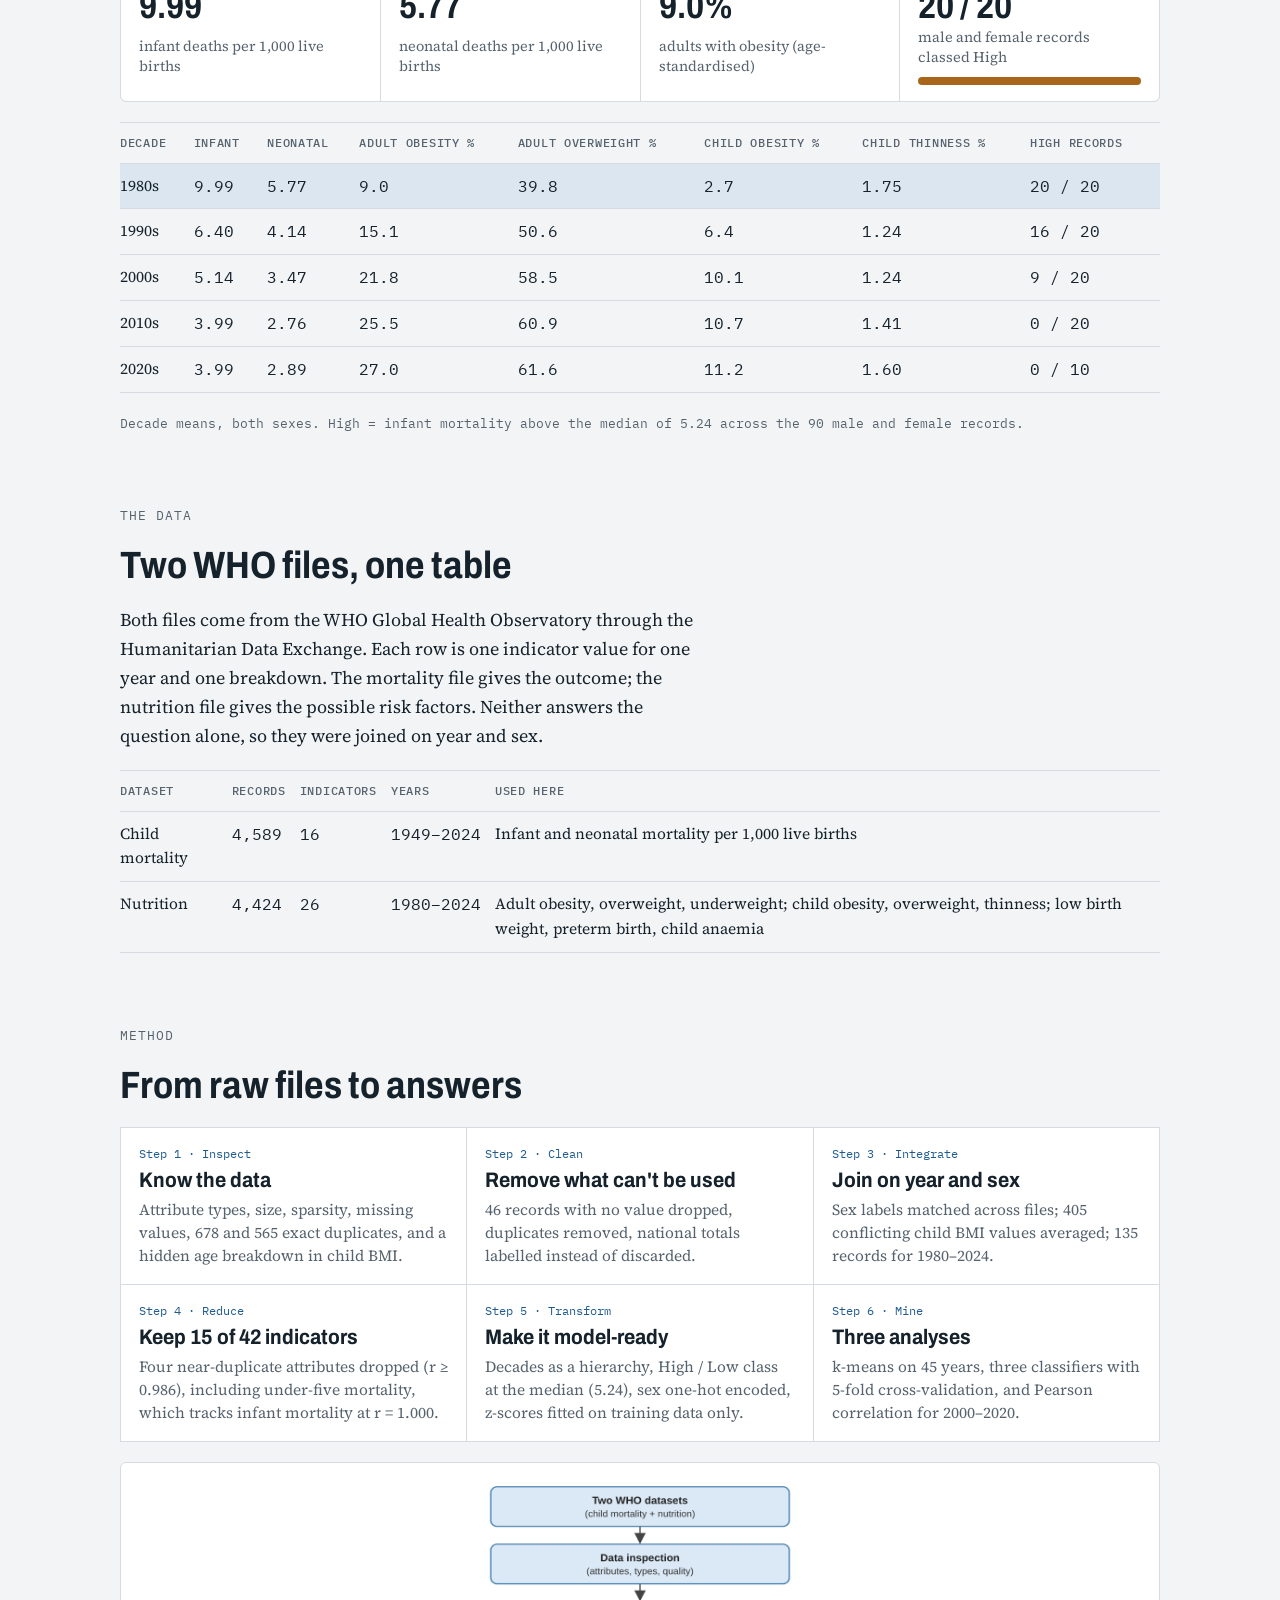
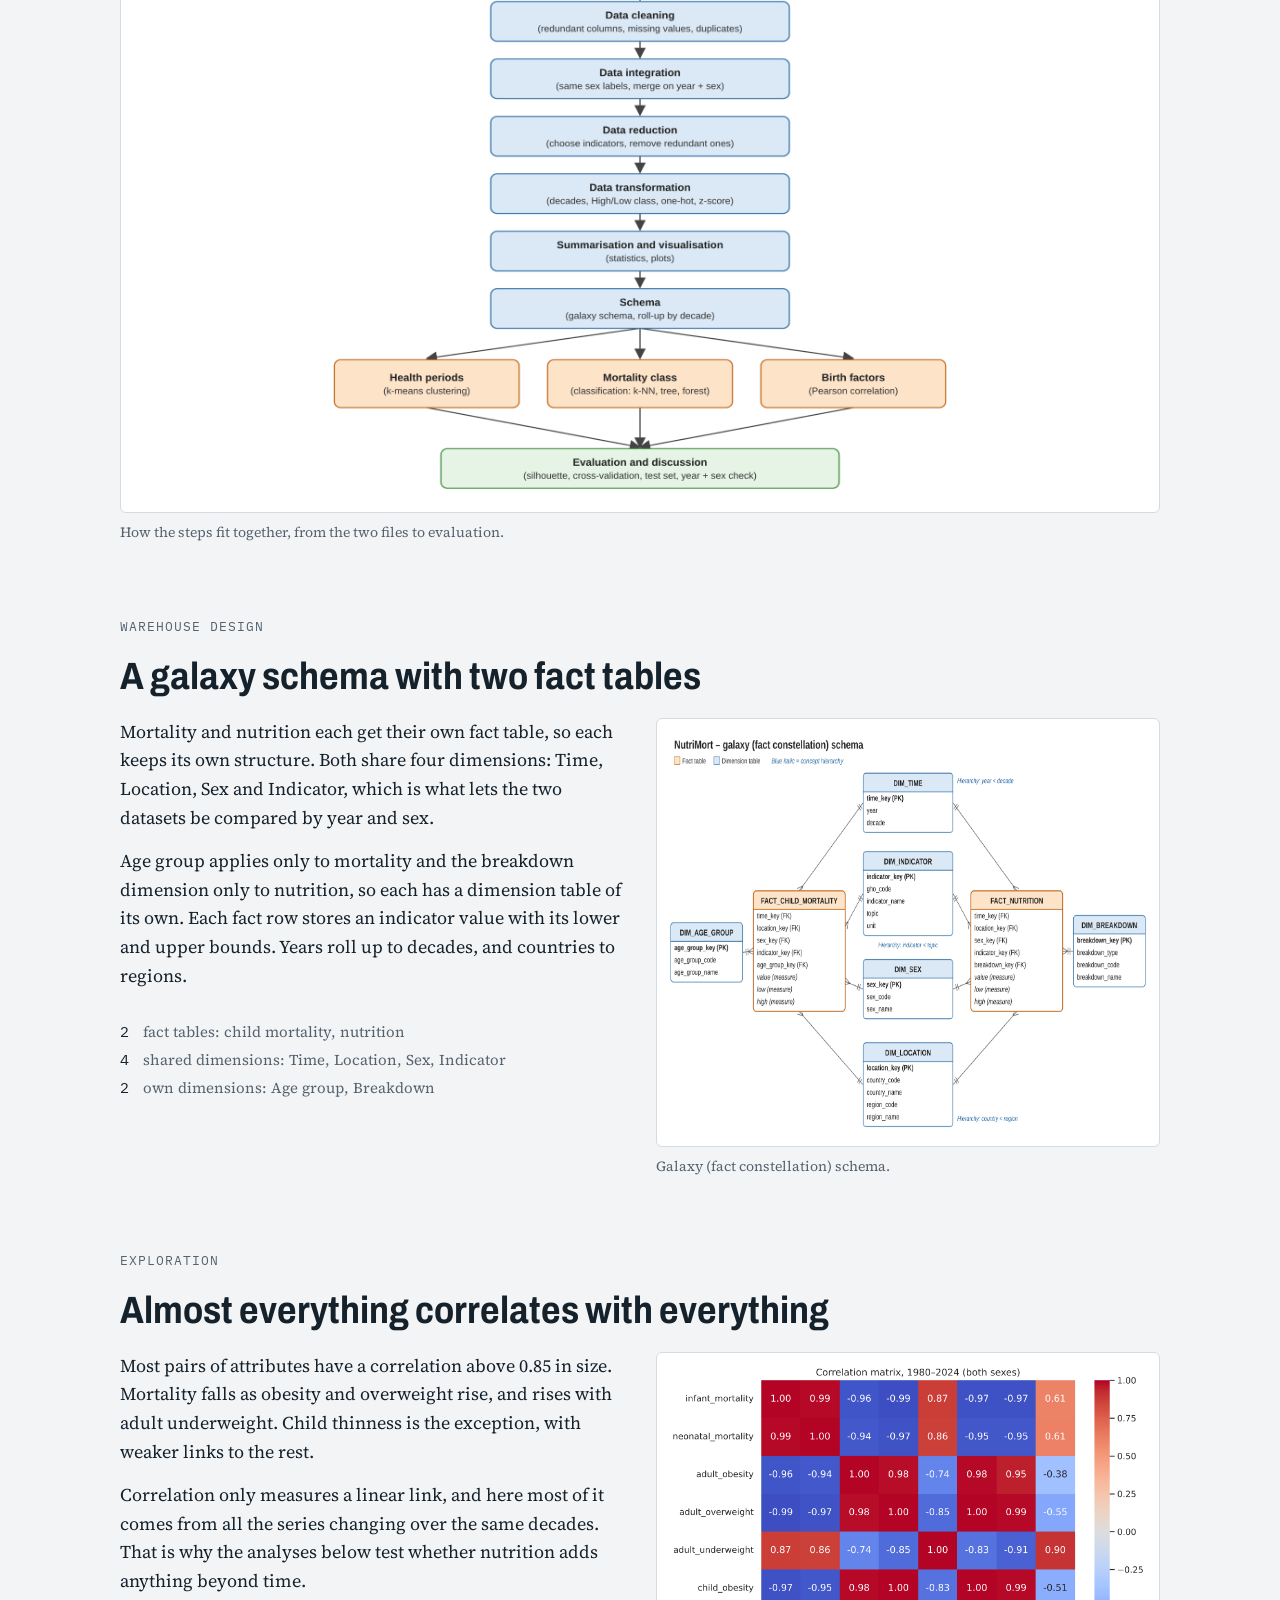
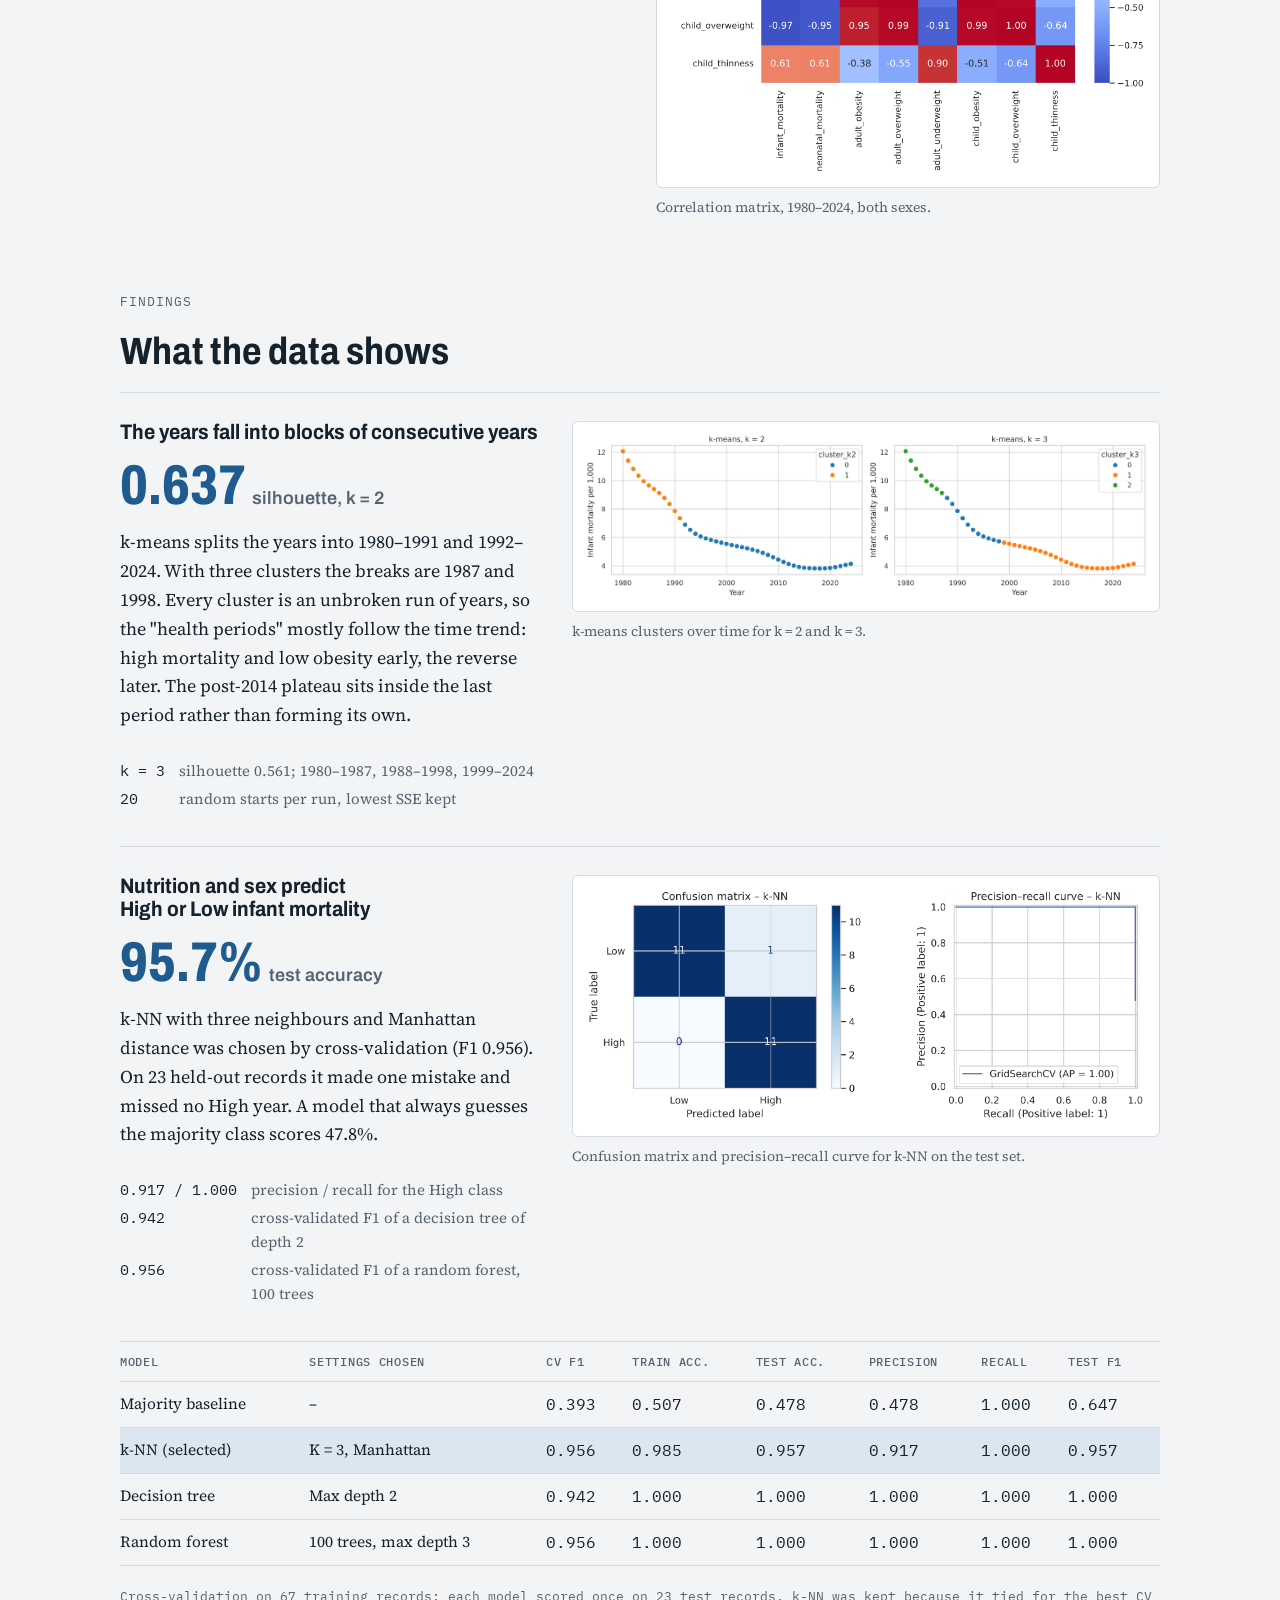
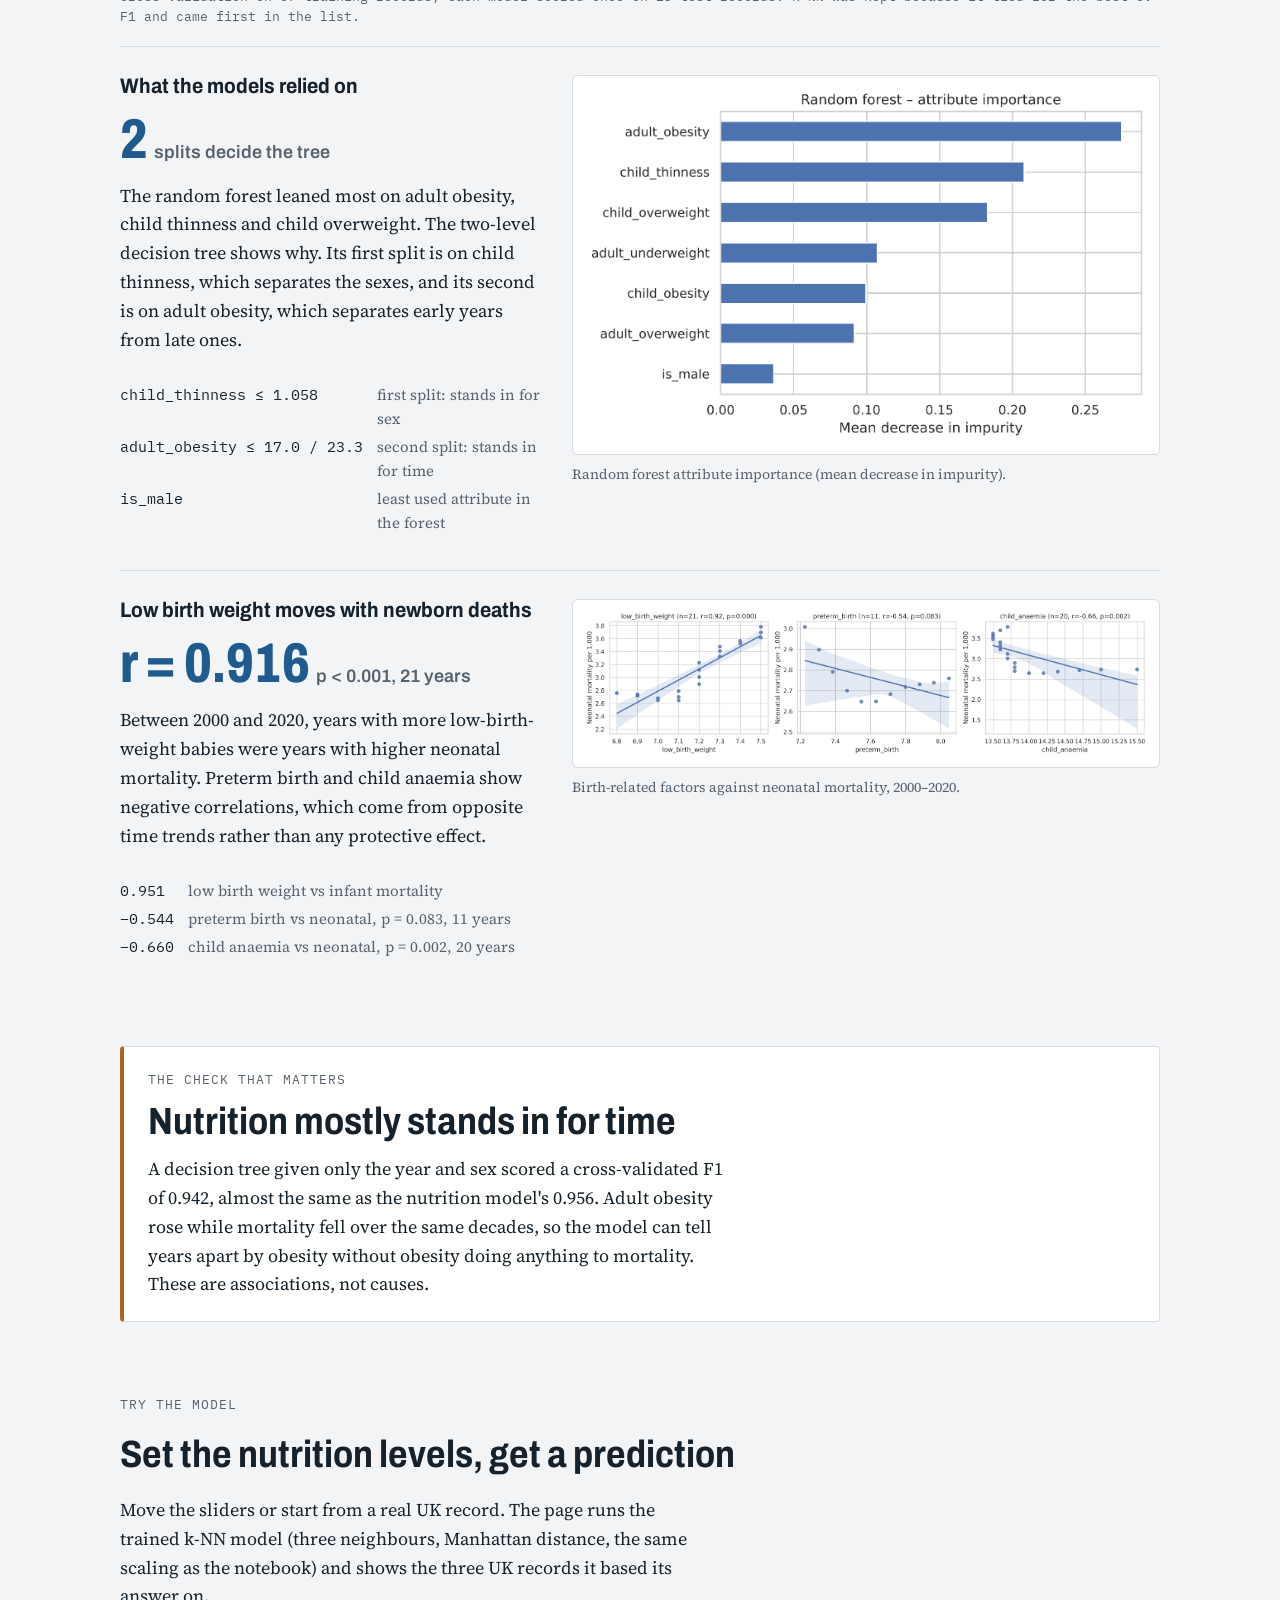
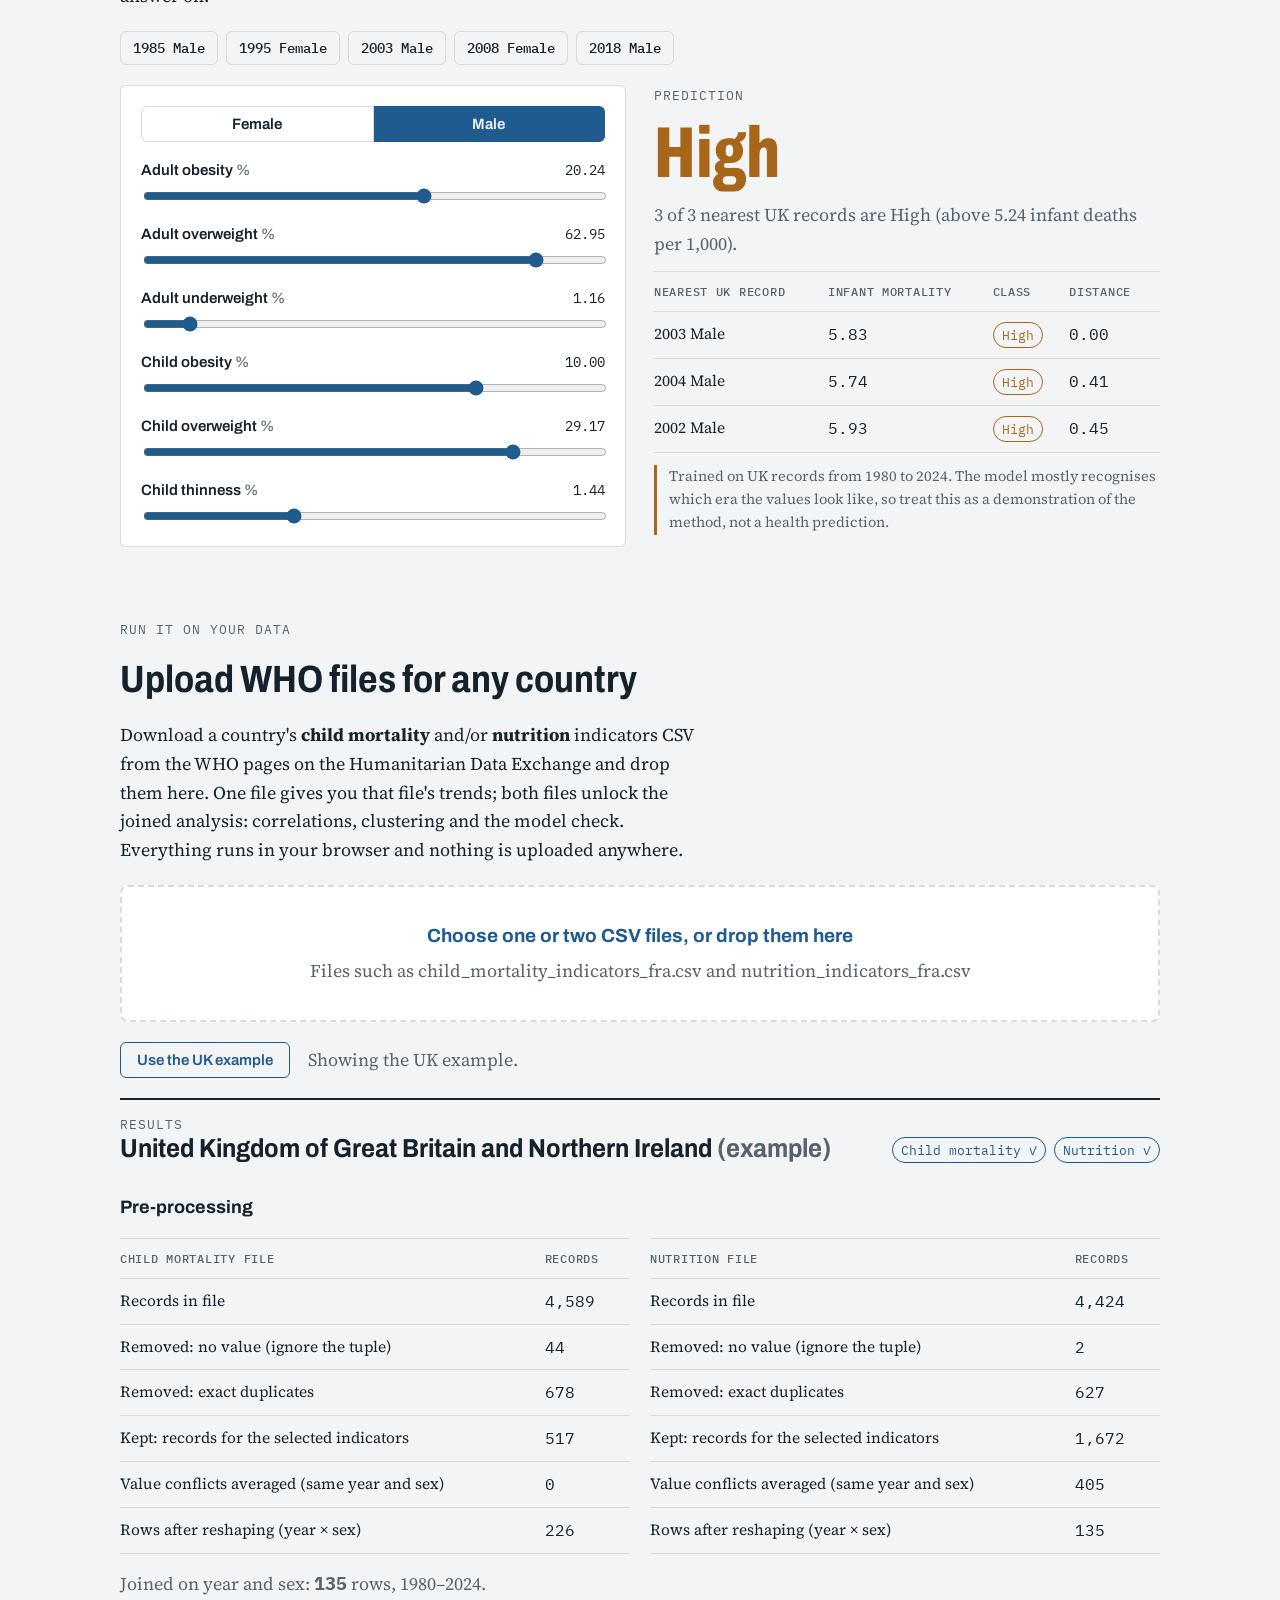
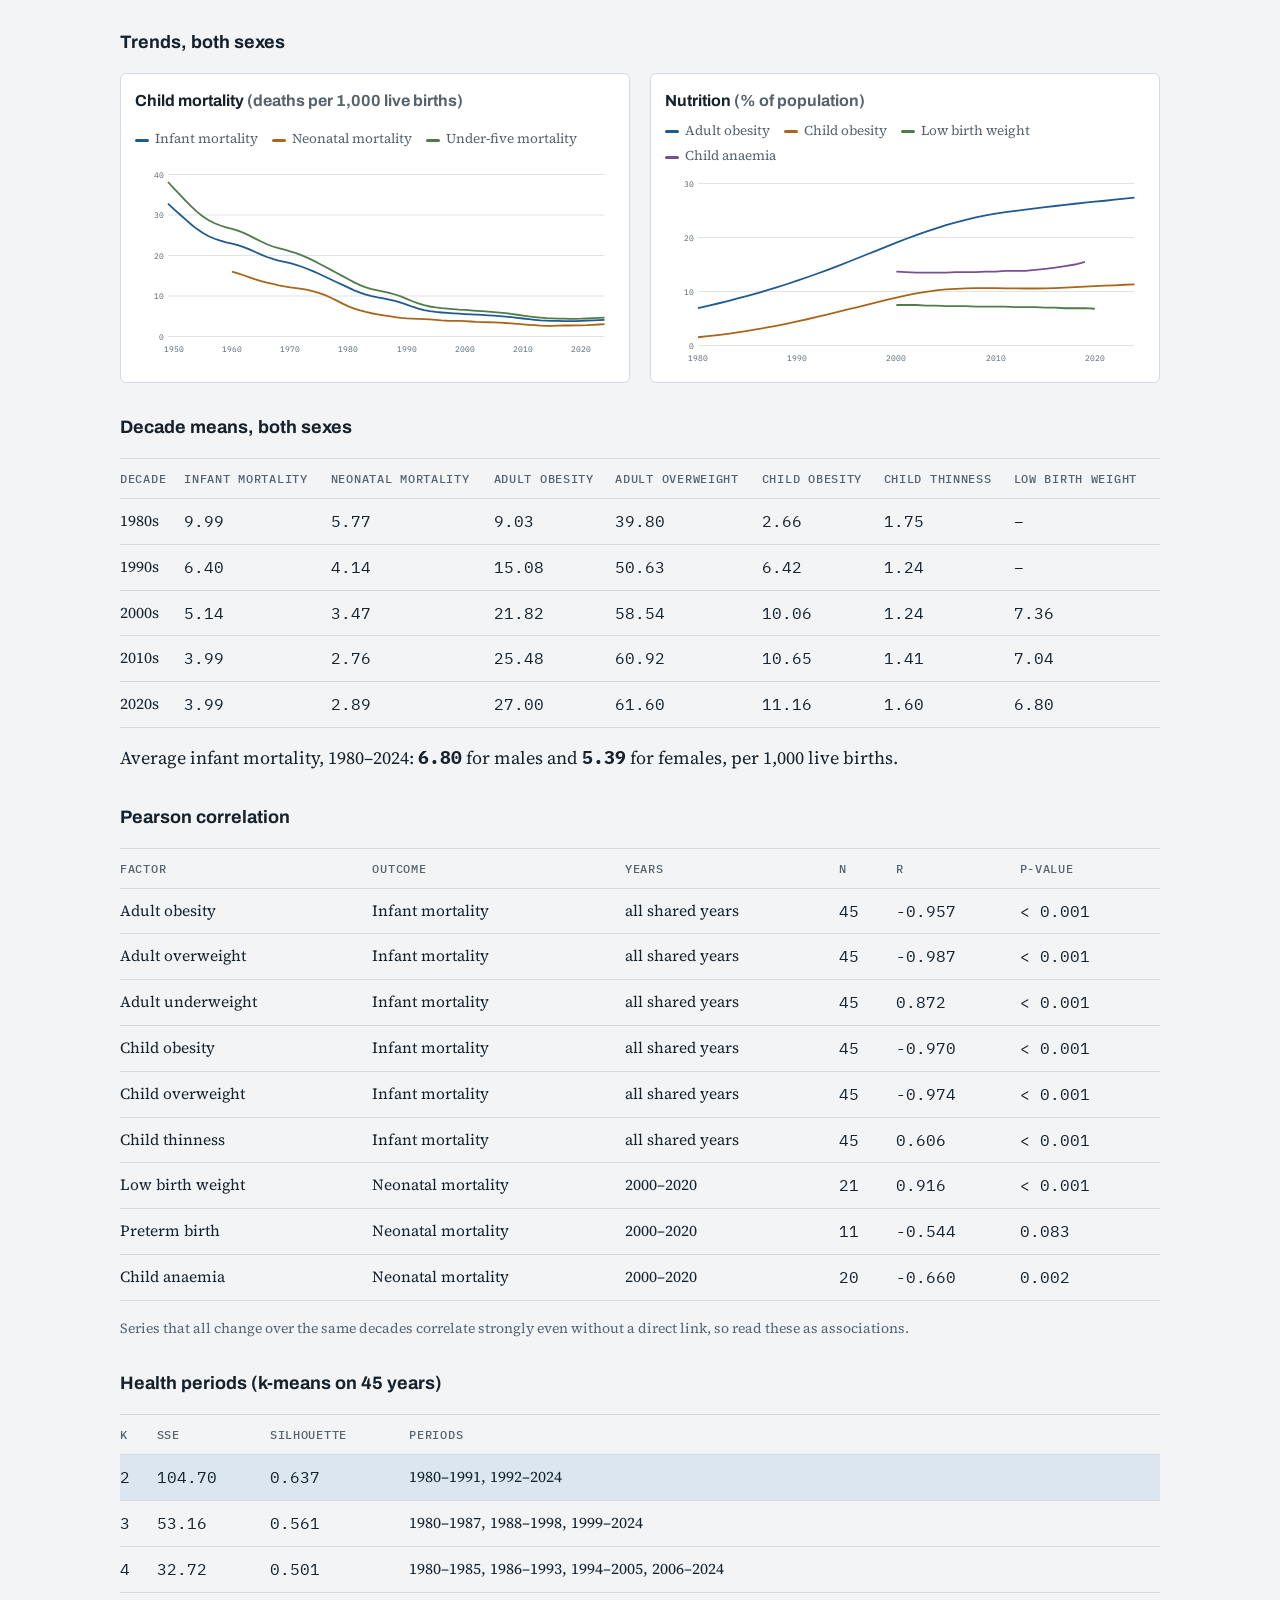
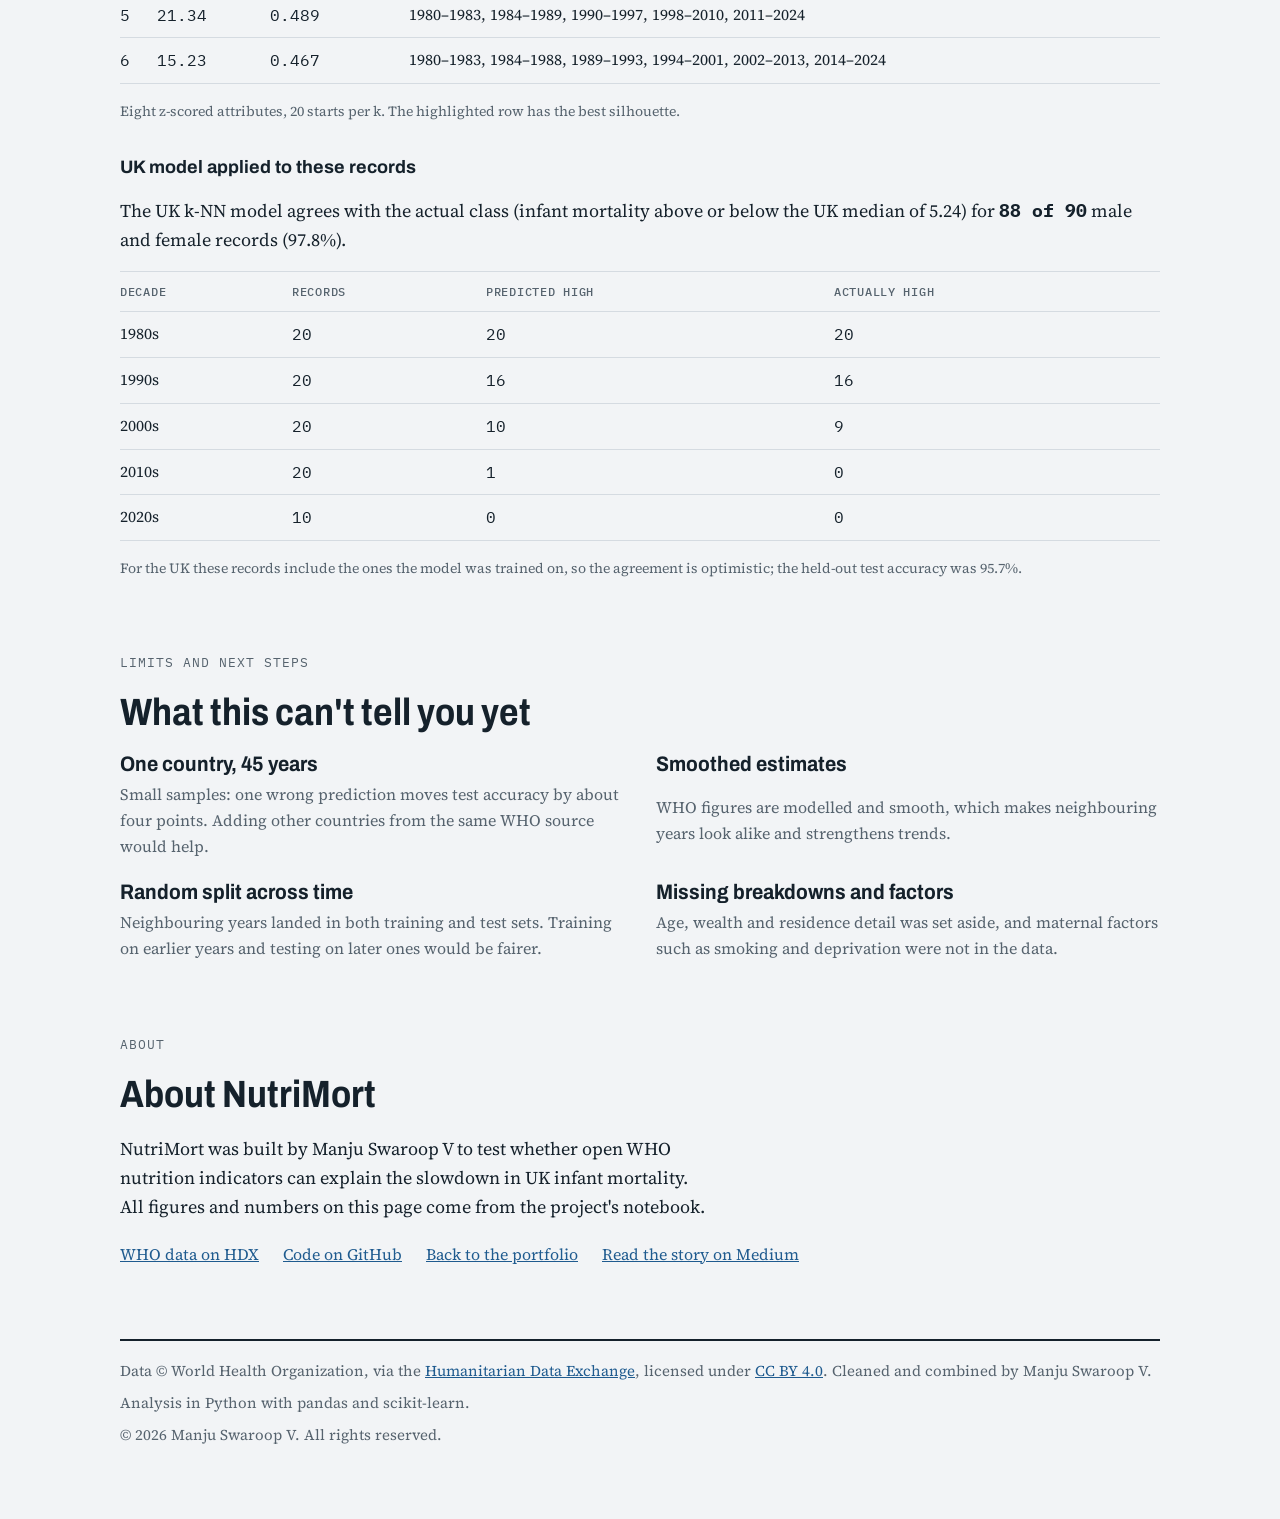
<file: nutrimort/index.html>
<!doctype html>
<html lang="en-GB">
<head>
<meta charset="utf-8">
<meta name="viewport" content="width=device-width, initial-scale=1, viewport-fit=cover">
<title>NutriMort · Manju Swaroop V</title>
<meta name="description" content="NutriMort: a data mining study of WHO nutrition indicators and UK child mortality, by Manju Swaroop V. k-means, k-NN, random forest and a galaxy schema on 1980–2024 data.">
<meta name="author" content="Manju Swaroop V">
<link rel="canonical" href="https://manjuv03.github.io/nutrimort/">
<meta property="og:type" content="article">
<meta property="og:title" content="NutriMort · Nutritional risk factors in UK child mortality">
<meta property="og:description" content="Do WHO nutrition indicators explain the slowdown in UK infant mortality, or do they only move with time? A KDD study by Manju Swaroop V.">
<meta property="og:url" content="https://manjuv03.github.io/nutrimort/">
<meta property="og:image" content="https://manjuv03.github.io/assets/og-card.jpg">
<meta name="twitter:card" content="summary_large_image">
<link rel="icon" href="../favicon.svg" type="image/svg+xml">
<style>:root{color-scheme:light;box-sizing:border-box;padding-top:env(safe-area-inset-top,0px);padding-bottom:env(safe-area-inset-bottom,0px)}html{scroll-padding-top:env(safe-area-inset-top,0px)}body{margin:0;padding:0;font:14px -apple-system,BlinkMacSystemFont,sans-serif;background:#fff;color:#000}img{max-width:100%}[hidden]:not([hidden=until-found i]){display:none!important}</style>
<link rel="preconnect" href="https://fonts.googleapis.com">
<link rel="preconnect" href="https://fonts.gstatic.com" crossorigin>
<link rel="stylesheet" href="https://fonts.googleapis.com/css2?family=Archivo:wdth,wght@62..125,400..800&family=Source+Serif+4:opsz,wght@8..60,400;8..60,600&family=IBM+Plex+Mono:wght@400;500&display=swap">
<title>NutriMort</title>
<style>
/* Layout: a single reading column with wide "plates" for charts, like a public-health bulletin; hero is a real chart of the outcome. */
:root{
  --bg:#f2f4f6; --surface:#ffffff; --ink:#15212b; --muted:#56636e; --rule:#d5dbe1;
  --accent:#1f5b8f; --accent-soft:#dbe6f0; --warm:#a8661a; --plate:#ffffff; --c3:#4f7d4a; --c4:#7a4f8f;
  --display:"Archivo","Helvetica Neue",Arial,sans-serif;
  --body:"Source Serif 4",Georgia,"Times New Roman",serif;
  --mono:"IBM Plex Mono",ui-monospace,Menlo,Consolas,monospace;
}
@media (prefers-color-scheme:dark){:root:not([data-theme="light"]){
  --bg:#0f161c; --surface:#16212a; --ink:#e6ecf1; --muted:#9aa8b4; --rule:#2a3843;
  --accent:#7fb2e0; --accent-soft:#1d3346; --warm:#e0a352; --plate:#f4f6f8; --c3:#8fc488; --c4:#c39ad6; color-scheme:dark}}
:root[data-theme="dark"]{
  --bg:#0f161c; --surface:#16212a; --ink:#e6ecf1; --muted:#9aa8b4; --rule:#2a3843;
  --accent:#7fb2e0; --accent-soft:#1d3346; --warm:#e0a352; --plate:#f4f6f8; --c3:#8fc488; --c4:#c39ad6; color-scheme:dark}

body{background:var(--bg);color:var(--ink);font-family:var(--body);font-size:18px;line-height:1.6;
  padding-left:max(16px,env(safe-area-inset-left,0px));padding-right:max(16px,env(safe-area-inset-right,0px))}
.wrap{max-width:1040px;margin:0 auto;display:grid;gap:72px;padding-block:48px 72px}
.col{max-width:66ch}
h1,h2,h3{font-family:var(--display);text-wrap:balance;margin:0;line-height:1.1}
h1{font-size:clamp(44px,8vw,88px);font-weight:800;font-stretch:72%;letter-spacing:-.01em}
h2{font-size:clamp(28px,4vw,38px);font-weight:700;font-stretch:85%}
h3{font-size:21px;font-weight:700;font-stretch:90%}
p{margin:0}
.label{font-family:var(--mono);font-size:12.5px;letter-spacing:.08em;text-transform:uppercase;color:var(--muted)}
.num{font-family:var(--mono);font-variant-numeric:tabular-nums}
a{color:var(--accent)}
a:focus-visible{outline:2px solid var(--accent);outline-offset:2px}
section{display:grid;gap:20px}
.wrap>*,section>*,.hero>*{min-width:0}

/* hero */
.hero{display:grid;gap:22px}
.hero .lede{font-size:clamp(19px,2.2vw,23px);max-width:40ch;color:var(--ink)}
.byline{display:flex;flex-wrap:wrap;gap:6px 18px;color:var(--muted);font-size:15px}
.chart{background:var(--surface);border:1px solid var(--rule);border-radius:6px;padding:18px 18px 8px;overflow-x:auto}
.chart svg{display:block;width:100%;min-width:560px;height:auto}
.chart .cap{font-size:14px;color:var(--muted);padding:6px 2px 8px}
.axis text{font-family:var(--mono);font-size:11px;fill:var(--muted)}
.axis line{stroke:var(--rule)}
.series{fill:none;stroke:var(--accent);stroke-width:2.6}
.area{fill:var(--accent-soft)}
.mark text{font-family:var(--display);font-size:12.5px;font-weight:600;fill:var(--ink)}
.mark line{stroke:var(--warm);stroke-dasharray:3 3;stroke-width:1.4}
.window{fill:var(--accent);opacity:.07}

/* facts strip */
.facts{display:grid;grid-template-columns:repeat(auto-fit,minmax(200px,1fr));gap:0;border-top:2px solid var(--ink);border-bottom:1px solid var(--rule)}
.fact{padding:16px 16px 18px 0;display:grid;gap:4px}
.fact b{font-family:var(--display);font-size:34px;font-weight:700;font-stretch:80%;line-height:1}
.fact span{font-size:15px;color:var(--muted);line-height:1.4}

/* data table */
.tbl{overflow-x:auto;border-top:1px solid var(--rule)}
table{border-collapse:collapse;width:100%;min-width:620px;font-size:15.5px}
th,td{text-align:left;padding:10px 14px 10px 0;border-bottom:1px solid var(--rule);vertical-align:top}
th{font-family:var(--mono);font-size:12px;letter-spacing:.06em;text-transform:uppercase;color:var(--muted);font-weight:500}
td.n{font-family:var(--mono);font-variant-numeric:tabular-nums;white-space:nowrap}

/* pipeline (a real sequence) */
.pipe{list-style:none;margin:0;padding:0;display:grid;grid-template-columns:repeat(3,minmax(0,1fr));gap:1px;background:var(--rule);border:1px solid var(--rule)}
.pipe li{background:var(--surface);padding:16px 18px;display:grid;gap:6px;align-content:start}
.pipe .step{font-family:var(--mono);font-size:12px;color:var(--accent)}
.pipe p{font-size:15.5px;line-height:1.5;color:var(--muted)}

/* findings */
.finding{display:grid;grid-template-columns:minmax(0,5fr) minmax(0,7fr);gap:32px;align-items:start;padding-top:28px;border-top:1px solid var(--rule)}
.finding .txt{display:grid;gap:14px;min-width:0}
.big{font-family:var(--display);font-weight:800;font-stretch:75%;font-size:56px;line-height:1;color:var(--accent)}
.big small{font-size:18px;font-weight:600;font-stretch:100%;color:var(--muted);margin-left:6px}
figure{margin:0;display:grid;gap:8px;min-width:0}
figure .plate{background:var(--plate);border:1px solid var(--rule);border-radius:6px;padding:10px}
figure img{display:block;width:100%;height:auto}
figcaption{font-size:14px;color:var(--muted)}
.stats{display:grid;grid-template-columns:auto 1fr;gap:4px 14px;font-size:15px}
.stats dt{font-family:var(--mono);font-variant-numeric:tabular-nums;color:var(--ink)}
.stats dd{margin:0;color:var(--muted)}

/* caveat */
.caveat{background:var(--surface);border:1px solid var(--rule);border-left:4px solid var(--warm);border-radius:4px;padding:22px 24px;display:grid;gap:12px}
.limits{display:grid;grid-template-columns:repeat(2,minmax(0,1fr));gap:22px 32px}
.limits div{display:grid;gap:6px}
.limits p{font-size:16px;color:var(--muted)}
/* decade explorer */
.seg{display:flex;flex-wrap:wrap;gap:0;border:1px solid var(--rule);border-radius:6px;overflow:hidden;width:fit-content;max-width:100%}
.seg button{font-family:var(--mono);font-size:14px;padding:9px 16px;border:0;border-right:1px solid var(--rule);background:var(--surface);color:var(--ink);cursor:pointer}
.seg button:last-child{border-right:0}
.seg button[aria-pressed="true"]{background:var(--accent);color:var(--bg)}
.seg button:focus-visible{outline:2px solid var(--accent);outline-offset:-3px}
.tiles{display:grid;grid-template-columns:repeat(4,minmax(0,1fr));gap:1px;background:var(--rule);border:1px solid var(--rule);border-radius:6px;overflow:hidden}
.tile{background:var(--surface);padding:16px 18px;display:grid;gap:4px}
.tile b{font-family:var(--display);font-size:36px;font-weight:700;font-stretch:80%;line-height:1;font-variant-numeric:tabular-nums}
.tile span{font-size:14.5px;color:var(--muted);line-height:1.35}
.hl{display:inline-block;width:100%;height:8px;border-radius:4px;background:var(--accent-soft);overflow:hidden;margin-top:6px}
.hl i{display:block;height:100%;background:var(--warm)}
tr.on td{background:var(--accent-soft)}
.two{display:grid;grid-template-columns:minmax(0,1fr) minmax(0,1fr);gap:32px;align-items:start}
.tip text{font-family:var(--mono);font-size:12px;fill:var(--ink)}
.tip rect{fill:var(--surface);stroke:var(--rule)}
.tip line{stroke:var(--muted);stroke-width:1}
.links{display:flex;flex-wrap:wrap;gap:10px 24px;font-size:16px}

/* lab */
.jump{display:flex;flex-wrap:wrap;gap:10px}
.jump a,.presets button,.ghost,.sexrow button{font-family:var(--display);font-weight:600;font-size:15px;padding:9px 16px;border-radius:6px;border:1px solid var(--accent);color:var(--accent);background:transparent;text-decoration:none;cursor:pointer}
.jump a:first-child{background:var(--accent);color:var(--bg)}
.presets{display:flex;flex-wrap:wrap;gap:8px}
.presets button{font-family:var(--mono);font-weight:500;font-size:13.5px;padding:7px 12px;border-color:var(--rule);color:var(--ink)}
.presets button:hover,.ghost:hover{border-color:var(--accent)}
button:focus-visible{outline:2px solid var(--accent);outline-offset:2px}
.lab2{display:grid;grid-template-columns:minmax(0,1fr) minmax(0,1fr);gap:28px;align-items:start}
.sliders{display:grid;gap:16px;background:var(--surface);border:1px solid var(--rule);border-radius:6px;padding:20px}
.sexrow{display:flex}
.sexrow button{border-radius:0;border-color:var(--rule);color:var(--ink);flex:1}
.sexrow button:first-child{border-radius:6px 0 0 6px}.sexrow button:last-child{border-radius:0 6px 6px 0;border-left:0}
.sexrow button[aria-pressed="true"]{background:var(--accent);color:var(--bg);border-color:var(--accent)}
.srow{display:grid;grid-template-columns:1fr auto;gap:4px 12px;align-items:baseline}
.srow label{font-family:var(--display);font-weight:600;font-size:15px}
.srow .unit{color:var(--muted);font-weight:400}
.srow output{font-family:var(--mono);font-size:14px}
.srow input{grid-column:1/-1;width:100%;accent-color:var(--accent)}
.result{display:grid;gap:12px;min-width:0}
.verdict{font-family:var(--display);font-weight:800;font-stretch:72%;font-size:72px;line-height:1}
.verdict.is-high{color:var(--warm)}.verdict.is-low{color:var(--accent)}
.muted{color:var(--muted)}.small{font-size:14px}
.note{font-size:14.5px;color:var(--muted);border-left:3px solid var(--warm);padding-left:12px}
.nbt{min-width:0}
.chip{display:inline-block;font-family:var(--mono);font-size:12.5px;padding:2px 8px;border-radius:999px;border:1px solid var(--rule)}
.chip.is-high{color:var(--warm);border-color:var(--warm)}.chip.is-low{color:var(--accent);border-color:var(--accent)}
.chip.is-ok{color:var(--accent);border-color:var(--accent)}.chip.is-off{color:var(--muted)}
.drop{display:grid;gap:6px;place-items:center;text-align:center;padding:34px 20px;border:2px dashed var(--rule);border-radius:8px;background:var(--surface);cursor:pointer}
.drop.over{border-color:var(--accent);background:var(--accent-soft)}
.drop input{position:absolute;width:1px;height:1px;opacity:0}
.drop:focus-within{outline:2px solid var(--accent);outline-offset:2px}
.dropmain{font-family:var(--display);font-weight:700;font-size:19px;color:var(--accent)}
.labbar{display:flex;flex-wrap:wrap;gap:12px 18px;align-items:center}
.out{display:grid;gap:16px;min-width:0}
.out h4{font-family:var(--display);font-size:18px;margin:14px 0 0}
.ohead{display:flex;flex-wrap:wrap;justify-content:space-between;align-items:end;gap:12px;border-top:2px solid var(--ink);padding-top:14px}
.country{font-size:26px}
.have{display:flex;gap:8px;flex-wrap:wrap}
.reps{display:grid;grid-template-columns:repeat(auto-fit,minmax(280px,1fr));gap:20px}
.reps table,.nbt{min-width:0}
.minis{display:grid;grid-template-columns:repeat(auto-fit,minmax(300px,1fr));gap:20px}
.mini{background:var(--surface);border:1px solid var(--rule);border-radius:6px;padding:14px;display:grid;gap:6px}
.mt{font-family:var(--display);font-weight:700;font-size:16px;color:var(--ink)}
.legend{display:flex;flex-wrap:wrap;gap:4px 14px;font-size:13.5px;color:var(--muted)}
.legend i{display:inline-block;width:14px;height:3px;border-radius:2px;margin-right:6px;vertical-align:middle}
.chart-s svg{display:block;width:100%;height:auto}
.warn{color:var(--warm)}
.hint{background:var(--accent-soft);padding:12px 14px;border-radius:6px}
footer{border-top:2px solid var(--ink);padding-top:18px;display:grid;gap:8px;font-size:15px;color:var(--muted)}

@media (max-width:760px){
  .pipe,.limits,.two,.lab2{grid-template-columns:1fr}
  .verdict{font-size:56px}
  .tiles{grid-template-columns:repeat(2,minmax(0,1fr))}
  .seg button{padding:8px 11px;font-size:13px}
  .finding{grid-template-columns:1fr;gap:18px}
  body{font-size:17px}
}

.back{display:inline-flex;align-items:center;gap:8px;font-family:var(--display);font-weight:600;font-size:15px;text-decoration:none;color:var(--accent);
  padding:8px 14px;border:1px solid var(--rule);border-radius:999px;background:var(--surface);width:fit-content}
.back:hover{border-color:var(--accent)}
</style>
</head>
<body>

<div class="wrap">
<a class="back" href="../">&larr; Manju Swaroop V &middot; Portfolio</a>

<header class="hero">
  <div class="label">UK · WHO Global Health Observatory · 1980–2024</div>
  <h1>NutriMort</h1>
  <p class="lede">UK infant mortality fell for decades, then stopped falling around 2014. Do nutrition indicators explain the slowdown, or do they only move with time?</p>
  <div class="byline"><span>Manju Swaroop V</span><span>2026</span></div>
  <nav class="jump" aria-label="Try it"><a href="#predict">Try the model</a><a href="#lab">Run it on your data</a></nav>

  <div class="chart" role="img" aria-label="Line chart of UK infant mortality per 1,000 live births from 1949 to 2024, falling from 32.8 to a low of 3.81 in 2018 and rising slightly to 4.13 in 2024.">
    <svg id="trend" viewBox="0 0 960 360" preserveAspectRatio="xMidYMid meet"></svg>
    <div class="cap">Infant mortality, deaths per 1,000 live births, both sexes (WHO indicator MDG_0000000001). The shaded band is the period both datasets share.</div>
  </div>
</header>

<div class="facts">
  <div class="fact"><b class="num">2</b><span>WHO datasets joined on year and sex</span></div>
  <div class="fact"><b class="num">9,013</b><span>raw records, 42 indicators in total</span></div>
  <div class="fact"><b class="num">45</b><span>shared years, 1980–2024</span></div>
  <div class="fact"><b class="num">3</b><span>questions: clustering, classification, correlation</span></div>
</div>

<section>
  <div class="label">Decade by decade</div>
  <h2>Two trends moving in opposite directions</h2>
  <p class="col">Pick a decade. Infant mortality falls while adult obesity rises, and the share of High infant mortality records drops to zero by the 2010s. That shared time trend is what every later analysis has to account for.</p>
  <div class="seg" role="group" aria-label="Choose a decade" id="decades"></div>
  <div class="tiles" aria-live="polite">
    <div class="tile"><b id="t-inf">9.99</b><span>infant deaths per 1,000 live births</span></div>
    <div class="tile"><b id="t-neo">5.77</b><span>neonatal deaths per 1,000 live births</span></div>
    <div class="tile"><b id="t-ob">9.0%</b><span>adults with obesity (age-standardised)</span></div>
    <div class="tile"><b id="t-hi">20 / 20</b><span>male and female records classed High</span><span class="hl"><i id="t-bar" style="width:100%"></i></span></div>
  </div>
  <div class="tbl">
    <table id="dtable">
      <thead><tr><th>Decade</th><th>Infant</th><th>Neonatal</th><th>Adult obesity %</th><th>Adult overweight %</th><th>Child obesity %</th><th>Child thinness %</th><th>High records</th></tr></thead>
      <tbody></tbody>
    </table>
  </div>
  <p class="label" style="text-transform:none;letter-spacing:0">Decade means, both sexes. High = infant mortality above the median of 5.24 across the 90 male and female records.</p>
</section>

<section>
  <div class="label">The data</div>
  <h2>Two WHO files, one table</h2>
  <p class="col">Both files come from the WHO Global Health Observatory through the Humanitarian Data Exchange. Each row is one indicator value for one year and one breakdown. The mortality file gives the outcome; the nutrition file gives the possible risk factors. Neither answers the question alone, so they were joined on year and sex.</p>
  <div class="tbl">
    <table>
      <thead><tr><th>Dataset</th><th>Records</th><th>Indicators</th><th>Years</th><th>Used here</th></tr></thead>
      <tbody>
        <tr><td>Child mortality</td><td class="n">4,589</td><td class="n">16</td><td class="n">1949–2024</td><td>Infant and neonatal mortality per 1,000 live births</td></tr>
        <tr><td>Nutrition</td><td class="n">4,424</td><td class="n">26</td><td class="n">1980–2024</td><td>Adult obesity, overweight, underweight; child obesity, overweight, thinness; low birth weight, preterm birth, child anaemia</td></tr>
      </tbody>
    </table>
  </div>
</section>

<section>
  <div class="label">Method</div>
  <h2>From raw files to answers</h2>
  <ol class="pipe">
    <li><span class="step">Step 1 · Inspect</span><h3>Know the data</h3><p>Attribute types, size, sparsity, missing values, 678 and 565 exact duplicates, and a hidden age breakdown in child BMI.</p></li>
    <li><span class="step">Step 2 · Clean</span><h3>Remove what can't be used</h3><p>46 records with no value dropped, duplicates removed, national totals labelled instead of discarded.</p></li>
    <li><span class="step">Step 3 · Integrate</span><h3>Join on year and sex</h3><p>Sex labels matched across files; 405 conflicting child BMI values averaged; 135 records for 1980–2024.</p></li>
    <li><span class="step">Step 4 · Reduce</span><h3>Keep 15 of 42 indicators</h3><p>Four near-duplicate attributes dropped (r ≥ 0.986), including under-five mortality, which tracks infant mortality at r = 1.000.</p></li>
    <li><span class="step">Step 5 · Transform</span><h3>Make it model-ready</h3><p>Decades as a hierarchy, High / Low class at the median (5.24), sex one-hot encoded, z-scores fitted on training data only.</p></li>
    <li><span class="step">Step 6 · Mine</span><h3>Three analyses</h3><p>k-means on 45 years, three classifiers with 5-fold cross-validation, and Pearson correlation for 2000–2020.</p></li>
  </ol>
  <figure>
    <div class="plate"><img src="figures/flowchart.png" alt="Flowchart: two WHO datasets, inspection, cleaning, integration, reduction, transformation, summarisation, schema, then three branches (k-means, classification, Pearson correlation) joining at evaluation and discussion." loading="lazy" style="max-width:640px;margin:0 auto"></div>
    <figcaption>How the steps fit together, from the two files to evaluation.</figcaption>
  </figure>
</section>

<section>
  <div class="label">Warehouse design</div>
  <h2>A galaxy schema with two fact tables</h2>
  <div class="two">
    <div class="txt" style="display:grid;gap:14px">
      <p>Mortality and nutrition each get their own fact table, so each keeps its own structure. Both share four dimensions: Time, Location, Sex and Indicator, which is what lets the two datasets be compared by year and sex.</p>
      <p>Age group applies only to mortality and the breakdown dimension only to nutrition, so each has a dimension table of its own. Each fact row stores an indicator value with its lower and upper bounds. Years roll up to decades, and countries to regions.</p>
      <dl class="stats">
        <dt>2</dt><dd>fact tables: child mortality, nutrition</dd>
        <dt>4</dt><dd>shared dimensions: Time, Location, Sex, Indicator</dd>
        <dt>2</dt><dd>own dimensions: Age group, Breakdown</dd>
      </dl>
    </div>
    <figure>
      <div class="plate"><img src="figures/schema.png" alt="Galaxy schema: FACT_CHILD_MORTALITY and FACT_NUTRITION linked to DIM_TIME, DIM_INDICATOR, DIM_SEX and DIM_LOCATION, with DIM_AGE_GROUP and DIM_BREAKDOWN attached to one fact table each." loading="lazy"></div>
      <figcaption>Galaxy (fact constellation) schema.</figcaption>
    </figure>
  </div>
</section>

<section>
  <div class="label">Exploration</div>
  <h2>Almost everything correlates with everything</h2>
  <div class="two">
    <div class="txt" style="display:grid;gap:14px">
      <p>Most pairs of attributes have a correlation above 0.85 in size. Mortality falls as obesity and overweight rise, and rises with adult underweight. Child thinness is the exception, with weaker links to the rest.</p>
      <p>Correlation only measures a linear link, and here most of it comes from all the series changing over the same decades. That is why the analyses below test whether nutrition adds anything beyond time.</p>
    </div>
    <figure>
      <div class="plate"><img src="figures/fig_correlation.png" alt="Correlation matrix heat map of eight attributes; infant mortality correlates −0.96 with adult obesity and −0.99 with adult overweight." loading="lazy"></div>
      <figcaption>Correlation matrix, 1980–2024, both sexes.</figcaption>
    </figure>
  </div>
</section>

<section>
  <div class="label">Findings</div>
  <h2>What the data shows</h2>

  <article class="finding">
    <div class="txt">
      <h3>The years fall into blocks of consecutive years</h3>
      <div class="big num">0.637<small>silhouette, k = 2</small></div>
      <p>k-means splits the years into 1980–1991 and 1992–2024. With three clusters the breaks are 1987 and 1998. Every cluster is an unbroken run of years, so the "health periods" mostly follow the time trend: high mortality and low obesity early, the reverse later. The post-2014 plateau sits inside the last period rather than forming its own.</p>
      <dl class="stats">
        <dt>k = 3</dt><dd>silhouette 0.561; 1980–1987, 1988–1998, 1999–2024</dd>
        <dt>20</dt><dd>random starts per run, lowest SSE kept</dd>
      </dl>
    </div>
    <figure>
      <div class="plate"><img src="figures/fig_clusters.png" alt="k-means cluster labels plotted against year for k = 2 and k = 3, showing contiguous blocks of years." loading="lazy"></div>
      <figcaption>k-means clusters over time for k = 2 and k = 3.</figcaption>
    </figure>
  </article>

  <article class="finding">
    <div class="txt">
      <h3>Nutrition and sex predict High or Low infant mortality</h3>
      <div class="big num">95.7%<small>test accuracy</small></div>
      <p>k-NN with three neighbours and Manhattan distance was chosen by cross-validation (F1 0.956). On 23 held-out records it made one mistake and missed no High year. A model that always guesses the majority class scores 47.8%.</p>
      <dl class="stats">
        <dt>0.917 / 1.000</dt><dd>precision / recall for the High class</dd>
        <dt>0.942</dt><dd>cross-validated F1 of a decision tree of depth 2</dd>
        <dt>0.956</dt><dd>cross-validated F1 of a random forest, 100 trees</dd>
      </dl>
    </div>
    <figure>
      <div class="plate"><img src="figures/fig_confusion_pr.png" alt="Confusion matrix with 11 correct Low, 11 correct High, 1 Low predicted as High, and a precision-recall curve with average precision 1.00." loading="lazy"></div>
      <figcaption>Confusion matrix and precision–recall curve for k-NN on the test set.</figcaption>
    </figure>
  </article>
  <div class="tbl">
    <table>
      <thead><tr><th>Model</th><th>Settings chosen</th><th>CV F1</th><th>Train acc.</th><th>Test acc.</th><th>Precision</th><th>Recall</th><th>Test F1</th></tr></thead>
      <tbody>
        <tr><td>Majority baseline</td><td>–</td><td class="n">0.393</td><td class="n">0.507</td><td class="n">0.478</td><td class="n">0.478</td><td class="n">1.000</td><td class="n">0.647</td></tr>
        <tr class="on"><td>k-NN (selected)</td><td>K = 3, Manhattan</td><td class="n">0.956</td><td class="n">0.985</td><td class="n">0.957</td><td class="n">0.917</td><td class="n">1.000</td><td class="n">0.957</td></tr>
        <tr><td>Decision tree</td><td>Max depth 2</td><td class="n">0.942</td><td class="n">1.000</td><td class="n">1.000</td><td class="n">1.000</td><td class="n">1.000</td><td class="n">1.000</td></tr>
        <tr><td>Random forest</td><td>100 trees, max depth 3</td><td class="n">0.956</td><td class="n">1.000</td><td class="n">1.000</td><td class="n">1.000</td><td class="n">1.000</td><td class="n">1.000</td></tr>
      </tbody>
    </table>
  </div>
  <p class="label" style="text-transform:none;letter-spacing:0">Cross-validation on 67 training records; each model scored once on 23 test records. k-NN was kept because it tied for the best CV F1 and came first in the list.</p>

  <article class="finding">
    <div class="txt">
      <h3>What the models relied on</h3>
      <div class="big num">2<small>splits decide the tree</small></div>
      <p>The random forest leaned most on adult obesity, child thinness and child overweight. The two-level decision tree shows why. Its first split is on child thinness, which separates the sexes, and its second is on adult obesity, which separates early years from late ones.</p>
      <dl class="stats">
        <dt>child_thinness ≤ 1.058</dt><dd>first split: stands in for sex</dd>
        <dt>adult_obesity ≤ 17.0 / 23.3</dt><dd>second split: stands in for time</dd>
        <dt>is_male</dt><dd>least used attribute in the forest</dd>
      </dl>
    </div>
    <figure>
      <div class="plate"><img src="figures/fig_importance.png" alt="Bar chart of random forest attribute importance: adult obesity highest at about 0.27, then child thinness about 0.21 and child overweight about 0.18; is_male lowest." loading="lazy"></div>
      <figcaption>Random forest attribute importance (mean decrease in impurity).</figcaption>
    </figure>
  </article>

  <article class="finding">
    <div class="txt">
      <h3>Low birth weight moves with newborn deaths</h3>
      <div class="big num">r = 0.916<small>p &lt; 0.001, 21 years</small></div>
      <p>Between 2000 and 2020, years with more low-birth-weight babies were years with higher neonatal mortality. Preterm birth and child anaemia show negative correlations, which come from opposite time trends rather than any protective effect.</p>
      <dl class="stats">
        <dt>0.951</dt><dd>low birth weight vs infant mortality</dd>
        <dt>−0.544</dt><dd>preterm birth vs neonatal, p = 0.083, 11 years</dd>
        <dt>−0.660</dt><dd>child anaemia vs neonatal, p = 0.002, 20 years</dd>
      </dl>
    </div>
    <figure>
      <div class="plate"><img src="figures/fig_birth_factors.png" alt="Three scatter plots of neonatal mortality against low birth weight, preterm birth and child anaemia with fitted lines." loading="lazy"></div>
      <figcaption>Birth-related factors against neonatal mortality, 2000–2020.</figcaption>
    </figure>
  </article>
</section>

<section class="caveat">
  <div class="label">The check that matters</div>
  <h2>Nutrition mostly stands in for time</h2>
  <p class="col">A decision tree given only the year and sex scored a cross-validated F1 of 0.942, almost the same as the nutrition model's 0.956. Adult obesity rose while mortality fell over the same decades, so the model can tell years apart by obesity without obesity doing anything to mortality. These are associations, not causes.</p>
</section>

<section id="predict">
  <div class="label">Try the model</div>
  <h2>Set the nutrition levels, get a prediction</h2>
  <p class="col">Move the sliders or start from a real UK record. The page runs the trained k-NN model (three neighbours, Manhattan distance, the same scaling as the notebook) and shows the three UK records it based its answer on.</p>
  <div class="presets" id="presets" role="group" aria-label="Start from a UK record"></div>
  <div class="lab2">
    <form class="sliders" id="sliders" onsubmit="return false">
      <div class="sexrow" role="group" aria-label="Sex">
        <button type="button" id="sex-f" aria-pressed="true">Female</button><button type="button" id="sex-m" aria-pressed="false">Male</button>
      </div>
    </form>
    <div class="result" aria-live="polite">
      <div class="label">Prediction</div>
      <div class="verdict" id="verdict">Low</div>
      <p id="votes" class="muted"></p>
      <div class="tbl"><table class="nbt"><thead><tr><th>Nearest UK record</th><th>Infant mortality</th><th>Class</th><th>Distance</th></tr></thead><tbody id="nbody"></tbody></table></div>
      <p class="note">Trained on UK records from 1980 to 2024. The model mostly recognises which era the values look like, so treat this as a demonstration of the method, not a health prediction.</p>
    </div>
  </div>
</section>

<section id="lab">
  <div class="label">Run it on your data</div>
  <h2>Upload WHO files for any country</h2>
  <p class="col">Download a country's <b>child mortality</b> and/or <b>nutrition</b> indicators CSV from the WHO pages on the Humanitarian Data Exchange and drop them here. One file gives you that file's trends; both files unlock the joined analysis: correlations, clustering and the model check. Everything runs in your browser and nothing is uploaded anywhere.</p>
  <label class="drop" id="drop" for="files">
    <input type="file" id="files" accept=".csv,text/csv" multiple>
    <span class="dropmain">Choose one or two CSV files, or drop them here</span>
    <span class="muted">Files such as child_mortality_indicators_fra.csv and nutrition_indicators_fra.csv</span>
  </label>
  <div class="labbar"><button type="button" id="uk" class="ghost">Use the UK example</button><span id="status" class="muted" role="status"></span></div>
  <div id="out" class="out"></div>
</section>

<section>
  <div class="label">Limits and next steps</div>
  <h2>What this can't tell you yet</h2>
  <div class="limits">
    <div><h3>One country, 45 years</h3><p>Small samples: one wrong prediction moves test accuracy by about four points. Adding other countries from the same WHO source would help.</p></div>
    <div><h3>Smoothed estimates</h3><p>WHO figures are modelled and smooth, which makes neighbouring years look alike and strengthens trends.</p></div>
    <div><h3>Random split across time</h3><p>Neighbouring years landed in both training and test sets. Training on earlier years and testing on later ones would be fairer.</p></div>
    <div><h3>Missing breakdowns and factors</h3><p>Age, wealth and residence detail was set aside, and maternal factors such as smoking and deprivation were not in the data.</p></div>
  </div>
</section>

<section>
  <div class="label">About</div>
  <h2>About NutriMort</h2>
  <p class="col">NutriMort was built by Manju Swaroop V to test whether open WHO nutrition indicators can explain the slowdown in UK infant mortality. All figures and numbers on this page come from the project's notebook.</p>
  <div class="links">
    <a href="https://data.humdata.org/dataset/who-data-for-gbr" target="_blank" rel="noopener">WHO data on HDX</a>
    <a href="https://github.com/manjuv03/NutriMort" target="_blank" rel="noopener">Code on GitHub</a>
    <a href="../">Back to the portfolio</a>
    <a href="https://medium.com/@manjuswaroop03/my-model-scored-95-7-then-a-model-that-only-knew-the-year-nearly-matched-it-cc8ef0c4a84b" target="_blank" rel="noopener">Read the story on Medium</a>
  </div>
</section>

<footer>
  <span>Data © World Health Organization, via the <a href="https://data.humdata.org/dataset/who-data-for-gbr" target="_blank" rel="noopener">Humanitarian Data Exchange</a>, licensed under <a href="https://creativecommons.org/licenses/by/4.0/" target="_blank" rel="noopener">CC BY 4.0</a>. Cleaned and combined by Manju Swaroop V.</span>
  <span>Analysis in Python with pandas and scikit-learn.</span>
  <span>© 2026 Manju Swaroop V. All rights reserved.</span>
</footer>

</div>

<script>
(function(){
  var d=[[1949,32.79],[1950,31.47],[1951,30.18],[1952,28.90],[1953,27.66],[1954,26.51],[1955,25.54],[1956,24.75],[1957,24.13],[1958,23.65],[1959,23.26],[1960,22.92],[1961,22.55],[1962,22.08],[1963,21.49],[1964,20.84],[1965,20.20],[1966,19.62],[1967,19.14],[1968,18.77],[1969,18.44],[1970,18.09],[1971,17.69],[1972,17.22],[1973,16.67],[1974,16.07],[1975,15.42],[1976,14.75],[1977,14.08],[1978,13.41],[1979,12.74],[1980,12.06],[1981,11.41],[1982,10.82],[1983,10.34],[1984,9.95],[1985,9.65],[1986,9.40],[1987,9.12],[1988,8.78],[1989,8.35],[1990,7.86],[1991,7.35],[1992,6.89],[1993,6.53],[1994,6.26],[1995,6.06],[1996,5.93],[1997,5.82],[1998,5.72],[1999,5.63],[2000,5.55],[2001,5.46],[2002,5.39],[2003,5.31],[2004,5.23],[2005,5.14],[2006,5.04],[2007,4.91],[2008,4.77],[2009,4.61],[2010,4.44],[2011,4.27],[2012,4.13],[2013,4.01],[2014,3.92],[2015,3.86],[2016,3.83],[2017,3.82],[2018,3.81],[2019,3.82],[2020,3.85],[2021,3.90],[2022,3.98],[2023,4.06],[2024,4.13]];
  var W=960,H=360,L=48,R=20,T=20,B=34,x0=1949,x1=2024,y1=35;
  function X(y){return L+(y-x0)/(x1-x0)*(W-L-R)}
  function Y(v){return T+(1-v/y1)*(H-T-B)}
  var ns="http://www.w3.org/2000/svg",svg=document.getElementById('trend');
  function el(n,a,p){var e=document.createElementNS(ns,n);for(var k in a)e.setAttribute(k,a[k]);(p||svg).appendChild(e);return e}
  el('rect',{class:'window',x:X(1980),y:T,width:X(2024)-X(1980),height:H-T-B});
  var ax=el('g',{class:'axis'});
  [0,5,10,15,20,25,30,35].forEach(function(v){el('line',{x1:L,x2:W-R,y1:Y(v),y2:Y(v)},ax);var t=el('text',{x:L-8,y:Y(v)+4,'text-anchor':'end'},ax);t.textContent=v});
  [1950,1960,1970,1980,1990,2000,2010,2020].forEach(function(y){var t=el('text',{x:X(y),y:H-12,'text-anchor':'middle'},ax);t.textContent=y});
  var p=d.map(function(r,i){return (i?'L':'M')+X(r[0]).toFixed(1)+' '+Y(r[1]).toFixed(1)}).join(' ');
  el('path',{class:'area',d:p+' L'+X(2024)+' '+Y(0)+' L'+X(1949)+' '+Y(0)+' Z'});
  el('path',{class:'series',d:p});
  var m=el('g',{class:'mark'});
  el('line',{x1:X(2014),x2:X(2014),y1:Y(16),y2:Y(3.92)},m);
  var t1=el('text',{x:X(2014),y:Y(16)-8,'text-anchor':'end'},m);t1.textContent='2014: falls stop at 3.9';
  var t2=el('text',{x:X(1980)+8,y:Y(12.06)-10},m);t2.textContent='1980: 12.1';
  el('circle',{cx:X(1980),cy:Y(12.06),r:4,fill:'var(--accent)'});
  el('circle',{cx:X(2014),cy:Y(3.92),r:4,fill:'var(--warm)'});
  el('circle',{cx:X(2024),cy:Y(4.13),r:4,fill:'var(--accent)'});
  var t3=el('text',{x:X(2024),y:Y(4.13)-12,'text-anchor':'end'},m);t3.textContent='2024: 4.1';

  // hover / touch read-out
  var tip=el('g',{class:'tip',visibility:'hidden'});
  var tl=el('line',{y1:T,y2:H-B},tip), tc=el('circle',{r:4.5,fill:'var(--ink)'},tip);
  var tr=el('rect',{rx:4,width:112,height:24},tip), tt=el('text',{},tip);
  function show(ev){
    var b=svg.getBoundingClientRect(), vx=(ev.clientX-b.left)/b.width*W;
    var yr=Math.round(x0+(vx-L)/(W-L-R)*(x1-x0)); if(yr<x0||yr>x1){tip.setAttribute('visibility','hidden');return}
    var r=d[yr-x0], px=X(r[0]), py=Y(r[1]);
    tl.setAttribute('x1',px);tl.setAttribute('x2',px);tc.setAttribute('cx',px);tc.setAttribute('cy',py);
    var bx=px+10>W-130?px-122:px+10; tr.setAttribute('x',bx);tr.setAttribute('y',py-34);
    tt.setAttribute('x',bx+8);tt.setAttribute('y',py-17);tt.textContent=r[0]+': '+r[1].toFixed(2);
    tip.setAttribute('visibility','visible');
  }
  svg.addEventListener('pointermove',show);svg.addEventListener('pointerdown',show);
  svg.addEventListener('pointerleave',function(){tip.setAttribute('visibility','hidden')});

  // decade explorer
  var D=[
    ['1980s',9.99,5.77,9.03,39.80,2.66,1.75,20],
    ['1990s',6.40,4.14,15.08,50.63,6.42,1.24,16],
    ['2000s',5.14,3.47,21.82,58.54,10.06,1.24,9],
    ['2010s',3.99,2.76,25.48,60.92,10.65,1.41,0],
    ['2020s',3.99,2.89,27.00,61.60,11.16,1.60,0]];
  var N={'1980s':20,'1990s':20,'2000s':20,'2010s':20,'2020s':10};
  var seg=document.getElementById('decades'), tb=document.querySelector('#dtable tbody');
  D.forEach(function(r,i){
    var b=document.createElement('button');b.type='button';b.id='dec-'+r[0];b.textContent=r[0];
    b.setAttribute('aria-pressed',i===0?'true':'false');b.addEventListener('click',function(){pick(i)});seg.appendChild(b);
    var tr=document.createElement('tr');tr.innerHTML='<td>'+r[0]+'</td><td class="n">'+r[1].toFixed(2)+'</td><td class="n">'+r[2].toFixed(2)+'</td><td class="n">'+r[3].toFixed(1)+'</td><td class="n">'+r[4].toFixed(1)+'</td><td class="n">'+r[5].toFixed(1)+'</td><td class="n">'+r[6].toFixed(2)+'</td><td class="n">'+r[7]+' / '+N[r[0]]+'</td>';
    tr.style.cursor='pointer';tr.addEventListener('click',function(){pick(i)});tb.appendChild(tr);
  });
  function pick(i){
    var r=D[i],n=N[r[0]];
    document.getElementById('t-inf').textContent=r[1].toFixed(2);
    document.getElementById('t-neo').textContent=r[2].toFixed(2);
    document.getElementById('t-ob').textContent=r[3].toFixed(1)+'%';
    document.getElementById('t-hi').textContent=r[7]+' / '+n;
    document.getElementById('t-bar').style.width=(r[7]/n*100)+'%';
    [].forEach.call(seg.children,function(b,j){b.setAttribute('aria-pressed',j===i?'true':'false')});
    [].forEach.call(tb.children,function(t,j){t.className=j===i?'on':''});
  }
  pick(0);
})();
</script>
<script>
window.NM_MODEL={"features":["adult_obesity","adult_overweight","adult_underweight","child_obesity","child_overweight","child_thinness","is_male"],"mean":[19.251109094029854,53.32308931343284,2.0175942910447757,7.95385552636816,26.23468983084577,1.3302296836318408,0.417910447761194],"scale":[6.588934307504936,9.312271579884817,0.7916204370186462,3.108267498234682,5.854692286265369,0.36133089509188643,0.49321527289129274],"k":3,"p":1,"train":[{"year":2023,"sex":"Female","x":[28.6538,58.2987,2.1217,10.0478,30.6313,1.0496,0.0],"high":0,"infant":3.6},{"year":2015,"sex":"Female","x":[26.5409,56.8105,1.9923,10.0543,31.2856,0.9886,0.0],"high":0,"infant":3.47},{"year":2007,"sex":"Male","x":[22.5671,64.7194,1.2144,10.8006,30.2822,1.5517,1.0],"high":1,"infant":5.4},{"year":2009,"sex":"Female","x":[24.7856,55.6961,1.9439,10.34,31.7927,0.9846,0.0],"high":0,"infant":4.12},{"year":1993,"sex":"Female","x":[15.3723,44.4467,2.5627,5.9264,24.3737,1.08,0.0],"high":1,"infant":5.74},{"year":2010,"sex":"Male","x":[23.6563,65.2427,1.2903,10.9235,30.2353,1.6465,1.0],"high":0,"infant":4.87},{"year":2004,"sex":"Male","x":[20.907,63.5094,1.1727,10.2979,29.6166,1.4613,1.0],"high":1,"infant":5.74},{"year":2010,"sex":"Female","x":[25.1433,55.9225,1.9484,10.293,31.7141,0.9855,0.0],"high":0,"infant":3.97},{"year":1987,"sex":"Male","x":[8.5899,47.1035,1.4988,3.1999,15.9255,1.7711,1.0],"high":1,"infant":10.31},{"year":2001,"sex":"Male","x":[18.747,61.6165,1.1535,9.2478,27.9829,1.3978,1.0],"high":1,"infant":6.03},{"year":2024,"sex":"Male","x":[25.8644,65.1854,2.095,12.5391,28.8785,2.2524,1.0],"high":0,"infant":4.58},{"year":1991,"sex":"Female","x":[14.0984,42.2117,2.7969,5.0658,22.5996,1.1252,0.0],"high":1,"infant":6.39},{"year":2021,"sex":"Female","x":[28.1218,57.9443,2.081,10.0449,30.8606,1.0329,0.0],"high":0,"infant":3.49},{"year":2003,"sex":"Male","x":[20.2354,62.9544,1.1644,10.0015,29.1664,1.4374,1.0],"high":1,"infant":5.83},{"year":2018,"sex":"Male","x":[25.173,65.3711,1.6711,11.5149,29.4701,1.9199,1.0],"high":0,"infant":4.17},{"year":1986,"sex":"Female","x":[11.1793,36.6906,3.5155,3.1473,18.1836,1.3246,0.0],"high":1,"infant":8.13},{"year":1999,"sex":"Female","x":[19.4125,50.5156,2.1049,8.5458,29.1562,0.9885,0.0],"high":0,"infant":5.0},{"year":2005,"sex":"Female","x":[22.993,54.3661,1.9545,10.2117,31.7746,0.9799,0.0],"high":0,"infant":4.59},{"year":2013,"sex":"Female","x":[26.0145,56.4561,1.9717,10.119,31.4268,0.9843,0.0],"high":0,"infant":3.58},{"year":1985,"sex":"Female","x":[10.6401,35.6112,3.6806,2.8245,17.3464,1.3826,0.0],"high":1,"infant":8.4},{"year":1996,"sex":"Male","x":[14.7189,57.1869,1.1858,6.9127,24.0221,1.3592,1.0],"high":1,"infant":6.59},{"year":2017,"sex":"Female","x":[27.0785,57.2012,2.0172,10.0433,31.1901,1.0014,0.0],"high":0,"infant":3.44},{"year":1999,"sex":"Male","x":[17.1353,60.0001,1.1549,8.3486,26.5184,1.3674,1.0],"high":1,"infant":6.23},{"year":1997,"sex":"Female","x":[18.0613,48.6749,2.2168,7.6852,27.6669,1.0088,0.0],"high":0,"infant":5.16},{"year":2008,"sex":"Male","x":[22.9951,64.9722,1.2356,10.8688,30.3219,1.584,1.0],"high":1,"infant":5.25},{"year":2012,"sex":"Female","x":[25.7445,56.2879,1.9627,10.1748,31.5195,0.9845,0.0],"high":0,"infant":3.68},{"year":1988,"sex":"Male","x":[9.1363,48.2342,1.4454,3.5338,16.7785,1.684,1.0],"high":1,"infant":9.93},{"year":2000,"sex":"Male","x":[17.9474,60.8367,1.1522,8.8115,27.2822,1.381,1.0],"high":1,"infant":6.12},{"year":2022,"sex":"Male","x":[25.6296,65.2685,1.9407,12.2163,29.1298,2.1216,1.0],"high":0,"infant":4.4},{"year":1994,"sex":"Female","x":[16.0299,45.5469,2.4609,6.3646,25.229,1.0583,0.0],"high":1,"infant":5.5},{"year":2015,"sex":"Male","x":[24.6668,65.3052,1.5058,11.0862,29.6287,1.8159,1.0],"high":0,"infant":4.24},{"year":2001,"sex":"Female","x":[20.7058,52.0885,2.0306,9.311,30.4318,0.9777,0.0],"high":0,"infant":4.87},{"year":2018,"sex":"Female","x":[27.3433,57.3939,2.0313,10.0459,31.1329,1.0099,0.0],"high":0,"infant":3.43},{"year":1985,"sex":"Male","x":[7.5891,44.9044,1.6214,2.6031,14.3375,1.9747,1.0],"high":1,"infant":10.85},{"year":2016,"sex":"Female","x":[26.8098,57.0046,2.0041,10.0428,31.2368,0.994,0.0],"high":0,"infant":3.45},{"year":1994,"sex":"Male","x":[13.1594,55.0831,1.2259,5.984,22.2593,1.3816,1.0],"high":1,"infant":6.97},{"year":1981,"sex":"Female","x":[8.6351,31.3963,4.4202,1.7725,14.2155,1.6254,0.0],"high":1,"infant":9.94},{"year":2014,"sex":"Male","x":[24.4779,65.2848,1.4557,11.0055,29.7304,1.7784,1.0],"high":0,"infant":4.3},{"year":1997,"sex":"Male","x":[15.5205,58.1778,1.1715,7.3939,24.8826,1.3572,1.0],"high":1,"infant":6.45},{"year":1990,"sex":"Male","x":[10.3424,50.5445,1.3544,4.2737,18.5748,1.5421,1.0],"high":1,"infant":8.86},{"year":2006,"sex":"Male","x":[22.0759,64.3922,1.197,10.6859,30.1561,1.5202,1.0],"high":1,"infant":5.54},{"year":2007,"sex":"Female","x":[23.9545,55.1216,1.9426,10.3457,31.8767,0.9829,0.0],"high":0,"infant":4.39},{"year":1988,"sex":"Female","x":[12.298,38.8688,3.207,3.8608,19.9164,1.2235,0.0],"high":1,"infant":7.56},{"year":2002,"sex":"Male","x":[19.5121,62.3223,1.1576,9.6458,28.6084,1.4167,1.0],"high":1,"infant":5.93},{"year":1982,"sex":"Female","x":[9.1091,32.4267,4.223,2.0002,14.9572,1.5625,0.0],"high":1,"infant":9.42},{"year":2020,"sex":"Female","x":[27.8621,57.7645,2.063,10.0468,30.9666,1.0253,0.0],"high":0,"infant":3.46},{"year":1998,"sex":"Female","x":[18.7419,49.6261,2.1556,8.1221,28.4306,0.9969,0.0],"high":0,"infant":5.07},{"year":1987,"sex":"Female","x":[11.7313,37.7753,3.3575,3.4936,19.0418,1.2704,0.0],"high":1,"infant":7.87},{"year":1980,"sex":"Female","x":[8.1812,30.3859,4.6251,1.5672,13.5051,1.6905,0.0],"high":1,"infant":10.57},{"year":1995,"sex":"Female","x":[16.699,46.6233,2.3695,6.8058,26.0631,1.039,0.0],"high":1,"infant":5.34},{"year":2024,"sex":"Female","x":[28.9292,58.4773,2.1439,10.0524,30.5117,1.0578,0.0],"high":0,"infant":3.66},{"year":1991,"sex":"Male","x":[11.0001,51.7021,1.3161,4.6752,19.4917,1.4868,1.0],"high":1,"infant":8.26},{"year":2002,"sex":"Female","x":[21.3185,52.7661,2.0043,9.6229,30.937,0.9757,0.0],"high":0,"infant":4.81},{"year":1984,"sex":"Male","x":[7.1263,43.8338,1.691,2.3347,13.5832,2.0918,1.0],"high":1,"infant":11.15},{"year":2008,"sex":"Female","x":[24.3891,55.4313,1.9416,10.3602,31.8527,0.9837,0.0],"high":0,"infant":4.26},{"year":2005,"sex":"Male","x":[21.5209,63.9877,1.1833,10.5216,29.9373,1.4897,1.0],"high":1,"infant":5.66},{"year":1995,"sex":"Male","x":[13.9306,56.1527,1.204,6.4414,23.1462,1.3665,1.0],"high":1,"infant":6.75},{"year":1996,"sex":"Female","x":[17.3775,47.669,2.2881,7.2457,26.8753,1.0227,0.0],"high":0,"infant":5.23},{"year":2004,"sex":"Female","x":[22.465,53.9022,1.9663,10.0736,31.6123,0.9786,0.0],"high":0,"infant":4.69},{"year":2000,"sex":"Female","x":[20.0675,51.3365,2.0636,8.9467,29.8306,0.9825,0.0],"high":0,"infant":4.94},{"year":2017,"sex":"Male","x":[25.0277,65.365,1.6129,11.347,29.5123,1.8841,1.0],"high":0,"infant":4.17},{"year":2022,"sex":"Female","x":[28.3854,58.1216,2.1008,10.0458,30.7493,1.0412,0.0],"high":0,"infant":3.54},{"year":1990,"sex":"Female","x":[13.4815,41.0901,2.9263,4.6496,21.7008,1.1523,0.0],"high":1,"infant":6.8},{"year":2011,"sex":"Female","x":[25.4599,56.1156,1.9547,10.2363,31.6213,0.9852,0.0],"high":0,"infant":3.8},{"year":2019,"sex":"Female","x":[27.6036,57.5815,2.0464,10.0454,31.057,1.0178,0.0],"high":0,"infant":3.43},{"year":1989,"sex":"Female","x":[12.8815,39.975,3.0632,4.2467,20.8043,1.1847,0.0],"high":1,"infant":7.22},{"year":1982,"sex":"Male","x":[6.2722,41.7677,1.8471,1.8655,12.1878,2.3446,1.0],"high":1,"infant":12.15}],"all":[{"year":1980,"sex":"Female","x":[8.1812,30.3859,4.6251,1.5672,13.5051,1.6905,0.0],"high":1,"infant":10.57},{"year":1980,"sex":"Male","x":[5.5107,39.789,2.0247,1.4775,10.929,2.6262,1.0],"high":1,"infant":13.48},{"year":1981,"sex":"Female","x":[8.6351,31.3963,4.4202,1.7725,14.2155,1.6254,0.0],"high":1,"infant":9.94},{"year":1981,"sex":"Male","x":[5.8799,40.7671,1.9333,1.6615,11.5428,2.4813,1.0],"high":1,"infant":12.81},{"year":1982,"sex":"Female","x":[9.1091,32.4267,4.223,2.0002,14.9572,1.5625,0.0],"high":1,"infant":9.42},{"year":1982,"sex":"Male","x":[6.2722,41.7677,1.8471,1.8655,12.1878,2.3446,1.0],"high":1,"infant":12.15},{"year":1983,"sex":"Female","x":[9.6034,33.4773,4.0346,2.2516,15.7317,1.5024,0.0],"high":1,"infant":9.02},{"year":1983,"sex":"Male","x":[6.6869,42.7884,1.7664,2.089,12.8654,2.2155,1.0],"high":1,"infant":11.59},{"year":1984,"sex":"Female","x":[10.1148,34.5399,3.8539,2.5261,16.5292,1.4426,0.0],"high":1,"infant":8.69},{"year":1984,"sex":"Male","x":[7.1263,43.8338,1.691,2.3347,13.5832,2.0918,1.0],"high":1,"infant":11.15},{"year":1985,"sex":"Female","x":[10.6401,35.6112,3.6806,2.8245,17.3464,1.3826,0.0],"high":1,"infant":8.4},{"year":1985,"sex":"Male","x":[7.5891,44.9044,1.6214,2.6031,14.3375,1.9747,1.0],"high":1,"infant":10.85},{"year":1986,"sex":"Female","x":[11.1793,36.6906,3.5155,3.1473,18.1836,1.3246,0.0],"high":1,"infant":8.13},{"year":1986,"sex":"Male","x":[8.0765,45.9946,1.5573,2.8917,15.1182,1.8674,1.0],"high":1,"infant":10.61},{"year":1987,"sex":"Female","x":[11.7313,37.7753,3.3575,3.4936,19.0418,1.2704,0.0],"high":1,"infant":7.87},{"year":1987,"sex":"Male","x":[8.5899,47.1035,1.4988,3.1999,15.9255,1.7711,1.0],"high":1,"infant":10.31},{"year":1988,"sex":"Female","x":[12.298,38.8688,3.207,3.8608,19.9164,1.2235,0.0],"high":1,"infant":7.56},{"year":1988,"sex":"Male","x":[9.1363,48.2342,1.4454,3.5338,16.7785,1.684,1.0],"high":1,"infant":9.93},{"year":1989,"sex":"Female","x":[12.8815,39.975,3.0632,4.2467,20.8043,1.1847,0.0],"high":1,"infant":7.22},{"year":1989,"sex":"Male","x":[9.72,49.3849,1.3976,3.8934,17.6699,1.6074,1.0],"high":1,"infant":9.43},{"year":1990,"sex":"Female","x":[13.4815,41.0901,2.9263,4.6496,21.7008,1.1523,0.0],"high":1,"infant":6.8},{"year":1990,"sex":"Male","x":[10.3424,50.5445,1.3544,4.2737,18.5748,1.5421,1.0],"high":1,"infant":8.86},{"year":1991,"sex":"Female","x":[14.0984,42.2117,2.7969,5.0658,22.5996,1.1252,0.0],"high":1,"infant":6.39},{"year":1991,"sex":"Male","x":[11.0001,51.7021,1.3161,4.6752,19.4917,1.4868,1.0],"high":1,"infant":8.26},{"year":1992,"sex":"Female","x":[14.7284,43.3318,2.6751,5.4926,23.495,1.1022,0.0],"high":1,"infant":6.01},{"year":1992,"sex":"Male","x":[11.6906,52.8474,1.2819,5.0983,20.4215,1.4411,1.0],"high":1,"infant":7.73},{"year":1993,"sex":"Female","x":[15.3723,44.4467,2.5627,5.9264,24.3737,1.08,0.0],"high":1,"infant":5.74},{"year":1993,"sex":"Male","x":[12.41,53.977,1.2519,5.5356,21.3493,1.4063,1.0],"high":1,"infant":7.28},{"year":1994,"sex":"Female","x":[16.0299,45.5469,2.4609,6.3646,25.229,1.0583,0.0],"high":1,"infant":5.5},{"year":1994,"sex":"Male","x":[13.1594,55.0831,1.2259,5.984,22.2593,1.3816,1.0],"high":1,"infant":6.97},{"year":1995,"sex":"Female","x":[16.699,46.6233,2.3695,6.8058,26.0631,1.039,0.0],"high":1,"infant":5.34},{"year":1995,"sex":"Male","x":[13.9306,56.1527,1.204,6.4414,23.1462,1.3665,1.0],"high":1,"infant":6.75},{"year":1996,"sex":"Female","x":[17.3775,47.669,2.2881,7.2457,26.8753,1.0227,0.0],"high":0,"infant":5.23},{"year":1996,"sex":"Male","x":[14.7189,57.1869,1.1858,6.9127,24.0221,1.3592,1.0],"high":1,"infant":6.59},{"year":1997,"sex":"Female","x":[18.0613,48.6749,2.2168,7.6852,27.6669,1.0088,0.0],"high":0,"infant":5.16},{"year":1997,"sex":"Male","x":[15.5205,58.1778,1.1715,7.3939,24.8826,1.3572,1.0],"high":1,"infant":6.45},{"year":1998,"sex":"Female","x":[18.7419,49.6261,2.1556,8.1221,28.4306,0.9969,0.0],"high":0,"infant":5.07},{"year":1998,"sex":"Male","x":[16.3256,59.1151,1.1613,7.8724,25.7136,1.3596,1.0],"high":1,"infant":6.34},{"year":1999,"sex":"Female","x":[19.4125,50.5156,2.1049,8.5458,29.1562,0.9885,0.0],"high":0,"infant":5.0},{"year":1999,"sex":"Male","x":[17.1353,60.0001,1.1549,8.3486,26.5184,1.3674,1.0],"high":1,"infant":6.23},{"year":2000,"sex":"Female","x":[20.0675,51.3365,2.0636,8.9467,29.8306,0.9825,0.0],"high":0,"infant":4.94},{"year":2000,"sex":"Male","x":[17.9474,60.8367,1.1522,8.8115,27.2822,1.381,1.0],"high":1,"infant":6.12},{"year":2001,"sex":"Female","x":[20.7058,52.0885,2.0306,9.311,30.4318,0.9777,0.0],"high":0,"infant":4.87},{"year":2001,"sex":"Male","x":[18.747,61.6165,1.1535,9.2478,27.9829,1.3978,1.0],"high":1,"infant":6.03},{"year":2002,"sex":"Female","x":[21.3185,52.7661,2.0043,9.6229,30.937,0.9757,0.0],"high":0,"infant":4.81},{"year":2002,"sex":"Male","x":[19.5121,62.3223,1.1576,9.6458,28.6084,1.4167,1.0],"high":1,"infant":5.93},{"year":2003,"sex":"Female","x":[21.9064,53.3711,1.9828,9.8767,31.3331,0.9769,0.0],"high":0,"infant":4.76},{"year":2003,"sex":"Male","x":[20.2354,62.9544,1.1644,10.0015,29.1664,1.4374,1.0],"high":1,"infant":5.83},{"year":2004,"sex":"Female","x":[22.465,53.9022,1.9663,10.0736,31.6123,0.9786,0.0],"high":0,"infant":4.69},{"year":2004,"sex":"Male","x":[20.907,63.5094,1.1727,10.2979,29.6166,1.4613,1.0],"high":1,"infant":5.74},{"year":2005,"sex":"Female","x":[22.993,54.3661,1.9545,10.2117,31.7746,0.9799,0.0],"high":0,"infant":4.59},{"year":2005,"sex":"Male","x":[21.5209,63.9877,1.1833,10.5216,29.9373,1.4897,1.0],"high":1,"infant":5.66},{"year":2006,"sex":"Female","x":[23.4886,54.7685,1.9469,10.2972,31.8534,0.9817,0.0],"high":0,"infant":4.51},{"year":2006,"sex":"Male","x":[22.0759,64.3922,1.197,10.6859,30.1561,1.5202,1.0],"high":1,"infant":5.54},{"year":2007,"sex":"Female","x":[23.9545,55.1216,1.9426,10.3457,31.8767,0.9829,0.0],"high":0,"infant":4.39},{"year":2007,"sex":"Male","x":[22.5671,64.7194,1.2144,10.8006,30.2822,1.5517,1.0],"high":1,"infant":5.4},{"year":2008,"sex":"Female","x":[24.3891,55.4313,1.9416,10.3602,31.8527,0.9837,0.0],"high":0,"infant":4.26},{"year":2008,"sex":"Male","x":[22.9951,64.9722,1.2356,10.8688,30.3219,1.584,1.0],"high":1,"infant":5.25},{"year":2009,"sex":"Female","x":[24.7856,55.6961,1.9439,10.34,31.7927,0.9846,0.0],"high":0,"infant":4.12},{"year":2009,"sex":"Male","x":[23.3569,65.1466,1.2606,10.9036,30.2983,1.6156,1.0],"high":0,"infant":5.07},{"year":2010,"sex":"Female","x":[25.1433,55.9225,1.9484,10.293,31.7141,0.9855,0.0],"high":0,"infant":3.97},{"year":2010,"sex":"Male","x":[23.6563,65.2427,1.2903,10.9235,30.2353,1.6465,1.0],"high":0,"infant":4.87},{"year":2011,"sex":"Female","x":[25.4599,56.1156,1.9547,10.2363,31.6213,0.9852,0.0],"high":0,"infant":3.8},{"year":2011,"sex":"Male","x":[23.8974,65.2771,1.3248,10.9312,30.1358,1.6761,1.0],"high":0,"infant":4.72},{"year":2012,"sex":"Female","x":[25.7445,56.2879,1.9627,10.1748,31.5195,0.9845,0.0],"high":0,"infant":3.68},{"year":2012,"sex":"Male","x":[24.1011,65.2803,1.3644,10.9382,30.0026,1.707,1.0],"high":0,"infant":4.56},{"year":2013,"sex":"Female","x":[26.0145,56.4561,1.9717,10.119,31.4268,0.9843,0.0],"high":0,"infant":3.58},{"year":2013,"sex":"Male","x":[24.2906,65.2792,1.4082,10.9595,29.8612,1.7414,1.0],"high":0,"infant":4.41},{"year":2014,"sex":"Female","x":[26.2768,56.6277,1.9814,10.0786,31.35,0.9856,0.0],"high":0,"infant":3.52},{"year":2014,"sex":"Male","x":[24.4779,65.2848,1.4557,11.0055,29.7304,1.7784,1.0],"high":0,"infant":4.3},{"year":2015,"sex":"Female","x":[26.5409,56.8105,1.9923,10.0543,31.2856,0.9886,0.0],"high":0,"infant":3.47},{"year":2015,"sex":"Male","x":[24.6668,65.3052,1.5058,11.0862,29.6287,1.8159,1.0],"high":0,"infant":4.24},{"year":2016,"sex":"Female","x":[26.8098,57.0046,2.0041,10.0428,31.2368,0.994,0.0],"high":0,"infant":3.45},{"year":2016,"sex":"Male","x":[24.8549,65.3389,1.558,11.2012,29.559,1.851,1.0],"high":0,"infant":4.19},{"year":2017,"sex":"Female","x":[27.0785,57.2012,2.0172,10.0433,31.1901,1.0014,0.0],"high":0,"infant":3.44},{"year":2017,"sex":"Male","x":[25.0277,65.365,1.6129,11.347,29.5123,1.8841,1.0],"high":0,"infant":4.17},{"year":2018,"sex":"Female","x":[27.3433,57.3939,2.0313,10.0459,31.1329,1.0099,0.0],"high":0,"infant":3.43},{"year":2018,"sex":"Male","x":[25.173,65.3711,1.6711,11.5149,29.4701,1.9199,1.0],"high":0,"infant":4.17},{"year":2019,"sex":"Female","x":[27.6036,57.5815,2.0464,10.0454,31.057,1.0178,0.0],"high":0,"infant":3.43},{"year":2019,"sex":"Male","x":[25.2973,65.357,1.733,11.694,29.4172,1.9608,1.0],"high":0,"infant":4.19},{"year":2020,"sex":"Female","x":[27.8621,57.7645,2.063,10.0468,30.9666,1.0253,0.0],"high":0,"infant":3.46},{"year":2020,"sex":"Male","x":[25.412,65.3359,1.7987,11.8727,29.3394,2.008,1.0],"high":0,"infant":4.23},{"year":2021,"sex":"Female","x":[28.1218,57.9443,2.081,10.0449,30.8606,1.0329,0.0],"high":0,"infant":3.49},{"year":2021,"sex":"Male","x":[25.5209,65.305,1.8681,12.0465,29.2406,2.0619,1.0],"high":0,"infant":4.3},{"year":2022,"sex":"Female","x":[28.3854,58.1216,2.1008,10.0458,30.7493,1.0412,0.0],"high":0,"infant":3.54},{"year":2022,"sex":"Male","x":[25.6296,65.2685,1.9407,12.2163,29.1298,2.1216,1.0],"high":0,"infant":4.4},{"year":2023,"sex":"Female","x":[28.6538,58.2987,2.1217,10.0478,30.6313,1.0496,0.0],"high":0,"infant":3.6},{"year":2023,"sex":"Male","x":[25.7438,65.2273,2.0162,12.3799,29.0074,2.1849,1.0],"high":0,"infant":4.5},{"year":2024,"sex":"Female","x":[28.9292,58.4773,2.1439,10.0524,30.5117,1.0578,0.0],"high":0,"infant":3.66},{"year":2024,"sex":"Male","x":[25.8644,65.1854,2.095,12.5391,28.8785,2.2524,1.0],"high":0,"infant":4.58}],"median":5.2395149965000005,"ranges":{"adult_obesity":[5.510658,28.929228],"adult_overweight":[30.385903,65.37112],"adult_underweight":[1.1522166,4.6250518],"child_obesity":[1.4774645666666668,12.539081000000001],"child_overweight":[10.928955,31.876698333333334],"child_thinness":[0.97569911,2.6261729333333332]}};
// NutriMort lab engine: CSV parsing, the cleaning/integration pipeline, and the analyses.
// Mirrors the notebook steps so the UK files give the same numbers.
window.NM = (function () {
  var MORT = { MDG_0000000001: 'infant_mortality', WHOSIS_000003: 'neonatal_mortality', MDG_0000000007: 'under5_mortality' };
  var NUT = {
    NCD_BMI_30A: 'adult_obesity', NCD_BMI_25A: 'adult_overweight', NCD_BMI_18A: 'adult_underweight',
    NCD_BMI_PLUS2C: 'child_obesity', NCD_BMI_PLUS1C: 'child_overweight', NCD_BMI_MINUS2C: 'child_thinness',
    LBW_PREVALENCE: 'low_birth_weight', PRETERMBIRTH_RATE: 'preterm_birth', NUTRITION_ANAEMIA_CHILDREN_PREV: 'child_anaemia'
  };
  var SEX = { SEX_BTSX: 'Both', SEX_MLE: 'Male', SEX_FMLE: 'Female', TOTAL: 'Both' };
  var NEED = ['GHO (CODE)', 'YEAR (DISPLAY)', 'DIMENSION (TYPE)', 'DIMENSION (CODE)', 'Numeric'];
  var NUTF = ['adult_obesity', 'adult_overweight', 'adult_underweight', 'child_obesity', 'child_overweight', 'child_thinness'];
  var BIRTH = ['low_birth_weight', 'preterm_birth', 'child_anaemia'];

  function parseCSV(text) {
    if (text.charCodeAt(0) === 0xfeff) text = text.slice(1);
    var rows = [], row = [], f = '', q = false, i, c;
    for (i = 0; i < text.length; i++) {
      c = text[i];
      if (q) {
        if (c === '"') { if (text[i + 1] === '"') { f += '"'; i++; } else q = false; }
        else f += c;
      } else if (c === '"') q = true;
      else if (c === ',') { row.push(f); f = ''; }
      else if (c === '\n' || c === '\r') {
        if (c === '\r' && text[i + 1] === '\n') i++;
        row.push(f); f = ''; if (row.length > 1 || row[0] !== '') rows.push(row); row = [];
      } else f += c;
    }
    if (f !== '' || row.length) { row.push(f); rows.push(row); }
    if (!rows.length) return { header: [], data: [] };
    var h = rows[0], data = [];
    var start = (rows[1] && /^#/.test(rows[1][0])) ? 2 : 1; // skip an HXL tag row if present
    for (i = start; i < rows.length; i++) {
      var o = {}; for (var j = 0; j < h.length; j++) o[h[j]] = rows[i][j] === undefined ? '' : rows[i][j];
      data.push(o);
    }
    return { header: h, data: data };
  }

  // Which file is it? Count rows with mortality vs nutrition indicator codes.
  function detect(parsed) {
    var miss = NEED.filter(function (n) { return parsed.header.indexOf(n) < 0; });
    if (miss.length) return { kind: null, error: 'Missing columns: ' + miss.join(', ') + '. Use a WHO indicators CSV from HDX.' };
    var m = 0, n = 0;
    parsed.data.forEach(function (r) { var c = r['GHO (CODE)']; if (MORT[c]) m++; if (NUT[c]) n++; });
    if (!m && !n) return { kind: null, error: 'No child mortality or nutrition indicators found in this file.' };
    return { kind: m >= n ? 'mortality' : 'nutrition', country: (parsed.data[0] || {})['COUNTRY (DISPLAY)'] || '' };
  }

  // Clean one file and return a wide table keyed by year|sex, plus a step report.
  function clean(parsed, kind) {
    var codes = kind === 'mortality' ? MORT : NUT, rep = [], d = parsed.data;
    rep.push(['Records in file', d.length]);
    var withVal = d.filter(function (r) { return r.Numeric !== '' && !isNaN(+r.Numeric); });
    rep.push(['Removed: no value (ignore the tuple)', d.length - withVal.length]);
    var seen = {}, dedup = [];
    withVal.forEach(function (r) {
      var dt = r['DIMENSION (TYPE)'] || 'TOTAL', dc = r['DIMENSION (CODE)'] || 'TOTAL', dn = r['DIMENSION (NAME)'] || 'TOTAL';
      if (kind === 'mortality') { dt = r['DIMENSION (TYPE)']; dc = r['DIMENSION (CODE)']; dn = r['DIMENSION (NAME)']; }
      var key = [r['GHO (CODE)'], r['GHO (DISPLAY)'], r['YEAR (DISPLAY)'], dt, dc, dn, +r.Numeric].join('|');
      if (!seen[key]) { seen[key] = 1; dedup.push({ code: r['GHO (CODE)'], year: +r['YEAR (DISPLAY)'], dc: dc, value: +r.Numeric }); }
    });
    rep.push(['Removed: exact duplicates', withVal.length - dedup.length]);
    var sel = dedup.filter(function (r) {
      if (!codes[r.code]) return false;
      if (kind === 'nutrition' && !SEX[r.dc]) return false;
      return true;
    });
    rep.push(['Kept: records for the selected indicators', sel.length]);
    var groups = {};
    sel.forEach(function (r) {
      var sx = SEX[r.dc]; if (!sx) return;
      var k = codes[r.code] + '|' + r.year + '|' + sx;
      (groups[k] = groups[k] || []).push(r.value);
    });
    var conflicts = 0, wide = {};
    Object.keys(groups).forEach(function (k) {
      var g = groups[k], p = k.split('|'); if (g.length > 1) conflicts++;
      var key = p[1] + '|' + p[2];
      wide[key] = wide[key] || { year: +p[1], sex: p[2] };
      wide[key][p[0]] = g.reduce(function (a, b) { return a + b; }, 0) / g.length;
    });
    rep.push(['Value conflicts averaged (same year and sex)', conflicts]);
    var rows = Object.keys(wide).map(function (k) { return wide[k]; }).sort(function (a, b) { return a.year - b.year || a.sex.localeCompare(b.sex); });
    rep.push(['Rows after reshaping (year × sex)', rows.length]);
    var names = {}; rows.forEach(function (r) { Object.keys(r).forEach(function (k) { if (k !== 'year' && k !== 'sex') names[k] = 1; }); });
    return { rows: rows, report: rep, indicators: Object.keys(names) };
  }

  function merge(a, b) {
    var idx = {}; b.forEach(function (r) { idx[r.year + '|' + r.sex] = r; });
    var out = [];
    a.forEach(function (r) { var o = idx[r.year + '|' + r.sex]; if (o) out.push(Object.assign({}, r, o)); });
    return out;
  }

  function series(rows, name, sex) {
    return rows.filter(function (r) { return r.sex === (sex || 'Both') && r[name] != null; })
      .map(function (r) { return [r.year, r[name]]; }).sort(function (a, b) { return a[0] - b[0]; });
  }

  function mean(a) { return a.reduce(function (s, v) { return s + v; }, 0) / a.length; }

  function decades(rows, names) {
    var g = {};
    rows.filter(function (r) { return r.sex === 'Both'; }).forEach(function (r) {
      var d = Math.floor(r.year / 10) * 10; g[d] = g[d] || {};
      names.forEach(function (n) { if (r[n] != null) (g[d][n] = g[d][n] || []).push(r[n]); });
    });
    return Object.keys(g).sort().map(function (d) {
      var o = { decade: d + 's' }; names.forEach(function (n) { o[n] = g[d][n] ? mean(g[d][n]) : null; }); return o;
    });
  }

  // Pearson r with a two-sided p-value from the t distribution.
  function betacf(a, b, x) {
    var qab = a + b, qap = a + 1, qam = a - 1, c = 1, d = 1 - qab * x / qap, m, m2, aa, del, h;
    if (Math.abs(d) < 1e-30) d = 1e-30; d = 1 / d; h = d;
    for (m = 1; m <= 200; m++) {
      m2 = 2 * m; aa = m * (b - m) * x / ((qam + m2) * (a + m2));
      d = 1 + aa * d; if (Math.abs(d) < 1e-30) d = 1e-30; c = 1 + aa / c; if (Math.abs(c) < 1e-30) c = 1e-30; d = 1 / d; h *= d * c;
      aa = -(a + m) * (qab + m) * x / ((a + m2) * (qap + m2));
      d = 1 + aa * d; if (Math.abs(d) < 1e-30) d = 1e-30; c = 1 + aa / c; if (Math.abs(c) < 1e-30) c = 1e-30; d = 1 / d;
      del = d * c; h *= del; if (Math.abs(del - 1) < 3e-12) break;
    }
    return h;
  }
  function lgamma(x) {
    var g = [76.18009172947146, -86.50532032941677, 24.01409824083091, -1.231739572450155, 0.1208650973866179e-2, -0.5395239384953e-5];
    var y = x, t = x + 5.5; t -= (x + 0.5) * Math.log(t); var s = 1.000000000190015;
    for (var j = 0; j < 6; j++) s += g[j] / ++y; return -t + Math.log(2.5066282746310005 * s / x);
  }
  function ibeta(a, b, x) {
    if (x <= 0) return 0; if (x >= 1) return 1;
    var bt = Math.exp(lgamma(a + b) - lgamma(a) - lgamma(b) + a * Math.log(x) + b * Math.log(1 - x));
    return x < (a + 1) / (a + b + 2) ? bt * betacf(a, b, x) / a : 1 - bt * betacf(b, a, 1 - x) / b;
  }
  function pearson(xs, ys) {
    var n = xs.length; if (n < 3) return null;
    var mx = mean(xs), my = mean(ys), sxy = 0, sxx = 0, syy = 0;
    for (var i = 0; i < n; i++) { var a = xs[i] - mx, b = ys[i] - my; sxy += a * b; sxx += a * a; syy += b * b; }
    if (!sxx || !syy) return null;
    var r = sxy / Math.sqrt(sxx * syy), df = n - 2;
    var p = Math.abs(r) >= 1 ? 0 : ibeta(df / 2, 0.5, df / (df + (r * r * df) / (1 - r * r)));
    return { r: r, p: p, n: n };
  }
  function correlate(rows, a, b, y0, y1) {
    var xs = [], ys = [];
    rows.forEach(function (r) {
      if (r.sex !== 'Both' || r[a] == null || r[b] == null) return;
      if (y0 && (r.year < y0 || r.year > y1)) return;
      xs.push(r[a]); ys.push(r[b]);
    });
    return pearson(xs, ys);
  }

  // k-means with k-means++ starts; keeps the run with the lowest SSE. Seeded so results repeat.
  function rng(seed) { return function () { seed = (seed * 1664525 + 1013904223) >>> 0; return seed / 4294967296; }; }
  function d2(a, b) { var s = 0; for (var i = 0; i < a.length; i++) { var t = a[i] - b[i]; s += t * t; } return s; }
  function kmeansOnce(X, k, rand) {
    var C = [X[Math.floor(rand() * X.length)].slice()];
    while (C.length < k) {
      var D = X.map(function (x) { return Math.min.apply(null, C.map(function (c) { return d2(x, c); })); });
      var tot = D.reduce(function (a, b) { return a + b; }, 0), r = rand() * tot, i = 0;
      while (i < D.length - 1 && (r -= D[i]) > 0) i++;
      C.push(X[i].slice());
    }
    var lab = new Array(X.length).fill(-1);
    for (var it = 0; it < 300; it++) {
      var changed = false;
      X.forEach(function (x, i) {
        var best = 0, bd = Infinity; C.forEach(function (c, j) { var dd = d2(x, c); if (dd < bd) { bd = dd; best = j; } });
        if (lab[i] !== best) { lab[i] = best; changed = true; }
      });
      C = C.map(function (c, j) {
        var m = X.filter(function (x, i) { return lab[i] === j; });
        return m.length ? c.map(function (v, t) { return mean(m.map(function (x) { return x[t]; })); }) : c;
      });
      if (!changed) break;
    }
    var sse = X.reduce(function (s, x, i) { return s + d2(x, C[lab[i]]); }, 0);
    return { labels: lab, sse: sse };
  }
  function silhouette(X, lab) {
    var s = 0;
    X.forEach(function (x, i) {
      var by = {}; X.forEach(function (y, j) { if (i === j) return; var d = Math.sqrt(d2(x, y)); (by[lab[j]] = by[lab[j]] || []).push(d); });
      var own = by[lab[i]]; if (!own) return;
      var a = mean(own), b = Infinity;
      Object.keys(by).forEach(function (c) { if (+c !== lab[i]) b = Math.min(b, mean(by[c])); });
      s += (b - a) / Math.max(a, b);
    });
    return s / X.length;
  }
  function zscore(M) {
    var cols = M[0].length, mu = [], sd = [];
    for (var j = 0; j < cols; j++) {
      var col = M.map(function (r) { return r[j]; }), m = mean(col);
      mu.push(m); sd.push(Math.sqrt(mean(col.map(function (v) { return (v - m) * (v - m); }))) || 1);
    }
    return M.map(function (r) { return r.map(function (v, j) { return (v - mu[j]) / sd[j]; }); });
  }
  function cluster(rows, cols, kmax) {
    var R = rows.filter(function (r) { return r.sex === 'Both' && cols.every(function (c) { return r[c] != null; }); })
      .sort(function (a, b) { return a.year - b.year; });
    if (R.length < 6) return null;
    var X = zscore(R.map(function (r) { return cols.map(function (c) { return r[c]; }); })), out = [];
    for (var k = 2; k <= Math.min(kmax || 6, R.length - 1); k++) {
      var rand = rng(42 + k), best = null;
      for (var s = 0; s < 20; s++) { var res = kmeansOnce(X, k, rand); if (!best || res.sse < best.sse) best = res; }
      // relabel clusters in order of first appearance so colours follow time
      var map = {}, n = 0; best.labels.forEach(function (l) { if (!(l in map)) map[l] = n++; });
      var labels = best.labels.map(function (l) { return map[l]; });
      out.push({ k: k, sse: best.sse, sil: silhouette(X, labels), labels: labels });
    }
    return { years: R.map(function (r) { return r.year; }), runs: out };
  }
  function runsOf(years, labels) {
    var res = [], cur = null;
    years.forEach(function (y, i) {
      if (cur && cur.c === labels[i] && y === cur.to + 1) cur.to = y;
      else { cur = { c: labels[i], from: y, to: y }; res.push(cur); }
    });
    return res;
  }

  // k-NN with the notebook's fitted scaler and training records.
  function knn(model, x) {
    var z = x.map(function (v, j) { return (v - model.mean[j]) / model.scale[j]; });
    var d = model.train.map(function (t, i) {
      var tz = t.x.map(function (v, j) { return (v - model.mean[j]) / model.scale[j]; });
      var s = 0; for (var j = 0; j < z.length; j++) s += Math.abs(z[j] - tz[j]);
      return { i: i, d: s };
    }).sort(function (a, b) { return a.d - b.d || a.i - b.i; });
    var nb = d.slice(0, model.k).map(function (e) { var t = model.train[e.i]; return { year: t.year, sex: t.sex, infant: t.infant, high: t.high, dist: e.d }; });
    var votes = nb.reduce(function (s, n) { return s + n.high; }, 0);
    return { high: votes * 2 > model.k, votes: votes, neighbours: nb };
  }

  return { parseCSV: parseCSV, detect: detect, clean: clean, merge: merge, series: series, decades: decades,
    correlate: correlate, cluster: cluster, runsOf: runsOf, knn: knn, NUTF: NUTF, BIRTH: BIRTH, mean: mean };
})();
if (typeof module !== 'undefined') module.exports = NM;

(function () {
  var M = window.NM_MODEL, NM = window.NM;
  var LABEL = {
    infant_mortality: 'Infant mortality', neonatal_mortality: 'Neonatal mortality', under5_mortality: 'Under-five mortality',
    adult_obesity: 'Adult obesity', adult_overweight: 'Adult overweight', adult_underweight: 'Adult underweight',
    child_obesity: 'Child obesity', child_overweight: 'Child overweight', child_thinness: 'Child thinness',
    low_birth_weight: 'Low birth weight', preterm_birth: 'Preterm birth', child_anaemia: 'Child anaemia'
  };
  var UNIT = { infant_mortality: 'per 1,000', neonatal_mortality: 'per 1,000', under5_mortality: 'per 1,000' };
  function esc(s) { return String(s).replace(/[&<>"]/g, function (c) { return { '&': '&amp;', '<': '&lt;', '>': '&gt;', '"': '&quot;' }[c]; }); }
  function fmt(v, d) { return v == null || isNaN(v) ? '–' : v.toFixed(d == null ? 2 : d); }

  /* ---------- predictor ---------- */
  var feats = M.features.slice(0, 6), state = { sex: 0, x: [] };
  var sl = document.getElementById('sliders');
  feats.forEach(function (f, j) {
    var lo = M.ranges[f][0], hi = M.ranges[f][1], pad = (hi - lo) * 0.1;
    var row = document.createElement('div'); row.className = 'srow';
    var step = hi - lo > 20 ? 0.1 : 0.01;
    row.innerHTML = '<label for="s-' + f + '">' + LABEL[f] + ' <span class="unit">%</span></label>' +
      '<output id="o-' + f + '" class="num"></output>' +
      '<input type="range" id="s-' + f + '" min="' + Math.max(0, lo - pad).toFixed(2) + '" max="' + (hi + pad).toFixed(2) + '" step="' + step + '">';
    sl.appendChild(row);
    row.querySelector('input').addEventListener('input', function (e) { state.x[j] = +e.target.value; predict(); });
  });
  function setSex(m) {
    state.sex = m; document.getElementById('sex-m').setAttribute('aria-pressed', m ? 'true' : 'false');
    document.getElementById('sex-f').setAttribute('aria-pressed', m ? 'false' : 'true'); predict();
  }
  document.getElementById('sex-m').addEventListener('click', function () { setSex(1); });
  document.getElementById('sex-f').addEventListener('click', function () { setSex(0); });
  function load(rec) {
    feats.forEach(function (f, j) { state.x[j] = rec.x[j]; document.getElementById('s-' + f).value = rec.x[j]; });
    setSex(rec.x[6] ? 1 : 0);
  }
  var picks = [[1985, 'Male'], [1995, 'Female'], [2003, 'Male'], [2008, 'Female'], [2018, 'Male']];
  var pr = document.getElementById('presets');
  picks.forEach(function (p, i) {
    var rec = M.all.filter(function (r) { return r.year === p[0] && r.sex === p[1]; })[0]; if (!rec) return;
    var b = document.createElement('button'); b.type = 'button'; b.id = 'preset-' + p[0];
    b.textContent = p[0] + ' ' + p[1]; b.addEventListener('click', function () { load(rec); });
    pr.appendChild(b); if (i === 2) load(rec);
  });
  function predict() {
    feats.forEach(function (f, j) { document.getElementById('o-' + f).textContent = fmt(state.x[j]); });
    if (state.x.length < 6) return;
    var res = NM.knn(M, state.x.concat([state.sex]));
    var v = document.getElementById('verdict');
    v.textContent = res.high ? 'High' : 'Low'; v.className = 'verdict ' + (res.high ? 'is-high' : 'is-low');
    document.getElementById('votes').textContent = res.votes + ' of ' + M.k + ' nearest UK records are High (above ' + M.median.toFixed(2) + ' infant deaths per 1,000).';
    document.getElementById('nbody').innerHTML = res.neighbours.map(function (n) {
      return '<tr><td>' + n.year + ' ' + n.sex + '</td><td class="n">' + n.infant.toFixed(2) + '</td><td><span class="chip ' + (n.high ? 'is-high' : 'is-low') + '">' + (n.high ? 'High' : 'Low') + '</span></td><td class="n">' + n.dist.toFixed(2) + '</td></tr>';
    }).join('');
  }

  /* ---------- small line chart ---------- */
  var PAL = ['var(--accent)', 'var(--warm)', 'var(--c3)', 'var(--c4)'];
  function lineChart(title, unit, list) {
    list = list.filter(function (s) { return s.data.length; }); if (!list.length) return '';
    var W = 640, H = 260, L = 44, R = 14, T = 14, B = 30, all = [];
    list.forEach(function (s) { all = all.concat(s.data); });
    var x0 = Math.min.apply(null, all.map(function (p) { return p[0]; })), x1 = Math.max.apply(null, all.map(function (p) { return p[0]; }));
    var ymax = Math.max.apply(null, all.map(function (p) { return p[1]; }));
    var stepY = ymax > 50 ? 20 : ymax > 20 ? 10 : ymax > 10 ? 5 : ymax > 4 ? 2 : 1, y1 = Math.ceil(ymax / stepY) * stepY || 1;
    if (x1 === x0) x1 = x0 + 1;
    function X(v) { return L + (v - x0) / (x1 - x0) * (W - L - R); }
    function Y(v) { return T + (1 - v / y1) * (H - T - B); }
    var g = '';
    for (var v = 0; v <= y1 + 1e-9; v += stepY) g += '<line x1="' + L + '" x2="' + (W - R) + '" y1="' + Y(v) + '" y2="' + Y(v) + '"/><text x="' + (L - 6) + '" y="' + (Y(v) + 4) + '" text-anchor="end">' + v + '</text>';
    var span = x1 - x0, tick = span > 40 ? 10 : span > 15 ? 5 : span > 6 ? 2 : 1;
    for (var t = Math.ceil(x0 / tick) * tick; t <= x1; t += tick) g += '<text x="' + X(t) + '" y="' + (H - 10) + '" text-anchor="middle">' + t + '</text>';
    var paths = list.map(function (s, i) {
      var d = s.data.map(function (p, k) { return (k ? 'L' : 'M') + X(p[0]).toFixed(1) + ' ' + Y(p[1]).toFixed(1); }).join(' ');
      return '<path d="' + d + '" fill="none" stroke="' + PAL[i % 4] + '" stroke-width="2.4"/>';
    }).join('');
    var legend = list.map(function (s, i) { return '<span><i style="background:' + PAL[i % 4] + '"></i>' + esc(s.name) + '</span>'; }).join('');
    return '<figure class="mini"><figcaption class="mt">' + esc(title) + ' <span class="muted">(' + esc(unit) + ')</span></figcaption><div class="legend">' + legend + '</div><div class="chart-s"><svg viewBox="0 0 ' + W + ' ' + H + '" role="img" aria-label="' + esc(title) + '"><g class="axis">' + g + '</g>' + paths + '</svg></div></figure>';
  }

  /* ---------- uploads ---------- */
  var out = document.getElementById('out'), status = document.getElementById('status');
  function readFile(f) { return new Promise(function (ok, bad) { var r = new FileReader(); r.onload = function () { ok({ name: f.name, text: r.result }); }; r.onerror = bad; r.readAsText(f); }); }
  document.getElementById('files').addEventListener('change', function (e) { handle([].slice.call(e.target.files)); e.target.value = ''; });
  var drop = document.getElementById('drop');
  ['dragenter', 'dragover'].forEach(function (t) { drop.addEventListener(t, function (e) { e.preventDefault(); drop.classList.add('over'); }); });
  ['dragleave', 'drop'].forEach(function (t) { drop.addEventListener(t, function (e) { e.preventDefault(); drop.classList.remove('over'); }); });
  drop.addEventListener('drop', function (e) { handle([].slice.call(e.dataTransfer.files)); });
  document.getElementById('uk').addEventListener('click', loadUK);

  function handle(files) {
    files = files.filter(function (f) { return /\.csv$/i.test(f.name) || f.type === 'text/csv'; }).slice(0, 2);
    if (!files.length) { status.textContent = 'Choose CSV files from the WHO indicator pages on HDX.'; return; }
    status.textContent = 'Reading ' + files.length + ' file' + (files.length > 1 ? 's' : '') + '…';
    Promise.all(files.map(readFile)).then(run).catch(function () { status.textContent = 'Could not read the file. Try downloading it again.'; });
  }
  function loadUK() {
    status.textContent = 'Loading the UK example…';
    Promise.all(['data/child_mortality_indicators_gbr.csv', 'data/nutrition_indicators_gbr.csv'].map(function (u) {
      return fetch(u).then(function (r) { if (!r.ok) throw 0; return r.text(); }).then(function (t) { return { name: u.split('/')[1], text: t }; });
    })).then(function (f) { run(f, true); }).catch(function () { status.textContent = 'The UK example files are not available here. Upload your own CSV files instead.'; });
  }

  function run(files, isExample) {
    var parts = { mortality: null, nutrition: null }, msgs = [];
    files.forEach(function (f) {
      var p = NM.parseCSV(f.text), d = NM.detect(p);
      if (!d.kind) { msgs.push(esc(f.name) + ': ' + esc(d.error)); return; }
      if (parts[d.kind]) { msgs.push(esc(f.name) + ': a second ' + d.kind + ' file was ignored.'); return; }
      parts[d.kind] = { file: f.name, country: d.country, clean: NM.clean(p, d.kind) };
    });
    if (!parts.mortality && !parts.nutrition) { out.innerHTML = '<p class="warn">' + msgs.join('<br>') + '</p>'; status.textContent = ''; return; }
    var country = (parts.mortality || parts.nutrition).country || 'Unknown country';
    var mismatch = parts.mortality && parts.nutrition && parts.mortality.country !== parts.nutrition.country;
    status.textContent = isExample ? 'Showing the UK example.' : 'Done.';
    var h = '<div class="ohead"><div><div class="label">Results</div><h3 class="country">' + esc(country) + (isExample ? ' <span class="muted">(example)</span>' : '') + '</h3></div>' +
      '<div class="have">' + ['mortality', 'nutrition'].map(function (k) { return '<span class="chip ' + (parts[k] ? 'is-ok' : 'is-off') + '">' + (k === 'mortality' ? 'Child mortality' : 'Nutrition') + (parts[k] ? ' ✓' : ' – not loaded') + '</span>'; }).join('') + '</div></div>';
    if (msgs.length) h += '<p class="warn">' + msgs.join('<br>') + '</p>';
    if (mismatch) h += '<p class="warn">The two files are for different countries (' + esc(parts.mortality.country) + ' and ' + esc(parts.nutrition.country) + '). They were joined anyway, but the joined results will not mean much.</p>';

    // pipeline report
    h += '<h4>Pre-processing</h4><div class="reps">';
    ['mortality', 'nutrition'].forEach(function (k) {
      if (!parts[k]) return;
      h += '<div class="tbl"><table><thead><tr><th>' + (k === 'mortality' ? 'Child mortality file' : 'Nutrition file') + '</th><th>Records</th></tr></thead><tbody>' +
        parts[k].clean.report.map(function (r) { return '<tr><td>' + r[0] + '</td><td class="n">' + r[1].toLocaleString('en-GB') + '</td></tr>'; }).join('') + '</tbody></table></div>';
    });
    h += '</div>';

    var mrows = parts.mortality ? parts.mortality.clean.rows : [], nrows = parts.nutrition ? parts.nutrition.clean.rows : [];
    var merged = parts.mortality && parts.nutrition ? NM.merge(mrows, nrows) : null;
    if (merged) {
      var ys = merged.map(function (r) { return r.year; });
      h += '<p class="muted">Joined on year and sex: <b class="num">' + merged.length + '</b> rows' + (merged.length ? ', ' + Math.min.apply(null, ys) + '–' + Math.max.apply(null, ys) : '') + '.</p>';
    }

    // trends
    h += '<h4>Trends, both sexes</h4><div class="minis">';
    if (mrows.length) h += lineChart('Child mortality', 'deaths per 1,000 live births', ['infant_mortality', 'neonatal_mortality', 'under5_mortality'].map(function (n) { return { name: LABEL[n], data: NM.series(mrows, n) }; }));
    if (nrows.length) h += lineChart('Nutrition', '% of population', ['adult_obesity', 'child_obesity', 'low_birth_weight', 'child_anaemia'].map(function (n) { return { name: LABEL[n], data: NM.series(nrows, n) }; }));
    h += '</div>';

    // decade table
    var src = merged && merged.length ? merged : mrows.length ? mrows : nrows;
    var cols = ['infant_mortality', 'neonatal_mortality', 'adult_obesity', 'adult_overweight', 'child_obesity', 'child_thinness', 'low_birth_weight']
      .filter(function (c) { return src.some(function (r) { return r.sex === 'Both' && r[c] != null; }); });
    var dec = NM.decades(src, cols);
    if (dec.length && cols.length) {
      h += '<h4>Decade means, both sexes</h4><div class="tbl"><table><thead><tr><th>Decade</th>' + cols.map(function (c) { return '<th>' + LABEL[c] + '</th>'; }).join('') + '</tr></thead><tbody>' +
        dec.map(function (d) { return '<tr><td>' + d.decade + '</td>' + cols.map(function (c) { return '<td class="n">' + fmt(d[c]) + '</td>'; }).join('') + '</tr>'; }).join('') + '</tbody></table></div>';
    }
    // male vs female (mortality)
    var mfsrc = merged && merged.length ? merged : mrows;
    if (mfsrc.length && mrows.length) {
      var yy = mfsrc.map(function (r) { return r.year; }), yr = Math.min.apply(null, yy) + '–' + Math.max.apply(null, yy);
      var mf = ['Male', 'Female'].map(function (s) { var v = mfsrc.filter(function (r) { return r.sex === s && r.infant_mortality != null; }).map(function (r) { return r.infant_mortality; }); return v.length ? NM.mean(v) : null; });
      if (mf[0] != null && mf[1] != null) h += '<p>Average infant mortality, ' + yr + ': <b class="num">' + fmt(mf[0]) + '</b> for males and <b class="num">' + fmt(mf[1]) + '</b> for females, per 1,000 live births.</p>';
    }

    if (!merged) {
      h += '<p class="hint">Add the ' + (parts.mortality ? 'nutrition' : 'child mortality') + ' file for the same country to see correlations, health periods (k-means) and the model check.</p>';
      out.innerHTML = h; return;
    }

    // correlations
    var crow = [];
    NM.NUTF.forEach(function (f) { var c = NM.correlate(merged, f, 'infant_mortality'); if (c) crow.push([LABEL[f], 'Infant mortality', 'all shared years', c]); });
    NM.BIRTH.forEach(function (f) { var c = NM.correlate(merged, f, 'neonatal_mortality', 2000, 2020); if (c) crow.push([LABEL[f], 'Neonatal mortality', '2000–2020', c]); });
    if (crow.length) {
      h += '<h4>Pearson correlation</h4><div class="tbl"><table><thead><tr><th>Factor</th><th>Outcome</th><th>Years</th><th>n</th><th>r</th><th>p-value</th></tr></thead><tbody>' +
        crow.map(function (r) { var c = r[3]; return '<tr><td>' + r[0] + '</td><td>' + r[1] + '</td><td>' + r[2] + '</td><td class="n">' + c.n + '</td><td class="n">' + fmt(c.r, 3) + '</td><td class="n">' + (c.p < 0.001 ? '&lt; 0.001' : fmt(c.p, 3)) + '</td></tr>'; }).join('') +
        '</tbody></table></div><p class="muted small">Series that all change over the same decades correlate strongly even without a direct link, so read these as associations.</p>';
    }

    // k-means
    var ccols = ['infant_mortality', 'neonatal_mortality'].concat(NM.NUTF);
    var cl = NM.cluster(merged, ccols, 6);
    if (cl) {
      var best = cl.runs.reduce(function (a, b) { return b.sil > a.sil ? b : a; });
      h += '<h4>Health periods (k-means on ' + cl.years.length + ' years)</h4><div class="tbl"><table><thead><tr><th>k</th><th>SSE</th><th>Silhouette</th><th>Periods</th></tr></thead><tbody>' +
        cl.runs.map(function (r) {
          var runs = NM.runsOf(cl.years, r.labels).map(function (x) { return x.from === x.to ? x.from : x.from + '–' + x.to; });
          return '<tr' + (r === best ? ' class="on"' : '') + '><td class="n">' + r.k + '</td><td class="n">' + fmt(r.sse) + '</td><td class="n">' + fmt(r.sil, 3) + '</td><td>' + runs.join(', ') + '</td></tr>';
        }).join('') + '</tbody></table></div><p class="muted small">Eight z-scored attributes, 20 starts per k. The highlighted row has the best silhouette.</p>';
    } else h += '<p class="hint">k-means needs at least 6 years with all eight attributes; this file pair has fewer.</p>';

    // UK model check
    var recs = merged.filter(function (r) { return r.sex !== 'Both' && r.infant_mortality != null && NM.NUTF.every(function (f) { return r[f] != null; }); });
    if (recs.length) {
      var agree = 0, byDec = {};
      recs.forEach(function (r) {
        var p = NM.knn(M, NM.NUTF.map(function (f) { return r[f]; }).concat([r.sex === 'Male' ? 1 : 0])).high;
        var actual = r.infant_mortality > M.median; if (p === actual) agree++;
        var d = Math.floor(r.year / 10) * 10 + 's'; byDec[d] = byDec[d] || [0, 0, 0]; byDec[d][0]++; if (p) byDec[d][1]++; if (actual) byDec[d][2]++;
      });
      h += '<h4>UK model applied to these records</h4><p>The UK k-NN model agrees with the actual class (infant mortality above or below the UK median of ' + M.median.toFixed(2) + ') for <b class="num">' + agree + ' of ' + recs.length + '</b> male and female records (' + (agree / recs.length * 100).toFixed(1) + '%).</p>' +
        '<div class="tbl"><table><thead><tr><th>Decade</th><th>Records</th><th>Predicted High</th><th>Actually High</th></tr></thead><tbody>' +
        Object.keys(byDec).sort().map(function (d) { var v = byDec[d]; return '<tr><td>' + d + '</td><td class="n">' + v[0] + '</td><td class="n">' + v[1] + '</td><td class="n">' + v[2] + '</td></tr>'; }).join('') +
        '</tbody></table></div><p class="muted small">' + (/United Kingdom/.test(country) ? 'For the UK these records include the ones the model was trained on, so the agreement is optimistic; the held-out test accuracy was 95.7%.' : 'The model was trained only on UK data, so a low agreement for another country is expected and is itself a finding.') + '</p>';
    }
    out.innerHTML = h;
  }

  loadUK();
})();

</script>

</body>
</html>
</file>
<file: css/style.css>
/* Manju Swaroop V · portfolio styles */

/* base */
*,*::before,*::after{box-sizing:border-box}html,body{margin:0}img{max-width:100%;height:auto}[hidden]{display:none!important}:root{padding-top:env(safe-area-inset-top,0px);padding-bottom:env(safe-area-inset-bottom,0px)}

/* Layout: single scrolling column of glass sections over a drifting aurora, two-column hero, sticky glass nav. Dark-first, light on request.
   Palette: midnight ink ground, aurora teal -> sky -> amber. */
:root{
  --hl1:#818cf8; --hl2:#a78bfa; --hl3:#f472b6;
  --bg:#060a13; --bg-2:#0b1322; --fg:#eef3fb; --muted:#9aa8bd; --soft:#66748a;
  --glass:rgba(148,180,230,.045); --glass-hover:rgba(148,180,230,.085);
  --line:rgba(148,180,230,.12); --line-hover:rgba(45,212,191,.55);
  --halo:rgba(45,212,191,.45); --cursor:rgba(56,189,248,.10);
  --primary:#2dd4bf; --secondary:#38bdf8; --accent:#f5b84b;
  --aur-1:rgba(45,212,191,.22); --aur-2:rgba(56,189,248,.20); --aur-3:rgba(245,184,75,.13);
  --btn-bg:linear-gradient(135deg,#2dd4bf,#38bdf8); --btn-fg:#04121a; --nav:rgba(6,10,19,.62);
  --grain:.07;
  --display:'Bricolage Grotesque','Manrope',ui-sans-serif,system-ui,sans-serif;
  --body:'Manrope',ui-sans-serif,system-ui,-apple-system,'Segoe UI',sans-serif;
  --mono:'JetBrains Mono',ui-monospace,Menlo,Consolas,monospace;
  color-scheme:dark;
}
@media (prefers-color-scheme: light){ :root:not([data-theme="dark"]){
  --hl1:#4f46e5; --hl2:#7c3aed; --hl3:#db2777; --bg:#f4f7fb; --bg-2:#e9eff7; --fg:#0b1526; --muted:#46546a; --soft:#6b788d;
  --glass:rgba(255,255,255,.62); --glass-hover:rgba(255,255,255,.85);
  --line:rgba(11,21,38,.10); --line-hover:rgba(13,148,136,.55);
  --halo:rgba(13,148,136,.28); --cursor:rgba(2,132,199,.08);
  --primary:#0d9488; --secondary:#0284c7; --accent:#c2780a;
  --aur-1:rgba(45,212,191,.28); --aur-2:rgba(56,189,248,.24); --aur-3:rgba(245,184,75,.22);
  --btn-bg:linear-gradient(135deg,#0d9488,#0284c7); --btn-fg:#ffffff; --nav:rgba(244,247,251,.72);
  --grain:.04;
  color-scheme:light; } }
:root[data-theme="light"]{
  --hl1:#4f46e5; --hl2:#7c3aed; --hl3:#db2777; --bg:#f4f7fb; --bg-2:#e9eff7; --fg:#0b1526; --muted:#46546a; --soft:#6b788d;
  --glass:rgba(255,255,255,.62); --glass-hover:rgba(255,255,255,.85);
  --line:rgba(11,21,38,.10); --line-hover:rgba(13,148,136,.55);
  --halo:rgba(13,148,136,.28); --cursor:rgba(2,132,199,.08);
  --primary:#0d9488; --secondary:#0284c7; --accent:#c2780a;
  --aur-1:rgba(45,212,191,.28); --aur-2:rgba(56,189,248,.24); --aur-3:rgba(245,184,75,.22);
  --btn-bg:linear-gradient(135deg,#0d9488,#0284c7); --btn-fg:#ffffff; --nav:rgba(244,247,251,.72);
  --grain:.04;
  color-scheme:light; }

/* aurora + grain backdrop */
.aurora{position:fixed;inset:0;z-index:0;pointer-events:none;overflow:hidden}
.aurora i{position:absolute;border-radius:50%;filter:blur(100px);will-change:transform}
.aurora i:nth-child(1){width:55vmax;height:55vmax;left:-15vmax;top:-20vmax;background:var(--aur-1);animation:drift1 22s ease-in-out infinite alternate}
.aurora i:nth-child(2){width:45vmax;height:45vmax;right:-12vmax;top:10vh;background:var(--aur-2);animation:drift2 26s ease-in-out infinite alternate}
.aurora i:nth-child(3){width:40vmax;height:40vmax;left:25vw;bottom:-25vmax;background:var(--aur-3);animation:drift3 30s ease-in-out infinite alternate}
@keyframes drift1{to{transform:translate(18vw,22vh) scale(1.15)}}
@keyframes drift2{to{transform:translate(-22vw,30vh) scale(.9)}}
@keyframes drift3{to{transform:translate(-15vw,-35vh) scale(1.2)}}
.grain{position:fixed;inset:-50%;z-index:0;pointer-events:none;opacity:var(--grain);
  background-image:url("data:image/svg+xml,%3Csvg xmlns='http://www.w3.org/2000/svg' width='160' height='160'%3E%3Cfilter id='n'%3E%3CfeTurbulence type='fractalNoise' baseFrequency='.9' numOctaves='3' stitchTiles='stitch'/%3E%3C/filter%3E%3Crect width='100%25' height='100%25' filter='url(%23n)'/%3E%3C/svg%3E")}
.dots{position:fixed;inset:0;z-index:0;pointer-events:none;opacity:.5;
  background-image:radial-gradient(var(--line) 1px,transparent 1px);background-size:28px 28px;
  -webkit-mask-image:radial-gradient(ellipse 70% 60% at 50% 30%,#000 10%,transparent 75%);mask-image:radial-gradient(ellipse 70% 60% at 50% 30%,#000 10%,transparent 75%)}
nav.top,header.hero,section.block,footer,.ribbon{position:relative;z-index:1}
nav.top{position:sticky}

/* spotlight + gradient border on interactive cards */
.hov{position:relative;isolation:isolate}
.hov::before{content:"";position:absolute;inset:0;border-radius:inherit;z-index:-1;opacity:0;transition:opacity .35s;pointer-events:none;
  background:radial-gradient(420px circle at var(--mx,50%) var(--my,50%),color-mix(in srgb,var(--primary) 16%,transparent),transparent 60%)}
.hov::after{content:"";position:absolute;inset:-1px;border-radius:inherit;padding:1px;pointer-events:none;opacity:0;transition:opacity .35s;
  background:radial-gradient(300px circle at var(--mx,50%) var(--my,50%),var(--primary),var(--secondary) 40%,transparent 70%);
  -webkit-mask:linear-gradient(#000 0 0) content-box,linear-gradient(#000 0 0);-webkit-mask-composite:xor;mask-composite:exclude}
.hov:hover::before,.hov:hover::after{opacity:1}

/* rotating role */
.rot{display:inline-grid;vertical-align:bottom}
.rot > span{grid-area:1/1;transition:transform .55s cubic-bezier(.2,.8,.2,1),opacity .55s;opacity:0;transform:translateY(60%)}
.rot > span.on{opacity:1;transform:none}
.rot > span.out{opacity:0;transform:translateY(-60%)}

/* skills ribbon */
.ribbon{border-block:1px solid var(--line);background:color-mix(in srgb,var(--bg-2) 60%,transparent);overflow:hidden;padding-block:18px;
  -webkit-mask-image:linear-gradient(90deg,transparent,#000 10%,#000 90%,transparent);mask-image:linear-gradient(90deg,transparent,#000 10%,#000 90%,transparent)}
.ribbon .track{display:flex;gap:44px;width:max-content;animation:marquee 38s linear infinite}
.ribbon:hover .track{animation-play-state:paused}
.ribbon span{font-family:var(--display);font-weight:600;font-size:clamp(18px,2.4vw,24px);white-space:nowrap;color:var(--muted);display:inline-flex;align-items:center;gap:44px}
.ribbon span::after{content:"";width:8px;height:8px;border-radius:50%;background:linear-gradient(135deg,var(--primary),var(--accent))}
@keyframes marquee{to{transform:translateX(-50%)}}

*{box-sizing:border-box}
html{scroll-padding-top:84px}
body{background:var(--bg);color:var(--fg);font-family:var(--body);font-size:16px;line-height:1.6;overflow-x:hidden;overflow-x:clip;transition:background .3s,color .3s}
body::before{content:"";position:fixed;inset:0 0 auto;height:env(safe-area-inset-top,0px);z-index:60;background:var(--nav)}
h1,h2,h3,h4{font-family:var(--display);margin:0;text-wrap:balance;line-height:1.15}
p{margin:0}
a{color:inherit}
::selection{background:var(--secondary);color:#fff}
:focus-visible{outline:2px solid var(--secondary);outline-offset:3px;border-radius:8px}
.wrap{max-width:1180px;margin:0 auto;padding-left:max(16px,env(safe-area-inset-left,0px));padding-right:max(16px,env(safe-area-inset-right,0px))}

/* effects */
#cursor-glow{pointer-events:none;position:fixed;top:0;left:0;width:520px;height:520px;border-radius:50%;
  background:radial-gradient(circle,var(--cursor) 0%,transparent 65%);transform:translate(-50%,-50%);z-index:0;opacity:0;transition:opacity .3s}
.glass{background:var(--glass);backdrop-filter:blur(20px);-webkit-backdrop-filter:blur(20px);border:1px solid var(--line);
  transition:border-color .3s,background .3s,box-shadow .3s,transform .3s}
.glass.hov:hover{border-color:var(--line-hover);background:var(--glass-hover);box-shadow:0 0 30px color-mix(in srgb,var(--halo) 35%,transparent);transform:translateY(-4px)}
.gradient-text{background:linear-gradient(90deg,var(--primary),var(--secondary),var(--accent),var(--primary));background-size:300% 300%;
  -webkit-background-clip:text;background-clip:text;-webkit-text-fill-color:transparent;color:transparent;animation:grad 5s ease infinite}
@keyframes grad{0%,100%{background-position:0% 50%}50%{background-position:100% 50%}}
@keyframes float{0%,100%{transform:translateY(0)}50%{transform:translateY(-18px)}}
@keyframes blob{0%,100%{opacity:.55;transform:scale(1)}50%{opacity:.9;transform:scale(1.12)}}
.reveal{transition:opacity .6s ease}
.reveal.pre{opacity:.35}

/* nav */
nav.top{position:sticky;top:env(safe-area-inset-top,0px);z-index:50;background:var(--nav);backdrop-filter:blur(18px);-webkit-backdrop-filter:blur(18px);border-bottom:1px solid var(--line)}
nav.top .wrap{display:flex;align-items:center;justify-content:space-between;gap:16px;height:68px}
.logo{font-family:var(--display);font-weight:700;font-size:22px;text-decoration:none;letter-spacing:-.02em}
.links{display:flex;gap:4px;align-items:center}
.links a{text-decoration:none;font-size:14px;color:var(--muted);padding:8px 12px;border-radius:999px;transition:color .2s,background .2s}
.links a:hover,.links a.active{color:var(--fg);background:var(--glass-hover)}
.icon-btn{width:40px;height:40px;border-radius:999px;display:inline-grid;place-items:center;cursor:pointer;color:var(--fg);background:var(--glass);border:1px solid var(--line)}
.icon-btn:hover{border-color:var(--line-hover)}
.icon-btn svg{width:18px;height:18px}
.menu-btn{display:none}
.nav-right{display:flex;gap:8px;align-items:center}
@media (max-width:860px){
  .menu-btn{display:inline-grid}
  .links{position:absolute;top:68px;left:0;right:0;flex-direction:column;align-items:stretch;gap:2px;background:var(--bg);border-bottom:1px solid var(--line);
    padding:10px max(16px,env(safe-area-inset-right,0px)) 16px max(16px,env(safe-area-inset-left,0px))}
  .links:not(.open){display:none}
  .links a{padding:12px 14px}
}

/* hero */
.hero{position:relative;overflow:hidden;padding-block:72px 88px}
.hero .blob{position:absolute;width:380px;height:380px;border-radius:50%;filter:blur(90px);animation:blob 6s ease-in-out infinite;pointer-events:none}
.hero .b1{top:8%;left:12%;background:color-mix(in srgb,var(--primary) 30%,transparent)}
.hero .b2{bottom:0;right:10%;background:color-mix(in srgb,var(--secondary) 28%,transparent);animation-delay:2s}
.hero-grid{position:relative;z-index:1;display:grid;grid-template-columns:1.25fr .75fr;gap:48px;align-items:center}
.hero-grid > div{min-width:0}
.pill{display:inline-block;padding:8px 16px;border-radius:999px;font-size:13px;font-weight:500}
.hero h1{font-size:clamp(34px,min(9vw,7.4vw + 8px),84px);font-weight:700;letter-spacing:-.035em;margin:22px 0 18px}
.hero .role{font-size:clamp(18px,2.2vw,23px);color:var(--fg);opacity:.9;margin-bottom:8px;font-weight:500}
.hero .sub{color:var(--muted);font-size:17px;max-width:54ch;margin-bottom:32px}
.cta{display:flex;flex-wrap:wrap;gap:12px;margin-bottom:28px}
.btn{display:inline-flex;align-items:center;gap:9px;padding:13px 24px;border-radius:999px;font-weight:500;font-size:15px;text-decoration:none;cursor:pointer;border:1px solid transparent;transition:transform .2s,box-shadow .2s;font-family:var(--body)}
.btn svg{width:18px;height:18px}
.btn.solid{background:var(--btn-bg);color:var(--btn-fg);box-shadow:0 8px 30px color-mix(in srgb,var(--halo) 40%,transparent)}
.btn.ghost{background:var(--glass);border-color:var(--line);color:var(--fg)}
.btn:hover{transform:translateY(-3px) scale(1.03)}
.socials{display:flex;gap:12px}
.socials a{width:46px;height:46px;border-radius:999px;display:grid;place-items:center;transition:transform .25s}
.socials a:hover{transform:translateY(-6px) rotate(8deg) scale(1.1)}
.socials svg{width:20px;height:20px}
.open-to{display:inline-flex;align-items:center;gap:10px;margin-top:22px;padding:8px 16px 8px 14px;border-radius:999px;font-size:13.5px;font-weight:500;color:var(--fg);border:1px solid color-mix(in srgb,var(--primary) 40%,transparent);background:color-mix(in srgb,var(--primary) 9%,transparent)}
.avatar-wrap{display:flex;justify-content:center}
.avatar{position:relative;width:min(360px,72vw);aspect-ratio:1;max-width:100%;animation:float 3.6s ease-in-out infinite}
.avatar::before,.avatar::after{content:"";position:absolute;border-radius:50%;background:var(--halo);pointer-events:none}
.avatar::before{inset:-28px;filter:blur(48px);opacity:.45}
.avatar::after{inset:-6px;filter:blur(14px);opacity:.7}
.avatar-inner{position:relative;z-index:1;width:100%;height:100%;border-radius:50%;background:var(--bg);display:grid;place-items:center;overflow:hidden;
  box-shadow:0 0 40px 8px color-mix(in srgb,var(--halo) 80%,transparent)}
.avatar-inner span{font-family:var(--display);font-weight:700;font-size:clamp(72px,12vw,128px);letter-spacing:-.04em}
.avatar-inner img{position:absolute;inset:0;width:100%;height:100%;object-fit:cover;object-position:50% 50%;border-radius:50%}
@media (max-width:860px){.hero-grid{grid-template-columns:1fr}.avatar-wrap{order:-1}.hero{padding-block:48px 64px}}

/* sections */
section.block{position:relative;z-index:1;padding-block:84px;scroll-margin-top:calc(72px + env(safe-area-inset-top,0px))}
.head{text-align:center;margin-bottom:48px}
.head h2{font-size:clamp(34px,5vw,52px);letter-spacing:-.03em;margin-bottom:12px}
.head p{color:var(--muted);max-width:60ch;margin:0 auto}
.kicker{font-family:var(--mono);font-size:12px;letter-spacing:.14em;text-transform:uppercase;color:var(--soft);display:block;margin-bottom:10px}

/* about */
.about{display:grid;grid-template-columns:1.3fr 1fr;gap:24px}
.about > *{min-width:0}
.card{border-radius:22px;padding:30px}
.about .card p+p{margin-top:16px}
.about p{color:var(--muted)}
.about strong{color:var(--fg);font-weight:600}
.facts{display:grid;gap:14px;align-content:start}
.fact{display:flex;gap:14px;align-items:flex-start;border-radius:18px;padding:18px 20px}
.fact svg{flex:none;width:22px;height:22px;margin-top:2px;color:var(--secondary)}
.fact .fl{display:block;font-family:var(--mono);font-size:11.5px;letter-spacing:.12em;text-transform:uppercase;color:var(--primary);margin-bottom:3px}
.fact b{display:block;font-family:var(--display);font-weight:600;font-size:16px;line-height:1.35}
.fact span:not(.fl){display:block;margin-top:3px}
.fact span{color:var(--muted);font-size:14px}
@media (max-width:860px){.about{grid-template-columns:1fr}}

/* skills */
.skills{display:grid;grid-template-columns:repeat(3,minmax(0,1fr));gap:20px}
@media (max-width:980px){.skills{grid-template-columns:repeat(2,minmax(0,1fr))}}
@media (max-width:620px){.skills{grid-template-columns:1fr}}
.skills h3{font-size:19px;margin-bottom:16px;display:flex;align-items:center;gap:10px}
.skills h3 svg{width:22px;height:22px;color:var(--primary)}
.tags{display:flex;flex-wrap:wrap;gap:8px}
.tag{font-size:13px;padding:6px 12px;border-radius:999px;border:1px solid var(--line);background:var(--glass);color:var(--fg)}
.tag.f{color:var(--muted);border-style:dashed}
.legend{display:flex;gap:18px;justify-content:center;margin-top:22px;font-size:13px;color:var(--soft);flex-wrap:wrap}
.legend .tag{font-size:12px;padding:3px 10px}

/* projects */
.projects{display:grid;grid-template-columns:repeat(2,minmax(0,1fr));gap:22px}
.proj{border-radius:22px;padding:28px;display:flex;flex-direction:column;gap:14px}
.proj .meta{display:flex;justify-content:space-between;gap:12px;align-items:center;flex-wrap:wrap}
.proj .when{font-family:var(--mono);font-size:12px;color:var(--soft)}
.badge{font-size:12px;font-weight:500;padding:4px 10px;border-radius:999px;background:color-mix(in srgb,var(--secondary) 16%,transparent);color:var(--fg);border:1px solid color-mix(in srgb,var(--secondary) 40%,transparent)}
.proj h3{font-size:22px;letter-spacing:-.01em}
.proj p{color:var(--muted);font-size:15px}
.proj ul{margin:0;padding-left:18px;color:var(--muted);font-size:14.5px;display:grid;gap:6px}
.proj .tags{padding-top:6px}
@media (max-width:760px){.projects{grid-template-columns:1fr}}

/* timeline */
.timeline{position:relative;display:grid;gap:22px;max-width:920px;margin:0 auto}
.timeline::before{content:"";position:absolute;left:11px;top:8px;bottom:8px;width:2px;background:linear-gradient(var(--primary),var(--secondary),var(--accent));opacity:.6;border-radius:2px}
.job{position:relative;padding-left:44px}
.job .dot{position:absolute;left:3px;top:30px;width:18px;height:18px;border-radius:50%;background:var(--bg);border:3px solid var(--secondary);box-shadow:0 0 16px var(--secondary)}
.job .card{padding:26px 28px}
.job-top{display:flex;justify-content:space-between;gap:8px 18px;flex-wrap:wrap;align-items:baseline;margin-bottom:4px}
.job h3{font-size:21px}
.job .dates{font-family:var(--mono);font-size:12.5px;color:var(--soft);white-space:nowrap}
.job .org{color:var(--fg);opacity:.85;font-weight:500;margin-bottom:14px}
.job .org span{color:var(--soft);font-weight:400}
.job ul{margin:0;padding-left:18px;color:var(--muted);display:grid;gap:8px;font-size:15px}

/* education */
.edu{display:grid;grid-template-columns:repeat(2,minmax(0,1fr));gap:22px;max-width:1000px;margin:0 auto}
.edu .card{display:grid;grid-template-rows:subgrid;grid-row:span 6;row-gap:10px;align-content:start}
.edu .icon{width:48px;height:48px;border-radius:14px;display:grid;place-items:center;background:var(--btn-bg);color:var(--btn-fg)}
.edu .icon svg{width:24px;height:24px}
.edu h3{font-size:21px;align-self:end}
.edu .school{font-weight:600;color:var(--primary)}
.edu .dates{font-family:var(--mono);font-size:12.5px;color:var(--soft)}
.edu p.note{color:var(--muted);font-size:14.5px;margin-top:6px}
.grade{margin-top:10px;display:flex;align-items:baseline;gap:8px}
.grade b{font-family:var(--display);font-size:30px;font-variant-numeric:tabular-nums}
.grade span{color:var(--soft);font-size:14px}
@media (max-width:760px){.edu{grid-template-columns:1fr}.edu .card{grid-row:auto;grid-template-rows:auto}}

/* stats */
.stats{display:grid;grid-template-columns:repeat(4,minmax(0,1fr));gap:18px;max-width:1040px;margin:0 auto}
.stat{border-radius:22px;padding:28px 16px;text-align:center}
.stat b{display:block;font-family:var(--display);font-size:clamp(38px,5vw,54px);font-weight:700;letter-spacing:-.03em;font-variant-numeric:tabular-nums;line-height:1.1}
.stat span{color:var(--muted);font-size:14px}
@media (max-width:860px){.stats{grid-template-columns:repeat(2,minmax(0,1fr))}}
@media (max-width:420px){.stats{grid-template-columns:1fr}}

/* contact */
.contact{max-width:760px;margin:0 auto;text-align:center;border-radius:28px;padding:48px 28px}
.contact h2{font-size:clamp(32px,5vw,48px);letter-spacing:-.03em;margin-bottom:14px}
.contact > p{color:var(--muted);max-width:52ch;margin:0 auto 28px}
.rows{display:grid;gap:12px;text-align:left;max-width:520px;margin:0 auto 28px}
.row{display:flex;align-items:center;gap:14px;padding:14px 16px;border-radius:16px;min-width:0}
.reach{display:grid;grid-template-columns:repeat(2,minmax(0,1fr));gap:18px;max-width:760px;margin:0 auto 40px}
.reach-card{border-radius:22px;padding:26px 22px;display:flex;flex-direction:column;align-items:center;text-align:center;gap:6px;text-decoration:none;color:var(--fg)}
.reach-card .ri{width:52px;height:52px;border-radius:16px;display:grid;place-items:center;background:var(--btn-bg);color:var(--btn-fg);margin-bottom:8px}
.reach-card .ri svg{width:24px;height:24px}
.reach-card .l{font-family:var(--mono);font-size:12px;letter-spacing:.12em;text-transform:uppercase;color:var(--soft)}
.reach-card a,.reach-card .rv{font-family:var(--display);font-weight:600;font-size:17px;overflow-wrap:anywhere;text-decoration:none}
.reach-card .btn{margin-top:auto;pointer-events:none}
.reach-card .rv{margin-bottom:12px}
.reach-card:hover .btn{transform:translateY(-2px)}
.reach-btns-unused{display:flex;gap:8px;align-items:center;justify-content:center;flex-wrap:wrap;margin-top:8px}
.btn.sm{padding:9px 16px;font-size:14px}
.btn.sm svg{width:16px;height:16px}
@media (max-width:760px){.reach{grid-template-columns:1fr}}
.metrics{display:flex;flex-wrap:wrap;gap:10px}
.metrics div{flex:1 1 120px;min-width:0;padding:12px 14px;border-radius:14px;border:1px solid var(--line);background:color-mix(in srgb,var(--primary) 7%,transparent)}
.metrics b{display:block;font-family:var(--display);font-size:24px;font-weight:700;letter-spacing:-.02em;font-variant-numeric:tabular-nums;color:var(--primary)}
.metrics span{font-size:12.5px;color:var(--muted)}
.job ul b{color:var(--fg);font-weight:600}
.job-tags{margin-top:14px}
.paper{display:inline-flex;align-items:center;gap:8px;align-self:flex-start;margin-top:4px;padding:8px 14px;border-radius:999px;font-size:13.5px;font-weight:600;text-decoration:none;color:var(--primary);border:1px solid color-mix(in srgb,var(--primary) 45%,transparent);background:color-mix(in srgb,var(--primary) 8%,transparent);transition:background .2s}
.paper:hover{background:color-mix(in srgb,var(--primary) 18%,transparent)}
.paper svg{width:15px;height:15px}
.awards span a{color:var(--primary);font-weight:600;text-decoration:none;white-space:nowrap}
.proj .tags{margin-top:auto}
.award-pill{margin:-6px 0 14px}
.edu-meta{list-style:none;margin:4px 0 0;padding:14px 0;display:grid;gap:9px;border-block:1px solid var(--line)}
.edu-meta li{display:grid;grid-template-columns:16px 84px minmax(0,1fr);align-items:center;column-gap:10px;font-size:14.5px}
.edu-meta svg{width:16px;height:16px;color:var(--primary)}
.edu-meta .k{font-family:var(--mono);font-size:11.5px;letter-spacing:.1em;text-transform:uppercase;color:var(--soft)}
.edu-meta .v{color:var(--fg)}
.edu-meta b{font-family:var(--display);font-size:16px;font-variant-numeric:tabular-nums}
.edu .note{margin-top:4px;font-family:var(--mono);font-size:12px;letter-spacing:.1em;text-transform:uppercase;color:var(--soft)}
.cred{display:grid;grid-template-columns:1.25fr 1fr;gap:22px;align-items:start}
.cred > *{min-width:0}
.certs{display:grid;grid-template-columns:repeat(2,minmax(0,1fr));gap:14px}
.cert{display:flex;gap:12px;align-items:flex-start;border-radius:18px;padding:18px}
.cert.star{background:linear-gradient(135deg,color-mix(in srgb,var(--primary) 14%,transparent),color-mix(in srgb,var(--secondary) 10%,transparent))}
.cert .ci{flex:none;width:36px;height:36px;border-radius:11px;display:grid;place-items:center;background:color-mix(in srgb,var(--primary) 18%,transparent);color:var(--primary)}
.cert .ci svg{width:19px;height:19px}
.cert b{display:block;font-family:var(--display);font-weight:600;font-size:15.5px;line-height:1.3}
.cert .by{display:block;font-size:13px;color:var(--muted);margin-top:2px}
.cert .nt{display:block;font-size:12.5px;color:var(--soft);margin-top:4px}
.awards{list-style:none;margin:0;padding:10px 22px;border-radius:22px;display:grid}
.awards li{display:flex;gap:14px;padding:14px 0;border-bottom:1px solid var(--line)}
.awards li:last-child{border-bottom:none}
.awards .ai{flex:none;color:var(--accent)}
.awards .ai svg{width:22px;height:22px}
.awards b{display:block;font-family:var(--display);font-weight:600;font-size:15.5px}
.awards span{color:var(--muted);font-size:14px}
@media (max-width:900px){.cred{grid-template-columns:1fr}}
@media (max-width:560px){.certs{grid-template-columns:1fr}}
.now{position:relative;margin-top:28px;border-radius:26px;padding:30px;overflow:hidden;isolation:isolate;
  background:radial-gradient(120% 90% at 0% 0%,color-mix(in srgb,var(--primary) 14%,transparent),transparent 55%),radial-gradient(90% 80% at 100% 100%,color-mix(in srgb,var(--accent) 12%,transparent),transparent 60%),var(--glass);
  backdrop-filter:blur(20px);-webkit-backdrop-filter:blur(20px)}
.now::before{content:"";position:absolute;inset:0;border-radius:inherit;padding:1px;z-index:-1;pointer-events:none;
  background:conic-gradient(from var(--ang,0deg),var(--primary),var(--secondary),var(--accent),var(--primary));
  -webkit-mask:linear-gradient(#000 0 0) content-box,linear-gradient(#000 0 0);-webkit-mask-composite:xor;mask-composite:exclude;animation:spin 8s linear infinite;opacity:.8}
@property --ang{syntax:"<angle>";inherits:false;initial-value:0deg}
@keyframes spin{to{--ang:360deg}}
.now-head{display:flex;justify-content:space-between;align-items:flex-end;gap:12px 24px;flex-wrap:wrap;margin-bottom:22px}
.now-head h3{font-size:clamp(24px,3vw,30px);letter-spacing:-.02em}
.now-head p{color:var(--muted);font-size:14.5px;max-width:40ch}
.now-k{display:inline-flex;align-items:center;gap:9px;font-family:var(--mono);font-size:11.5px;letter-spacing:.14em;text-transform:uppercase;color:var(--primary);margin-bottom:8px}
.live{width:9px;height:9px;border-radius:50%;background:var(--primary);box-shadow:0 0 0 0 color-mix(in srgb,var(--primary) 60%,transparent);animation:live 2s infinite}
@keyframes live{70%{box-shadow:0 0 0 10px transparent}100%{box-shadow:0 0 0 0 transparent}}
.now-list{list-style:none;margin:0;padding:0;display:grid;grid-template-columns:repeat(3,minmax(0,1fr));gap:14px}
.now-item{display:flex;flex-direction:column;gap:8px;padding:20px;border-radius:18px;border:1px solid var(--line);background:color-mix(in srgb,var(--bg) 45%,transparent);min-width:0;transition:transform .3s,border-color .3s,background .3s}
.now-item:hover{transform:translateY(-4px);border-color:var(--line-hover);background:color-mix(in srgb,var(--bg) 25%,transparent)}
.now-item.feat{grid-column:1/-1;background:linear-gradient(135deg,color-mix(in srgb,var(--primary) 16%,transparent),color-mix(in srgb,var(--secondary) 10%,transparent))}
.now-top{display:flex;justify-content:space-between;align-items:center;margin-bottom:4px}
.now-item .ni{width:42px;height:42px;border-radius:13px;display:grid;place-items:center;background:var(--btn-bg);color:var(--btn-fg);box-shadow:0 6px 20px color-mix(in srgb,var(--halo) 45%,transparent)}
.now-item .ni svg{width:20px;height:20px}
.now-item .st{font-family:var(--mono);font-size:11px;letter-spacing:.1em;text-transform:uppercase;padding:4px 10px;border-radius:999px;color:var(--fg);border:1px solid var(--line);background:var(--glass)}
.now-item.feat .st{border-color:color-mix(in srgb,var(--primary) 50%,transparent);color:var(--primary)}
.now-item b{font-family:var(--display);font-weight:700;font-size:18px;letter-spacing:-.01em}
.now-item.feat b{font-size:22px}
.now-item p{color:var(--muted);font-size:14.5px;line-height:1.55}
.now-item .tags{margin-top:4px}
@media (max-width:720px){.now-list{grid-template-columns:1fr}}
@media (max-width:560px){.now{padding:22px 18px}.now-list{grid-template-columns:1fr}.now-item.feat{grid-column:auto}}
.foot{display:grid;gap:6px}.foot .built{color:var(--muted)}
.row svg{flex:none;width:20px;height:20px;color:var(--secondary)}
.row .v{flex:1;min-width:0;overflow-wrap:anywhere;user-select:all;font-size:15px}
.row .l{font-size:12px;color:var(--soft);display:block;font-family:var(--mono);letter-spacing:.08em;text-transform:uppercase;user-select:none}
.copy{font-family:var(--body);font-size:13px;padding:7px 12px;border-radius:999px;border:1px solid var(--line);background:transparent;color:var(--fg);cursor:pointer}
.copy:hover{border-color:var(--line-hover)}
footer{position:relative;z-index:1;text-align:center;color:var(--soft);font-size:13px;padding-block:36px 48px;border-top:1px solid var(--line);margin-top:40px}

#top-btn{position:fixed;right:calc(22px + env(safe-area-inset-right,0px));bottom:calc(22px + env(safe-area-inset-bottom,0px));z-index:40;width:48px;height:48px;border-radius:999px;
  display:grid;place-items:center;cursor:pointer;color:var(--btn-fg);background:var(--btn-bg);border:none;box-shadow:0 8px 28px color-mix(in srgb,var(--halo) 45%,transparent);transition:opacity .3s,transform .3s}
#top-btn.off{opacity:0;pointer-events:none;transform:translateY(12px)}
#top-btn svg{width:20px;height:20px}


.hero .focus{display:flex;flex-wrap:wrap;align-items:center;row-gap:2px;font-size:clamp(15px,1.3vw,18px);font-weight:600;color:var(--fg);margin:4px 0 8px;font-family:var(--display);letter-spacing:-.01em}
.hero .focus span{white-space:nowrap}
.hero .focus i{font-style:normal;color:var(--primary);padding:0 8px;font-weight:400;opacity:.8}
.hero .school-line{color:var(--muted);font-family:var(--mono);font-size:13px;letter-spacing:.04em;margin-bottom:18px}
.btn.solid{border:none}

/* resume modal */
.modal{position:fixed;inset:0;z-index:100;display:grid;place-items:center;background:color-mix(in srgb,var(--bg) 70%,transparent);backdrop-filter:blur(8px);-webkit-backdrop-filter:blur(8px);
  padding:calc(16px + env(safe-area-inset-top,0px)) max(16px,env(safe-area-inset-right,0px)) calc(16px + env(safe-area-inset-bottom,0px)) max(16px,env(safe-area-inset-left,0px))}
.modal-box{width:min(860px,100%);max-height:100%;display:flex;flex-direction:column;border-radius:22px;overflow:hidden;background:var(--bg-2);border:1px solid var(--line);box-shadow:0 30px 80px rgba(0,0,0,.45)}
.modal-bar{display:flex;align-items:center;gap:10px;padding:14px 16px;border-bottom:1px solid var(--line);flex-wrap:wrap}
.modal-bar h3{font-size:18px;flex:1;min-width:0}
.modal-bar .btn{padding:9px 16px;font-size:14px}
.modal-body{overflow:auto;padding:18px;background:color-mix(in srgb,var(--bg) 50%,var(--bg-2))}
.modal-body img{display:block;width:100%;max-width:760px;margin:0 auto;border-radius:6px;background:#fff;box-shadow:0 10px 40px rgba(0,0,0,.35)}
.dl-note{font-size:13px;color:var(--soft);width:100%;text-align:right}

/* chat */
#chat-fab{position:fixed;right:calc(22px + env(safe-area-inset-right,0px));bottom:calc(22px + env(safe-area-inset-bottom,0px));z-index:70;height:56px;padding:0 20px 0 16px;border-radius:999px;border:none;cursor:pointer;
  display:flex;align-items:center;gap:10px;background:var(--btn-bg);color:var(--btn-fg);font-family:var(--body);font-weight:700;font-size:15px;box-shadow:0 10px 34px color-mix(in srgb,var(--halo) 70%,transparent);transition:transform .25s}
#chat-fab:hover{transform:translateY(-3px)}
#chat-fab svg{width:22px;height:22px}
#chat-fab .ping{position:absolute;top:6px;right:8px;width:10px;height:10px;border-radius:50%;background:var(--accent);box-shadow:0 0 0 3px var(--bg)}
#top-btn{bottom:calc(92px + env(safe-area-inset-bottom,0px))}
.chat{position:fixed;right:calc(22px + env(safe-area-inset-right,0px));bottom:calc(90px + env(safe-area-inset-bottom,0px));z-index:80;width:min(390px,calc(100vw - 32px));height:min(560px,calc(100vh - 140px));
  display:flex;flex-direction:column;border-radius:22px;overflow:hidden;background:var(--bg-2);border:1px solid var(--line);box-shadow:0 30px 80px rgba(0,0,0,.45)}
.chat-head{display:flex;align-items:center;gap:12px;padding:14px 16px;border-bottom:1px solid var(--line);background:linear-gradient(135deg,color-mix(in srgb,var(--primary) 18%,transparent),color-mix(in srgb,var(--secondary) 12%,transparent))}
.chat-head .av{width:38px;height:38px;border-radius:50%;display:grid;place-items:center;background:var(--btn-bg);color:var(--btn-fg);font-family:var(--display);font-weight:800;font-size:14px;flex:none}
.chat-head b{display:block;font-family:var(--display);font-size:16px;line-height:1.2}
.chat-head small{color:var(--muted);font-size:12px}
.chat-head .x{margin-left:auto}
.chat-log{flex:1;overflow-y:auto;padding:16px;display:flex;flex-direction:column;gap:10px}
.msg{max-width:86%;padding:10px 14px;border-radius:16px;font-size:14.5px;line-height:1.5;white-space:pre-wrap;overflow-wrap:anywhere}
.msg.bot{align-self:flex-start;background:var(--glass-hover);border:1px solid var(--line);border-bottom-left-radius:5px}
.msg.me{align-self:flex-end;background:var(--btn-bg);color:var(--btn-fg);border-bottom-right-radius:5px}
.msg.think{color:var(--soft);font-style:italic}
.chips{display:flex;flex-wrap:wrap;gap:6px;padding:0 16px 10px}
.chips button{font-family:var(--body);font-size:12.5px;padding:6px 11px;border-radius:999px;border:1px solid var(--line);background:var(--glass);color:var(--fg);cursor:pointer}
.chips button:hover{border-color:var(--line-hover)}
.chat-form{display:flex;gap:8px;padding:12px;border-top:1px solid var(--line)}
.chat-form input{flex:1;min-width:0;font:inherit;font-size:15px;padding:11px 14px;border-radius:999px;border:1px solid var(--line);background:var(--bg);color:var(--fg)}
.chat-form input:focus{outline:none;border-color:var(--line-hover)}
.chat-form button{width:44px;height:44px;flex:none;border-radius:50%;border:none;cursor:pointer;display:grid;place-items:center;background:var(--btn-bg);color:var(--btn-fg)}
.chat-form button svg{width:18px;height:18px}
.chat-off{padding:16px;color:var(--muted);font-size:14px}
@media (max-width:520px){#chat-fab .lbl{display:none}#chat-fab{padding:0 16px}}


/* ---- typography polish ---- */
body{-webkit-font-smoothing:antialiased;-moz-osx-font-smoothing:grayscale;text-rendering:optimizeLegibility;font-feature-settings:"ss01","cv11"}
h1,h2,h3{font-optical-sizing:auto}
.head h2{font-weight:800;letter-spacing:-.04em;line-height:1.04}
.head p{font-size:17px;line-height:1.65;margin-top:6px}
.kicker{display:inline-flex;align-items:center;gap:12px;color:var(--primary);letter-spacing:.22em;font-size:11.5px}
.kicker::before,.kicker::after{content:"";width:28px;height:1px;background:linear-gradient(90deg,transparent,var(--primary))}
.kicker::after{transform:scaleX(-1)}
.contact .kicker{display:none}
.hero h1{font-weight:800;letter-spacing:-.045em;line-height:.98}
.hero .role{font-size:clamp(19px,2vw,24px);font-weight:500;letter-spacing:-.01em}
.hero .role .rot > span{white-space:nowrap}
.hero .role .rot .art{font-style:normal;font-weight:500;color:var(--fg)}
.hero .role .rot b{font-weight:700}
.hero .sub{font-size:16px;letter-spacing:.01em}
.about .card p{font-size:16.5px;line-height:1.8}
.about .card p:first-child{font-family:var(--display);font-size:clamp(19px,1.8vw,22px);line-height:1.5;color:var(--fg);font-weight:500;letter-spacing:-.01em;padding-bottom:18px;border-bottom:1px solid var(--line)}
.about .card p:first-child strong{font-weight:700;background:linear-gradient(90deg,var(--primary),var(--secondary));-webkit-background-clip:text;background-clip:text;-webkit-text-fill-color:transparent;color:transparent;padding:0}
.about .card p+p{margin-top:18px}
.about strong,.job ul b{background:linear-gradient(transparent 64%,color-mix(in srgb,var(--primary) 26%,transparent) 64%);padding:0 2px;border-radius:2px;-webkit-box-decoration-break:clone;box-decoration-break:clone}
.job ul{list-style:none;padding-left:0}
.job ul li{position:relative;padding-left:20px;line-height:1.7}
.job ul li::before{content:"";position:absolute;left:2px;top:.72em;width:7px;height:7px;border-radius:50%;background:linear-gradient(135deg,var(--primary),var(--secondary))}
.job h3,.proj h3,.edu h3{letter-spacing:-.02em}
.job .org{font-size:16px}
.proj h3{font-size:23px;line-height:1.22}
.proj p{font-size:15.5px;line-height:1.7}
.skills h3{font-size:18px;letter-spacing:-.015em;line-height:1.25}
.tag{letter-spacing:.005em}
.stat span{font-size:14.5px;letter-spacing:.01em}
.contact h2{font-weight:800;letter-spacing:-.04em;line-height:1.05}
.contact > p{font-size:17px;line-height:1.7}
.reach-card .rv{letter-spacing:-.01em}
.now-head h3{font-weight:800;letter-spacing:-.035em}
footer .built{font-family:var(--display);font-weight:500}


/* about: plain bright text, colour only in the first paragraph */
.about .about-text p,.about .about-text p:first-child{font-family:var(--body);font-size:clamp(16px,1.25vw,17.5px);line-height:1.72;font-weight:400;letter-spacing:0;color:var(--fg);padding:0;border:0}
.about .about-text p+p{margin-top:20px}
.about .about-text .h1,.about .about-text .h2,.about .about-text .h3{font-weight:700}
.about .about-text .h1{color:var(--hl1)}
.about .about-text .h2{color:var(--hl2)}
.about .about-text .h3{color:var(--hl3)}

/* assistant: rows, avatar, typing, actions, pitch */
.chat-head small{display:inline-flex;align-items:center;gap:6px}
.chat-head .on{width:7px;height:7px;border-radius:50%;background:#22c55e;box-shadow:0 0 0 3px color-mix(in srgb,#22c55e 25%,transparent)}
.brow{display:flex;gap:9px;align-items:flex-start;max-width:94%}
.bav{flex:none;width:28px;height:28px;border-radius:50%;display:grid;place-items:center;background:var(--btn-bg);color:var(--btn-fg);font-family:var(--display);font-weight:800;font-size:9.5px;margin-top:18px}
.bcol{display:flex;flex-direction:column;gap:6px;min-width:0}
.bname{font-size:11.5px;color:var(--soft);font-weight:600;padding-left:2px}
.brow .msg.bot{max-width:100%}
.msg.dots{display:inline-flex;gap:5px;padding:14px 16px}
.msg.dots i{width:7px;height:7px;border-radius:50%;background:var(--muted);animation:dot 1.1s infinite ease-in-out}
.msg.dots i:nth-child(2){animation-delay:.15s}.msg.dots i:nth-child(3){animation-delay:.3s}
@keyframes dot{0%,80%,100%{opacity:.25;transform:translateY(0)}40%{opacity:1;transform:translateY(-3px)}}
.msg.typing::after{content:"";display:inline-block;width:2px;height:1em;margin-left:2px;vertical-align:-2px;background:var(--primary);animation:blink .8s steps(2) infinite}
@keyframes blink{50%{opacity:0}}
.acts{display:flex;flex-wrap:wrap;gap:6px}
.acts a,.acts button{font-family:var(--body);font-size:12.5px;font-weight:600;padding:6px 11px;border-radius:999px;cursor:pointer;text-decoration:none;
  color:var(--primary);border:1px solid color-mix(in srgb,var(--primary) 45%,transparent);background:color-mix(in srgb,var(--primary) 9%,transparent);transition:background .2s}
.acts a:hover,.acts button:hover{background:color-mix(in srgb,var(--primary) 18%,transparent)}
.chat-tools{padding:0 16px 8px}
.pitch{display:inline-flex;align-items:center;gap:7px;font-family:var(--body);font-size:13px;font-weight:700;padding:7px 13px;border-radius:999px;border:none;cursor:pointer;
  background:var(--btn-bg);color:var(--btn-fg);box-shadow:0 4px 16px color-mix(in srgb,var(--halo) 45%,transparent)}
.pitch svg{width:14px;height:14px}
.pitch:hover{transform:translateY(-1px)}
/* about: open text + three feature cards */
.about{grid-template-columns:minmax(0,1.05fr) minmax(0,1fr);gap:64px;align-items:center}
.about .about-text{padding:0}
.facts2{display:grid;grid-auto-rows:1fr;gap:32px}
.fact2{display:flex;gap:24px;align-items:flex-start;border-radius:22px;padding:34px 36px}
.fact2 .fi{flex:none;width:64px;height:64px;border-radius:16px;display:grid;place-items:center;color:#fff;
  background:linear-gradient(135deg,var(--hl1),var(--hl2));box-shadow:0 10px 26px color-mix(in srgb,var(--hl2) 35%,transparent)}
.fact2 .fi svg{width:28px;height:28px}
.fact2 h3{font-size:21px;font-weight:700;letter-spacing:-.01em;margin:4px 0 12px}
.fact2 p{color:color-mix(in srgb,var(--fg) 88%,var(--muted));font-size:16.5px;line-height:1.65}
@media (max-width:860px){.about{grid-template-columns:1fr;gap:32px}.facts2{gap:18px;grid-auto-rows:auto}.fact2{padding:22px 20px;gap:16px}.fact2 .fi{width:48px;height:48px;border-radius:14px}}

/* ask about this + nudge */
.ask-this{align-self:flex-start;display:inline-flex;align-items:center;gap:7px;margin-top:6px;font-family:var(--body);font-size:13px;font-weight:600;padding:7px 13px;border-radius:999px;cursor:pointer;
  color:var(--fg);border:1px solid var(--line);background:var(--glass);transition:border-color .2s,background .2s,color .2s}
.ask-this svg{width:14px;height:14px;color:var(--primary)}
.ask-this:hover{border-color:var(--line-hover);background:var(--glass-hover);color:var(--primary)}
.job .ask-this{margin-top:14px}
.nudge{position:fixed;z-index:75;right:calc(22px + env(safe-area-inset-right,0px));bottom:calc(152px + env(safe-area-inset-bottom,0px));display:flex;align-items:center;gap:4px;
  padding:6px 6px 6px 4px;border-radius:16px;background:var(--bg-2);border:1px solid var(--line-hover);box-shadow:0 14px 40px rgba(0,0,0,.35);animation:nudgein .45s cubic-bezier(.2,.8,.2,1)}
.nudge::after{content:"";position:absolute;right:34px;bottom:-7px;width:12px;height:12px;background:var(--bg-2);border-right:1px solid var(--line-hover);border-bottom:1px solid var(--line-hover);transform:rotate(45deg)}
.nudge-go{display:flex;align-items:center;gap:9px;font-family:var(--body);font-size:14px;font-weight:600;color:var(--fg);background:none;border:0;padding:8px 10px;cursor:pointer}
.nudge-go:hover{color:var(--primary)}
.nudge .nav-dot{width:8px;height:8px;border-radius:50%;background:var(--primary);box-shadow:0 0 0 4px color-mix(in srgb,var(--primary) 22%,transparent)}
.nudge-x{width:28px;height:28px;border-radius:50%;border:0;background:var(--glass);color:var(--muted);font-size:17px;line-height:1;cursor:pointer}
.nudge-x:hover{color:var(--fg)}
@keyframes nudgein{from{opacity:0;transform:translateY(10px)}to{opacity:1;transform:none}}
@media (max-width:520px){.nudge{left:max(16px,env(safe-area-inset-left,0px));right:max(16px,env(safe-area-inset-right,0px));bottom:calc(92px + env(safe-area-inset-bottom,0px))}.nudge::after{right:24px}}

/* achievements: titles shift colour on hover */
.cert b,.awards li b{transition:color .25s}
.cert,.awards li{cursor:default}
.cert:hover b,.awards li:hover b{background:linear-gradient(90deg,var(--primary),var(--secondary),var(--accent),var(--primary));background-size:300% 100%;
  -webkit-background-clip:text;background-clip:text;-webkit-text-fill-color:transparent;color:transparent;animation:grad 2.4s linear infinite}
.awards li{transition:transform .25s}
.awards li:hover{transform:translateX(4px)}
.awards li:hover .ai{color:var(--secondary)}

/* assistant tools: pitch, book, role fit */
.chat-tools{display:grid;gap:8px;padding:0 16px 10px}
.tool-row{display:flex;flex-wrap:wrap;gap:8px}
.roles{display:flex;flex-wrap:wrap;align-items:center;gap:6px}
.roles span{font-family:var(--mono);font-size:10.5px;letter-spacing:.12em;text-transform:uppercase;color:var(--soft);margin-right:2px}
.roles button{font-family:var(--body);font-size:12px;font-weight:600;padding:5px 10px;border-radius:999px;cursor:pointer;color:var(--fg);
  border:1px solid color-mix(in srgb,var(--hl2) 45%,transparent);background:color-mix(in srgb,var(--hl2) 10%,transparent)}
.roles button:hover{background:color-mix(in srgb,var(--hl2) 22%,transparent)}

/* volunteering + inline award */
.award-inline{color:var(--accent);font-weight:700}
.vol{margin-top:40px}
.vol-h{font-size:clamp(20px,2.2vw,24px);font-weight:700;letter-spacing:-.02em;margin-bottom:16px}
.vol-grid{display:grid;grid-template-columns:repeat(2,minmax(0,1fr));gap:18px}
.vcard{display:flex;gap:16px;align-items:flex-start;border-radius:20px;padding:22px 24px}
.vcard .vi{flex:none;width:44px;height:44px;border-radius:13px;display:grid;place-items:center;color:var(--primary);background:color-mix(in srgb,var(--primary) 15%,transparent)}
.vcard .vi svg{width:22px;height:22px}
.vcard b{display:block;font-family:var(--display);font-size:16.5px;font-weight:700}
.vcard .vorg{display:block;font-size:13px;color:var(--soft);margin:2px 0 8px}
.vcard p{color:var(--muted);font-size:14.5px;line-height:1.6}
.vcard:hover b{background:linear-gradient(90deg,var(--primary),var(--secondary),var(--accent),var(--primary));background-size:300% 100%;-webkit-background-clip:text;background-clip:text;-webkit-text-fill-color:transparent;color:transparent;animation:grad 2.4s linear infinite}
@media (max-width:760px){.vol-grid{grid-template-columns:1fr}}

/* assistant: topics menu + mic */
.chat-form{position:relative;align-items:center}
.chat-form .cf-icon{width:40px;height:40px;background:var(--glass);color:var(--fg);border:1px solid var(--line)}
.chat-form .cf-icon:hover{border-color:var(--line-hover);color:var(--primary)}
.chat-form .cf-icon[aria-expanded="true"]{color:var(--primary);border-color:var(--line-hover)}
.chat-form .cf-icon svg{width:18px;height:18px}
#mic-btn.rec{color:#fff;background:#ef4444;border-color:#ef4444;animation:micpulse 1.2s infinite}
@keyframes micpulse{0%{box-shadow:0 0 0 0 rgba(239,68,68,.55)}100%{box-shadow:0 0 0 12px rgba(239,68,68,0)}}
.topic-menu{position:absolute;z-index:3;left:12px;right:12px;bottom:72px;padding:14px;border-radius:16px;background:var(--bg);border:1px solid var(--line-hover);box-shadow:0 12px 30px rgba(0,0,0,.3);animation:nudgein .2s ease}
.tm-h{display:block;font-family:var(--mono);font-size:10.5px;letter-spacing:.12em;text-transform:uppercase;color:var(--soft);margin-bottom:8px}
.tm-grid{display:flex;flex-wrap:wrap;gap:6px}
.tm-roles{margin-top:12px;padding-top:12px;border-top:1px solid var(--line)}
.tm-roles .tm-grid button{border-color:color-mix(in srgb,var(--hl2) 45%,transparent);background:color-mix(in srgb,var(--hl2) 10%,transparent)}
.tm-grid button{font-family:var(--body);font-size:12.5px;font-weight:600;padding:6px 11px;border-radius:999px;cursor:pointer;color:var(--fg);border:1px solid var(--line);background:var(--glass)}
.tm-grid button:hover,.tm-grid button:focus-visible{border-color:var(--line-hover);color:var(--primary)}

/* very small phones */
@media (max-width:420px){
  .job{padding-left:30px}
  .job .dot{left:2px}
  .timeline::before{left:10px}
  .job .card{padding:20px 18px}
  .job .dates{white-space:normal}
  .proj,.card{padding:22px 18px}
  .metrics div{flex-basis:100px}
}

/* listen button */
.bname{display:flex;align-items:center;gap:8px}
.speak{display:inline-flex;align-items:center;gap:4px;font-family:var(--body);font-size:11px;font-weight:600;padding:2px 8px;border-radius:999px;cursor:pointer;
  color:var(--soft);background:transparent;border:1px solid var(--line)}
.speak svg{width:12px;height:12px}
.speak:hover{color:var(--primary);border-color:var(--line-hover)}
.speak.on{color:var(--btn-fg);background:var(--btn-bg);border-color:transparent}
/* resume title on phones */
@media (max-width:520px){
  .modal-bar h3{font-size:16px;flex-basis:100%}
  .modal-bar{gap:8px}
  .modal-bar .btn{flex:1;justify-content:center}
  .hero .focus{gap:6px}
  .hero .focus i{display:none}
  .hero .focus span{font-size:13px;padding:4px 10px;border-radius:999px;border:1px solid var(--line);background:var(--glass)}
}

/* ===== polish ===== */
.progress{position:absolute;left:0;right:0;bottom:-1px;height:2px;transform-origin:0 50%;transform:scaleX(0);background:linear-gradient(90deg,var(--primary),var(--secondary),var(--accent));pointer-events:none}
.scroll-cue{position:absolute;z-index:2;left:50%;bottom:22px;margin-left:-13px;display:block;width:26px;height:42px;border-radius:14px;border:2px solid var(--line-hover);opacity:.8}
.scroll-cue:hover{opacity:1;border-color:var(--primary)}
@media (max-width:860px){.scroll-cue{display:none}}
.scroll-cue span{position:absolute;left:50%;top:8px;width:4px;height:8px;margin-left:-2px;border-radius:2px;background:var(--primary);animation:cue 1.8s ease-in-out infinite}
@keyframes cue{0%{opacity:0;transform:translateY(0)}30%{opacity:1}80%{opacity:0;transform:translateY(14px)}100%{opacity:0}}
.tag{transition:border-color .2s,color .2s,background .2s,transform .2s}
.tag:hover{border-color:var(--line-hover);color:var(--primary);background:color-mix(in srgb,var(--primary) 8%,transparent);transform:translateY(-1px)}
.proj:hover h3{background:linear-gradient(90deg,var(--fg),var(--primary));-webkit-background-clip:text;background-clip:text;-webkit-text-fill-color:transparent;color:transparent}
.head h2{position:relative;padding-bottom:16px}
.head h2::after{content:"";position:absolute;left:50%;bottom:0;width:56px;height:3px;margin-left:-28px;border-radius:3px;background:linear-gradient(90deg,var(--primary),var(--secondary),var(--accent))}
.job .dot{transition:transform .3s,box-shadow .3s}
.job:hover .dot{transform:scale(1.25);box-shadow:0 0 0 6px color-mix(in srgb,var(--secondary) 20%,transparent),0 0 22px var(--secondary)}
html{scrollbar-color:color-mix(in srgb,var(--primary) 45%,var(--bg)) var(--bg)}
::-webkit-scrollbar{width:10px}
::-webkit-scrollbar-track{background:var(--bg)}
::-webkit-scrollbar-thumb{background:color-mix(in srgb,var(--primary) 40%,var(--bg));border-radius:10px;border:2px solid var(--bg)}
footer{text-align:left;padding-block:8px 100px}
.foot2{display:grid;grid-template-columns:1.4fr 1fr auto;gap:28px;align-items:start;padding-bottom:28px;border-bottom:1px solid var(--line)}
.f-brand p{color:var(--muted);margin-top:8px;font-size:14px;max-width:34ch}
.f-links{display:flex;flex-wrap:wrap;gap:6px 18px}
.f-links a{color:var(--muted);text-decoration:none;font-size:14px}
.f-links a:hover{color:var(--primary)}
.f-social{display:flex;gap:10px}
.f-social a{width:40px;height:40px;border-radius:50%;display:grid;place-items:center;color:var(--fg);border:1px solid var(--line);background:var(--glass);transition:transform .2s,border-color .2s,color .2s}
.f-social a:hover{transform:translateY(-3px);border-color:var(--line-hover);color:var(--primary)}
.f-social svg{width:18px;height:18px}
.f-bottom{display:flex;justify-content:center;flex-wrap:wrap;gap:6px 28px;padding-top:28px;font-size:13px;color:var(--soft)}
.f-bottom .built{color:var(--muted)}
@media (max-width:760px){.foot2{grid-template-columns:1fr;gap:20px}.f-bottom{flex-direction:column}}
/* ===== assistant: journey + facts ===== */
.tool2{display:inline-flex;align-items:center;gap:7px;font-family:var(--body);font-size:13px;font-weight:700;padding:7px 13px;border-radius:999px;cursor:pointer;color:var(--fg);border:1px solid var(--line-hover);background:var(--glass)}
.tool2 svg{width:14px;height:14px;color:var(--primary)}
.tool2:hover{background:var(--glass-hover)}
.msg.rich{white-space:normal}
.jcard{display:grid;gap:4px;min-width:min(270px,62vw)}
.jtop{display:flex;justify-content:space-between;align-items:center;margin-bottom:6px}
.jnum{font-family:var(--mono);font-size:10.5px;letter-spacing:.12em;text-transform:uppercase;color:var(--primary)}
.jdots{display:flex;gap:4px}
.jdots i{width:7px;height:7px;border-radius:50%;background:var(--line)}
.jdots i.done{background:color-mix(in srgb,var(--primary) 55%,transparent)}
.jdots i.now{background:var(--primary);box-shadow:0 0 0 3px color-mix(in srgb,var(--primary) 25%,transparent)}
.jwhen{font-size:12px;color:var(--soft)}
.jt{font-family:var(--display);font-size:16.5px;font-weight:700;color:var(--fg)}
.js{font-size:13px;font-weight:600;color:var(--accent)}
.jcard p{margin-top:6px;font-size:14px;line-height:1.55;color:var(--fg)}
.acts .jnext{color:var(--btn-fg);background:var(--btn-bg);border-color:transparent}
.acts .jnext:hover{background:var(--btn-bg);filter:brightness(1.08)}
.fcard{display:grid;gap:10px;min-width:min(280px,64vw)}
.ft{font-family:var(--display);font-size:15.5px;font-weight:700}
.fgrid{display:grid;grid-template-columns:1fr;gap:7px}
.fgrid div{display:grid;grid-template-columns:82px minmax(0,1fr);gap:8px;align-items:baseline;padding-bottom:7px;border-bottom:1px solid var(--line)}
.fgrid span{font-family:var(--mono);font-size:10.5px;letter-spacing:.08em;text-transform:uppercase;color:var(--soft)}
.fgrid b{font-size:13.5px;font-weight:600;color:var(--fg)}
.fskills{display:flex;flex-wrap:wrap;gap:5px;align-items:center}
.fskills span{font-family:var(--mono);font-size:10.5px;letter-spacing:.08em;text-transform:uppercase;color:var(--soft);margin-right:4px}
.fskills em{font-style:normal;font-size:12px;font-weight:600;padding:3px 9px;border-radius:999px;color:var(--primary);background:color-mix(in srgb,var(--primary) 12%,transparent)}

/* assistant: gradient header + open/close button */
.chat-head{background:var(--btn-bg);color:var(--btn-fg);border-bottom:0;padding:16px 16px 16px 18px}
.chat-head .spark{flex:none;width:34px;height:34px;display:grid;place-items:center;color:var(--btn-fg)}
.chat-head .spark svg{width:26px;height:26px}
.chat-head b{font-size:17px;color:var(--btn-fg)}
.chat-head small{color:var(--btn-fg);opacity:.8}
.chat-head .on{background:#16a34a;box-shadow:0 0 0 3px rgba(255,255,255,.35)}
.chat-head .x{background:rgba(255,255,255,.18);border-color:rgba(255,255,255,.3);color:var(--btn-fg)}
.chat-head .x:hover{background:rgba(255,255,255,.3)}
#chat-fab .fab-open,#chat-fab .fab-close{display:inline-flex;align-items:center;gap:10px}
#chat-fab .fab-close{display:none}
#chat-fab[aria-expanded="true"]{background:var(--bg-2);color:var(--fg);border:1px solid var(--line-hover);box-shadow:0 0 0 1px var(--line),0 12px 34px rgba(0,0,0,.35),0 0 26px color-mix(in srgb,var(--halo) 45%,transparent)}
#chat-fab[aria-expanded="true"] .fab-open{display:none}
#chat-fab[aria-expanded="true"] .fab-close{display:inline-flex}
#chat-fab[aria-expanded="true"] .fab-close svg{width:18px;height:18px}
#chat-fab[aria-expanded="true"] .ping{display:none}

/* header always pinned (fixed, not sticky) so the menu is reachable while scrolling on phones */
nav.top{position:fixed;left:0;right:0;width:100%;top:env(safe-area-inset-top,0px)}
body{padding-top:68px}
@media (max-width:860px){nav.top .links{max-height:calc(100vh - 80px);overflow-y:auto}}

/* assistant on phones: a sheet between the header and the close button */
@media (max-width:520px){
  .chat{left:max(8px,env(safe-area-inset-left,0px));right:max(8px,env(safe-area-inset-right,0px));width:auto;
    top:calc(76px + env(safe-area-inset-top,0px));bottom:calc(84px + env(safe-area-inset-bottom,0px));height:auto;max-height:none}
  .chat-head{padding:12px 12px 12px 14px;gap:10px}
  .chat-head small{display:none}
  .chat-head .spark{width:28px;height:28px}.chat-head .spark svg{width:22px;height:22px}
  .chat-log{padding:12px;min-height:110px}
  .chat-tools{padding:0 12px 8px;gap:6px}
  .chips{padding:0 12px 8px;gap:5px}
  .chips button{font-size:12.5px;padding:6px 10px}
  .pitch,.tool2{font-size:12.5px;padding:6px 11px}
  .chat-form{padding:10px;gap:6px}
  .chat-form .cf-icon{width:38px;height:38px}
  .chat-form button[type=submit]{width:40px;height:40px}
  .topic-menu{bottom:64px;left:10px;right:10px;max-height:calc(100% - 140px);overflow-y:auto}
  .chips,.tool-row{flex-wrap:nowrap;overflow-x:auto;scrollbar-width:none;-webkit-overflow-scrolling:touch;
    -webkit-mask-image:linear-gradient(90deg,#000 88%,transparent);mask-image:linear-gradient(90deg,#000 88%,transparent)}
  .chips::-webkit-scrollbar,.tool-row::-webkit-scrollbar{display:none}
  .chips button,.tool-row>*{flex:none;white-space:nowrap}
}
/* keep the panel's fixed parts at full size; only the conversation flexes */
.chat-head,.chat-tools,.chips,.chat-form{flex:none}
.chat-log{flex:1 1 auto;min-height:0}

/* 16px text in the question box stops iPhones zooming the page on tap */
.chat-form input{font-size:16px}

/* featured wide project card */
.proj.wide{grid-column:1/-1;display:grid;grid-template-columns:minmax(0,1.05fr) minmax(0,1fr);gap:22px 30px;align-items:center}
.proj.wide .pcol{display:flex;flex-direction:column;gap:14px;min-width:0}
.proj.wide .pcol .tags{margin-top:2px}
.pbtns{display:flex;flex-wrap:wrap;gap:10px;align-items:center}
.pbtns .ask-this,.pbtns .paper{margin-top:0}
.paper svg{width:15px;height:15px}
.pfig{margin:0;min-width:0;display:grid;gap:8px}
.pfig img{display:block;width:100%;height:auto;border-radius:14px;background:#fff;border:1px solid var(--line);box-shadow:0 14px 34px rgba(0,0,0,.25)}
.pfig figcaption{font-size:12.5px;color:var(--soft);text-align:center}
@media (max-width:900px){.proj.wide{grid-template-columns:1fr}}
.metrics b{white-space:nowrap}
@media (max-width:520px){
  .proj.wide .metrics{display:grid;grid-template-columns:1fr;gap:8px}
  .proj.wide .metrics div{display:grid;grid-template-columns:96px minmax(0,1fr);align-items:center;gap:12px;padding:10px 14px}
  .proj.wide .metrics b{font-size:21px}
}
.mic-hint{flex:none;margin:0 12px 8px;padding:9px 12px;border-radius:12px;font-size:13px;line-height:1.45;color:var(--fg);background:color-mix(in srgb,var(--primary) 12%,transparent);border:1px solid color-mix(in srgb,var(--primary) 35%,transparent)}
.pbtns .cs{padding:8px 14px;font-size:13.5px}
.pbtns .cs svg{width:15px;height:15px}
@media (prefers-reduced-motion:reduce){
  *,*::before,*::after{animation:none!important;transition:none!important}
  html{scroll-behavior:auto}
}
</file>
